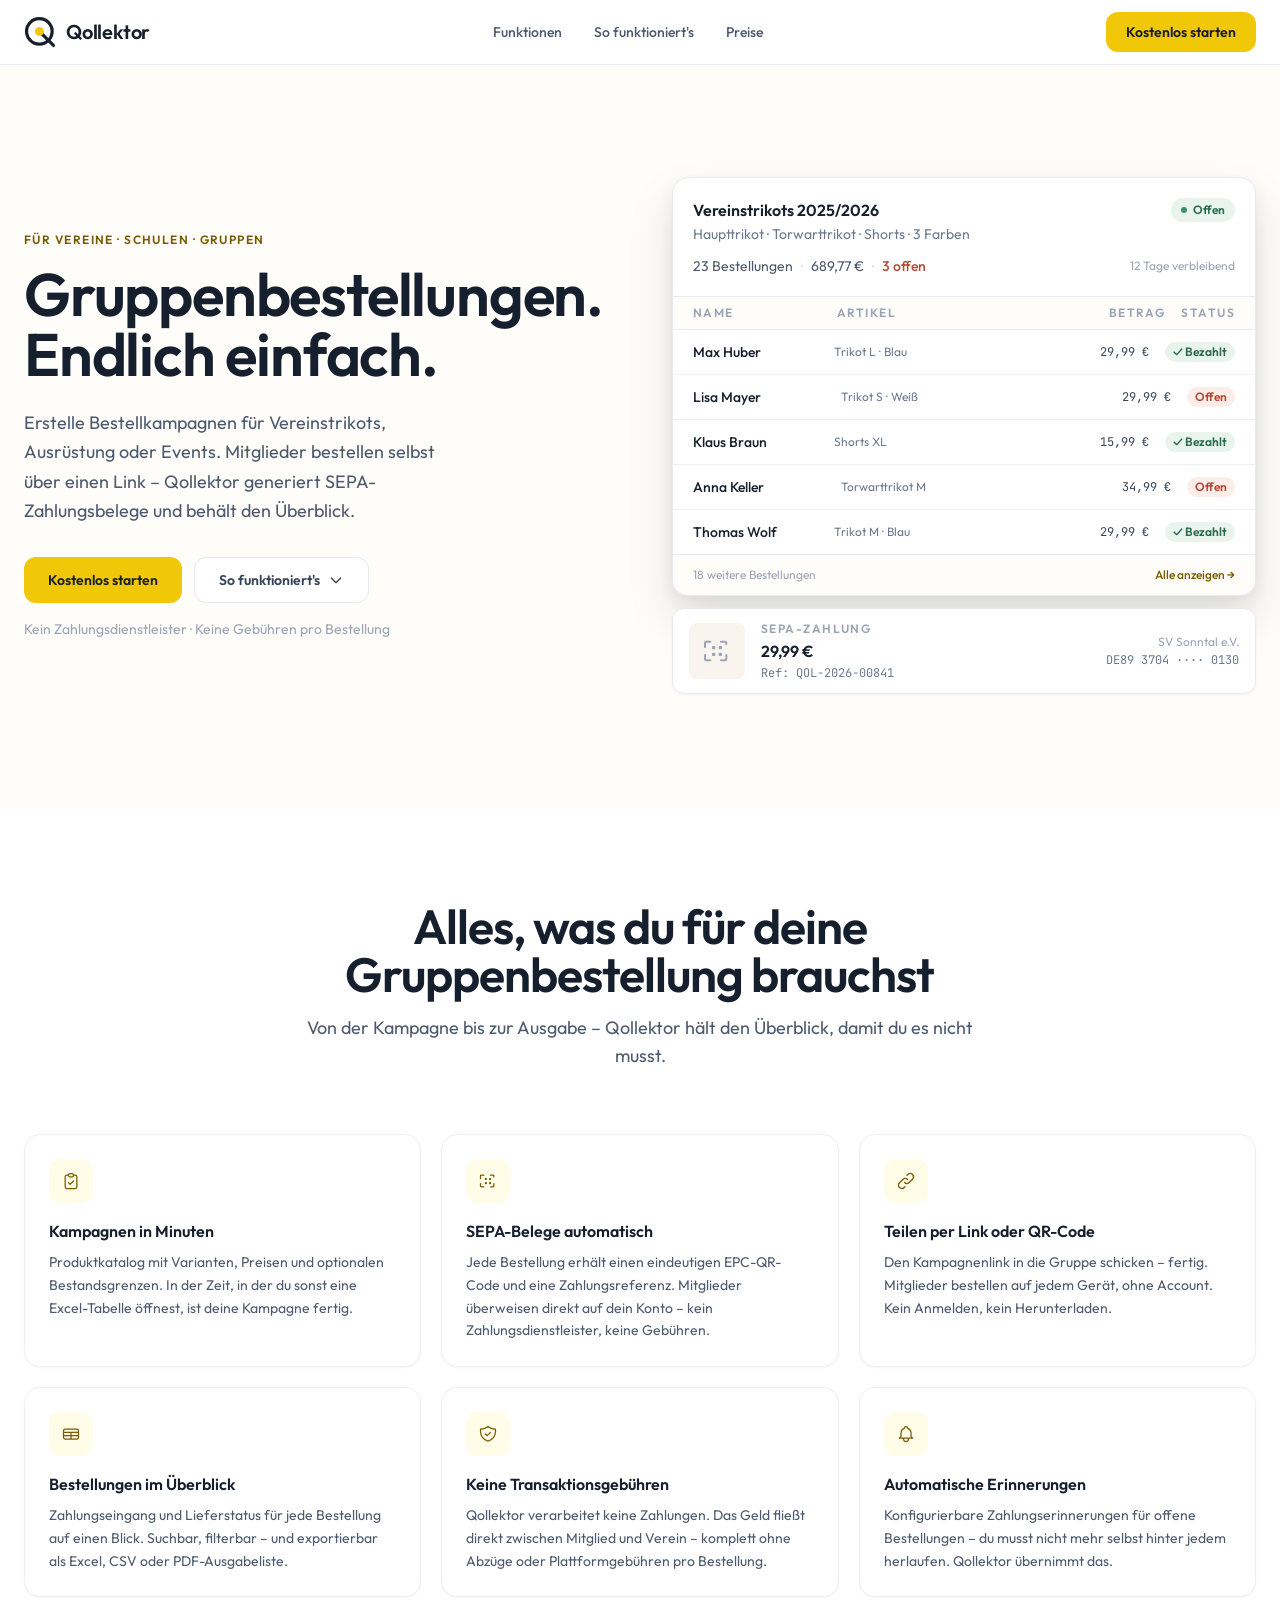
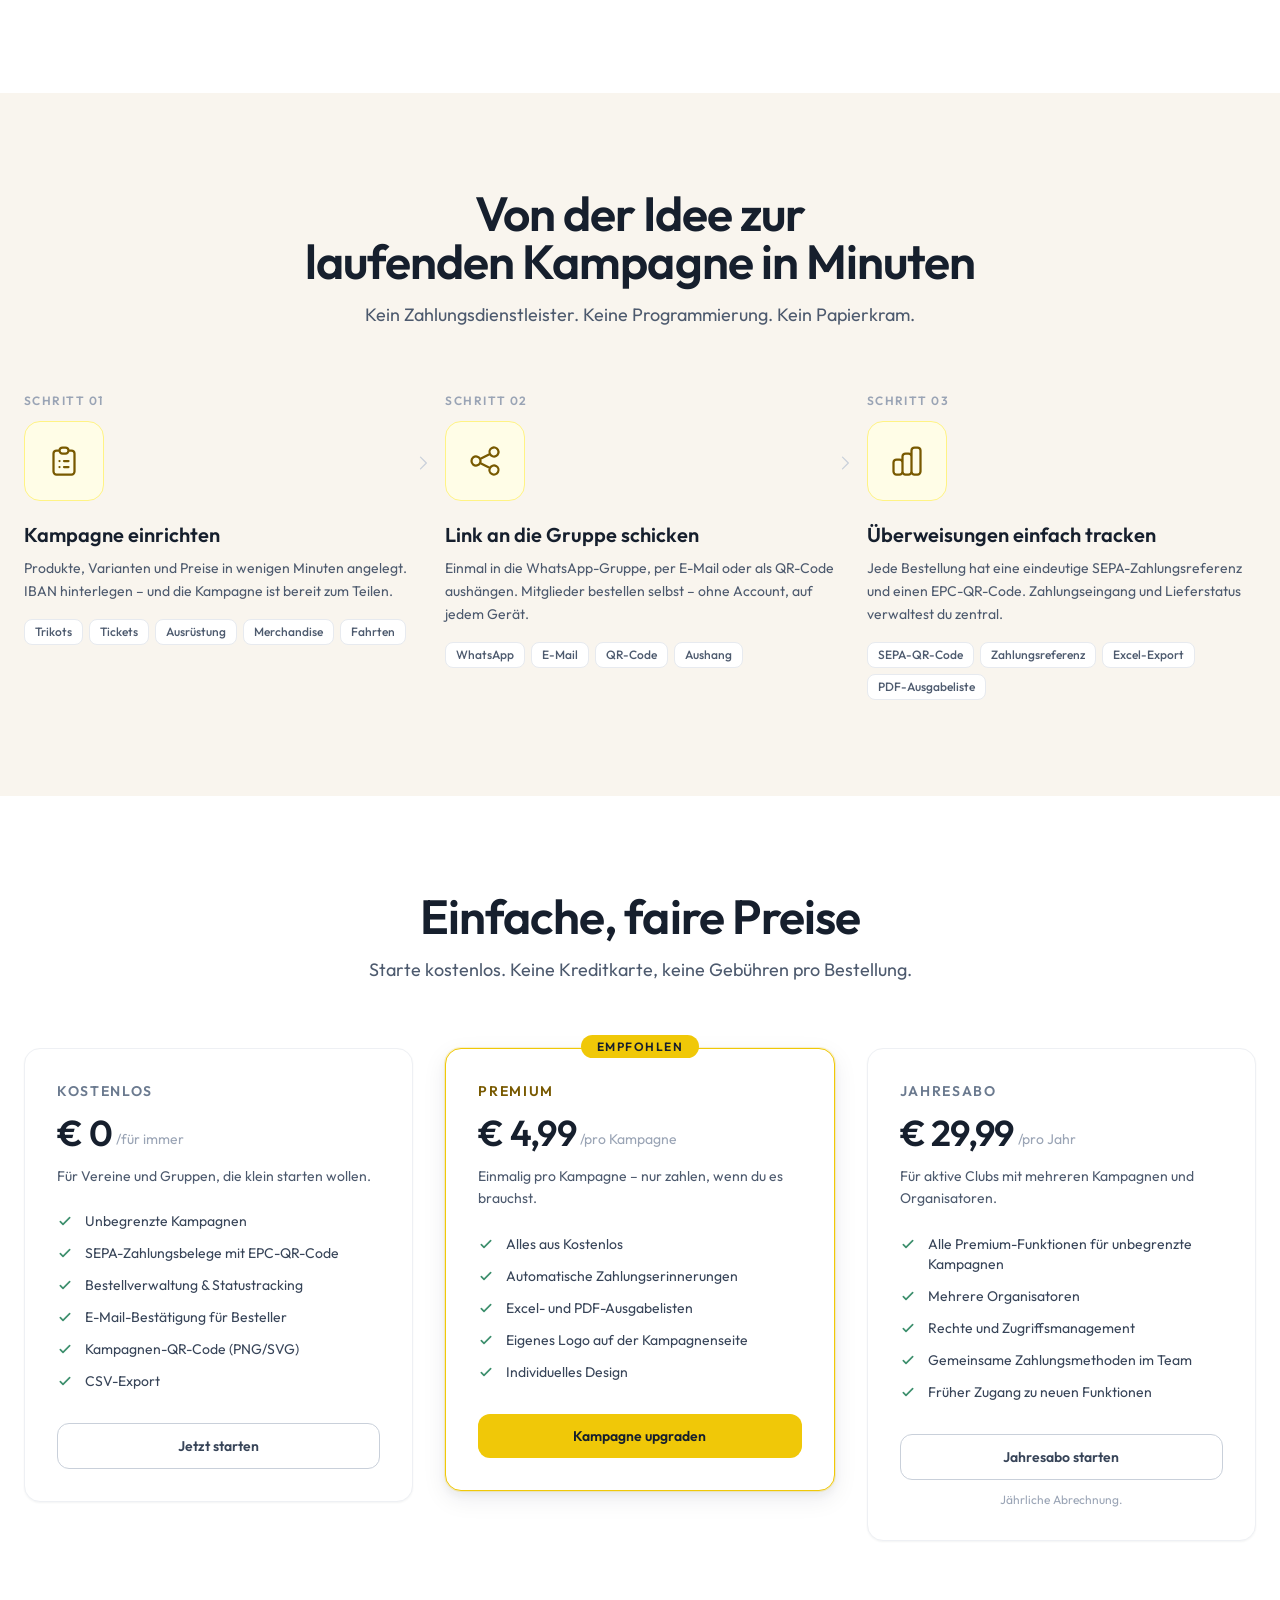
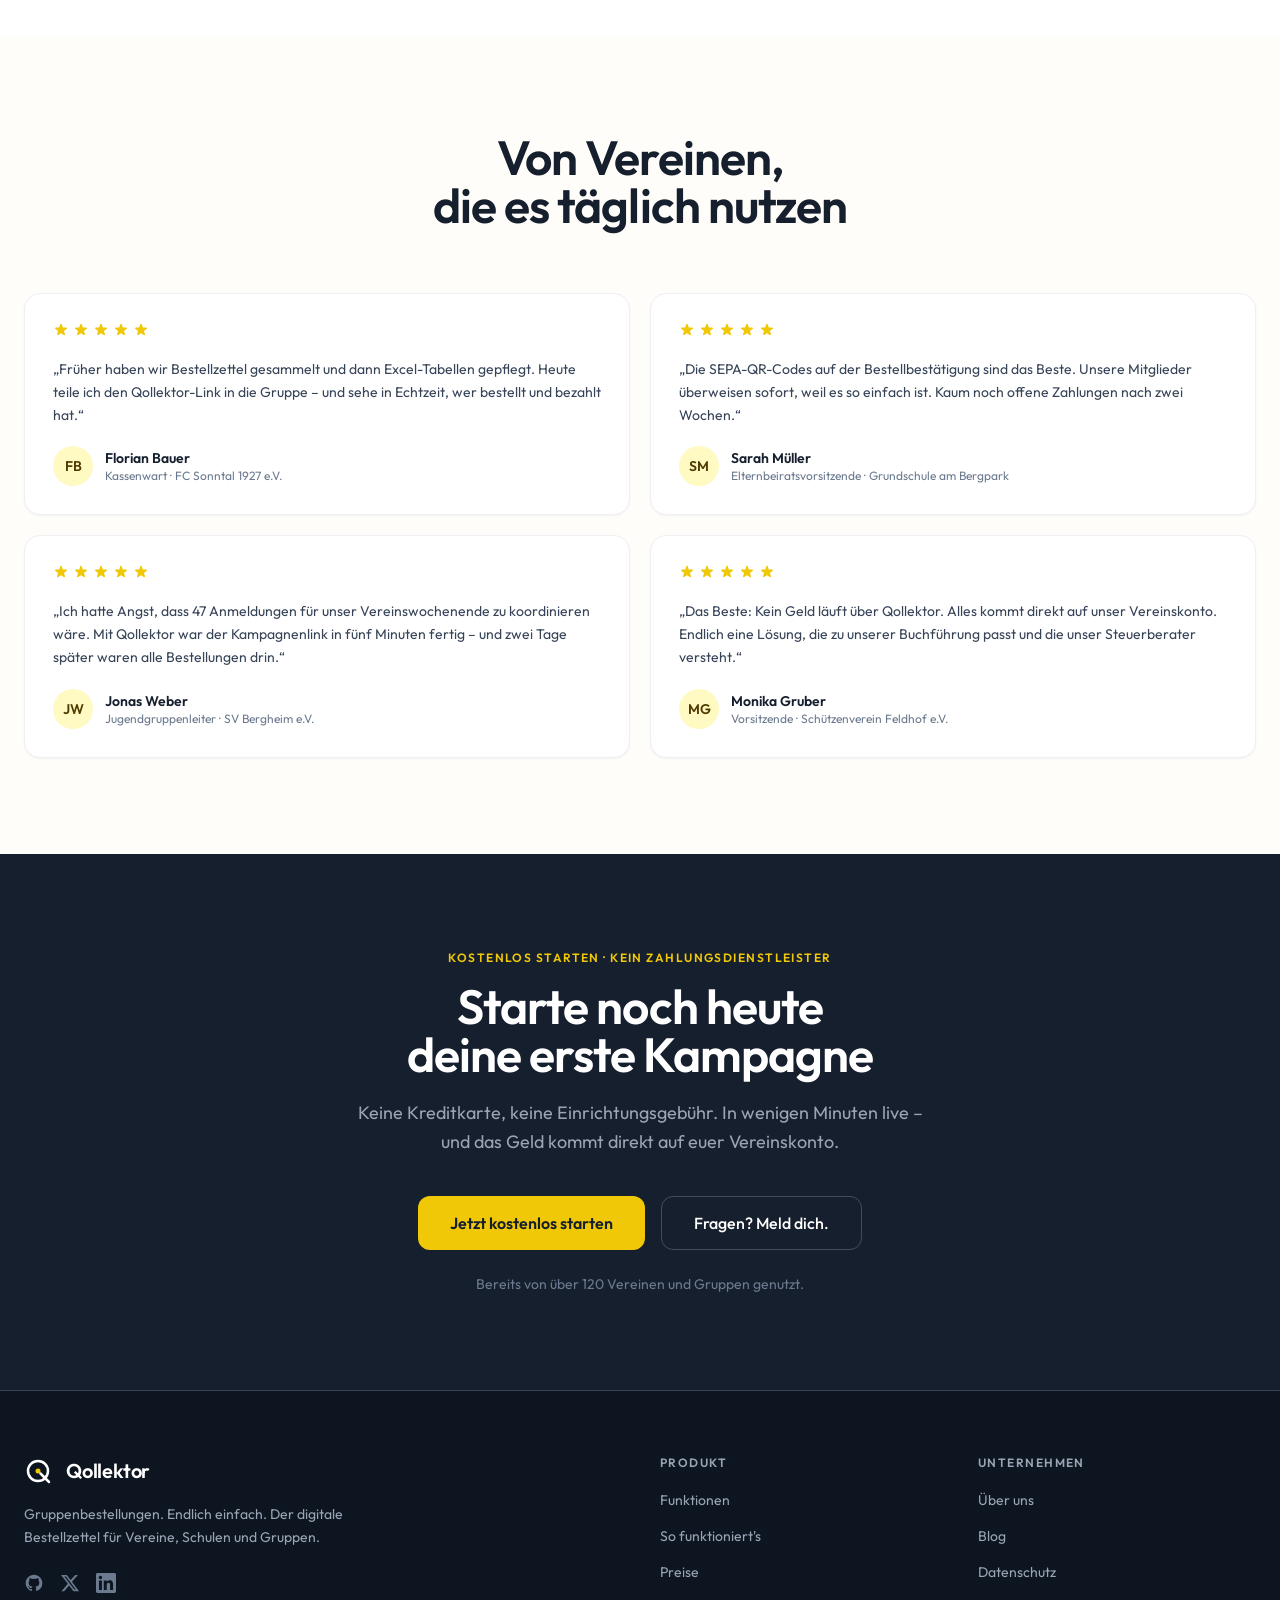
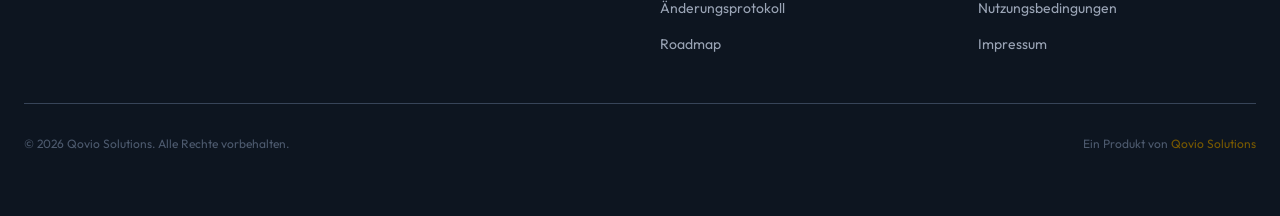
<file: index.html>
<!DOCTYPE html><html lang="de"> <head><meta charset="UTF-8"><meta name="viewport" content="width=device-width, initial-scale=1.0"><meta name="description" content="Erstelle Bestellkampagnen für Vereinstrikots, Ausrüstung oder Events. Mitglieder bestellen selbst über einen Link – Qollektor generiert SEPA-Zahlungsbelege und behält den Überblick."><link rel="icon" type="image/svg+xml" href="/favicon.svg"><link rel="preconnect" href="https://fonts.googleapis.com"><link rel="preconnect" href="https://fonts.gstatic.com" crossorigin><link href="https://fonts.googleapis.com/css2?family=Outfit:wght@400;500;600;700&family=JetBrains+Mono:wght@500&display=swap" rel="stylesheet"><title>Qollektor – Gruppenbestellungen. Endlich einfach.</title><link rel="stylesheet" href="/_astro/datenschutz.DM3uwe9v.css"></head> <body>  <header class="sticky top-0 z-50 border-b border-ink-200 bg-white"> <div class="mx-auto max-w-screen-xl px-6"> <nav class="flex h-16 items-center justify-between"> <a href="/" class="flex items-center gap-2.5"> <img src="/logo-mark.svg" alt="" class="h-8 w-8" aria-hidden="true"> <span class="font-semibold text-xl text-ink-800 tracking-[-0.01em]">Qollektor</span> </a> <ul class="hidden md:flex items-center gap-8 text-sm font-medium text-ink-600"> <li><a href="/#funktionen" class="hover:text-ink-800 transition-colors duration-200">Funktionen</a></li> <li><a href="/#so-funktionierts" class="hover:text-ink-800 transition-colors duration-200">So funktioniert's</a></li> <li><a href="/#preise" class="hover:text-ink-800 transition-colors duration-200">Preise</a></li> </ul> <a href="#" class="hidden md:inline-flex items-center rounded-xl bg-marigold-400 px-5 py-2.5 text-sm font-semibold text-ink-800 transition-colors hover:bg-marigold-500">
Kostenlos starten
</a> <button id="menu-btn" class="md:hidden flex flex-col justify-center gap-1.5 p-2" aria-label="Menü öffnen" aria-expanded="false"> <span class="block h-0.5 w-6 rounded bg-ink-800 transition-all"></span> <span class="block h-0.5 w-6 rounded bg-ink-800 transition-all"></span> <span class="block h-0.5 w-6 rounded bg-ink-800 transition-all"></span> </button> </nav> <div id="mobile-menu" class="hidden md:hidden border-t border-ink-100 pb-4 pt-3 space-y-1"> <a href="/#funktionen" class="block py-2 text-sm text-ink-600 hover:text-ink-800 transition-colors">Funktionen</a> <a href="/#so-funktionierts" class="block py-2 text-sm text-ink-600 hover:text-ink-800 transition-colors">So funktioniert's</a> <a href="/#preise" class="block py-2 text-sm text-ink-600 hover:text-ink-800 transition-colors">Preise</a> <a href="#" class="mt-3 block rounded-xl bg-marigold-400 py-2.5 text-center text-sm font-semibold text-ink-800 hover:bg-marigold-500 transition-colors">
Kostenlos starten
</a> </div> </div> </header> <script type="module">const t=document.getElementById("menu-btn"),n=document.getElementById("mobile-menu");t?.addEventListener("click",()=>{const e=n?.classList.toggle("hidden");t.setAttribute("aria-expanded",String(!e))});n?.querySelectorAll("a").forEach(e=>e.addEventListener("click",()=>{n.classList.add("hidden"),t?.setAttribute("aria-expanded","false")}));</script> <main> <section class="bg-cream-50 py-20 lg:py-28"> <div class="mx-auto max-w-screen-xl px-6"> <div class="grid lg:grid-cols-2 lg:gap-16 lg:items-center"> <!-- Text column --> <div> <p class="text-xs font-semibold uppercase tracking-eyebrow text-marigold-700">
Für Vereine · Schulen · Gruppen
</p> <h1 class="mt-4 text-5xl font-semibold leading-[1.1] tracking-[-0.02em] text-ink-800 sm:text-6xl"> <span class="block">Gruppenbestellungen.</span> <span class="block">Endlich einfach.</span> </h1> <p class="mt-6 max-w-md text-lg leading-relaxed text-ink-600">
Erstelle Bestellkampagnen für Vereinstrikots, Ausrüstung oder Events.
          Mitglieder bestellen selbst über einen Link – Qollektor generiert
          SEPA-Zahlungsbelege und behält den Überblick.
</p> <div class="mt-8 flex flex-wrap gap-3"> <a href="#" class="inline-flex items-center rounded-xl bg-marigold-400 px-6 py-3 text-sm font-semibold text-ink-800 transition-colors hover:bg-marigold-500">
Kostenlos starten
</a> <a href="#so-funktionierts" class="inline-flex items-center rounded-xl border border-ink-200 bg-white px-6 py-3 text-sm font-semibold text-ink-700 transition-colors hover:border-ink-300 hover:bg-cream-50">
So funktioniert's
<svg class="ml-2 h-4 w-4" fill="none" stroke="currentColor" viewBox="0 0 24 24"> <path stroke-linecap="round" stroke-linejoin="round" stroke-width="2" d="M19 9l-7 7-7-7"></path> </svg> </a> </div> <p class="mt-4 text-sm text-ink-400">
Kein Zahlungsdienstleister · Keine Gebühren pro Bestellung
</p> </div> <!-- Mock: Organizer campaign order view --> <div class="mt-12 lg:mt-0"> <div class="rounded-2xl border border-ink-200 bg-white shadow-lg overflow-hidden"> <!-- Campaign header --> <div class="border-b border-ink-200 p-5"> <div class="flex items-start justify-between gap-3"> <div class="min-w-0"> <p class="font-semibold text-ink-800">Vereinstrikots 2025/2026</p> <p class="mt-0.5 truncate text-sm text-ink-500">Haupttrikot · Torwarttrikot · Shorts · 3 Farben</p> </div> <span class="inline-flex flex-shrink-0 items-center gap-1.5 rounded-full bg-clover-50 px-2.5 py-1 text-xs font-semibold text-clover-700"> <span class="h-1.5 w-1.5 rounded-full bg-clover-500"></span>
Offen
</span> </div> <div class="mt-3 flex flex-wrap items-center gap-x-2 gap-y-1 text-sm"> <span class="text-ink-600">23 Bestellungen</span> <span class="text-ink-300">·</span> <span class="text-ink-600">689,77 €</span> <span class="text-ink-300">·</span> <span class="font-medium text-coral-700">3 offen</span> <span class="ml-auto text-xs text-ink-400">12 Tage verbleibend</span> </div> </div> <!-- Table head --> <div class="grid grid-cols-[1fr_2fr_auto_auto] gap-x-4 border-b border-ink-200 bg-cream-50 px-5 py-2 text-xs font-semibold uppercase tracking-eyebrow text-ink-400"> <span>Name</span> <span>Artikel</span> <span>Betrag</span> <span>Status</span> </div> <!-- Order rows --> <div class="divide-y divide-ink-100"> <div class="grid grid-cols-[1fr_2fr_auto_auto] items-center gap-x-4 px-5 py-3 text-sm"> <span class="font-medium text-ink-800">Max Huber</span> <span class="truncate text-xs text-ink-500">Trikot L · Blau</span> <span class="font-mono text-xs text-ink-700">29,99 €</span> <span class="inline-flex items-center gap-1 rounded-full bg-clover-50 px-2 py-0.5 text-xs font-semibold text-clover-700">✓ Bezahlt</span> </div> <div class="grid grid-cols-[1fr_2fr_auto_auto] items-center gap-x-4 px-5 py-3 text-sm"> <span class="font-medium text-ink-800">Lisa Mayer</span> <span class="truncate text-xs text-ink-500">Trikot S · Weiß</span> <span class="font-mono text-xs text-ink-700">29,99 €</span> <span class="inline-flex items-center gap-1 rounded-full bg-coral-50 px-2 py-0.5 text-xs font-semibold text-coral-700">Offen</span> </div> <div class="grid grid-cols-[1fr_2fr_auto_auto] items-center gap-x-4 px-5 py-3 text-sm"> <span class="font-medium text-ink-800">Klaus Braun</span> <span class="truncate text-xs text-ink-500">Shorts XL</span> <span class="font-mono text-xs text-ink-700">15,99 €</span> <span class="inline-flex items-center gap-1 rounded-full bg-clover-50 px-2 py-0.5 text-xs font-semibold text-clover-700">✓ Bezahlt</span> </div> <div class="grid grid-cols-[1fr_2fr_auto_auto] items-center gap-x-4 px-5 py-3 text-sm"> <span class="font-medium text-ink-800">Anna Keller</span> <span class="truncate text-xs text-ink-500">Torwarttrikot M</span> <span class="font-mono text-xs text-ink-700">34,99 €</span> <span class="inline-flex items-center gap-1 rounded-full bg-coral-50 px-2 py-0.5 text-xs font-semibold text-coral-700">Offen</span> </div> <div class="grid grid-cols-[1fr_2fr_auto_auto] items-center gap-x-4 px-5 py-3 text-sm"> <span class="font-medium text-ink-800">Thomas Wolf</span> <span class="truncate text-xs text-ink-500">Trikot M · Blau</span> <span class="font-mono text-xs text-ink-700">29,99 €</span> <span class="inline-flex items-center gap-1 rounded-full bg-clover-50 px-2 py-0.5 text-xs font-semibold text-clover-700">✓ Bezahlt</span> </div> </div> <!-- Card footer --> <div class="flex items-center justify-between border-t border-ink-200 bg-cream-50 px-5 py-3"> <span class="text-xs text-ink-400">18 weitere Bestellungen</span> <span class="text-xs font-medium text-marigold-700">Alle anzeigen →</span> </div> </div> <!-- SEPA teaser card below --> <div class="mt-3 flex items-center gap-4 rounded-xl border border-ink-200 bg-white px-4 py-3 shadow-xs"> <!-- QR placeholder --> <div class="flex h-14 w-14 flex-shrink-0 items-center justify-center rounded-lg bg-cream-100"> <svg class="h-8 w-8 text-ink-400" fill="none" stroke="currentColor" viewBox="0 0 24 24"> <path stroke-linecap="round" stroke-linejoin="round" stroke-width="1.5" d="M3 9V6a1 1 0 011-1h3M3 15v3a1 1 0 001 1h3m12-4v3a1 1 0 01-1 1h-3m4-12V6a1 1 0 00-1-1h-3M9 9h1v1H9V9zm5 0h1v1h-1V9zm-5 5h1v1H9v-1zm5 0h1v1h-1v-1z"></path> </svg> </div> <div class="min-w-0"> <p class="text-xs font-semibold uppercase tracking-eyebrow text-ink-400">SEPA-Zahlung</p> <p class="mt-0.5 font-semibold text-ink-800">29,99 €</p> <p class="mt-0.5 font-mono text-xs text-ink-500">Ref: QOL-2026-00841</p> </div> <div class="ml-auto text-right"> <p class="text-xs text-ink-400">SV Sonntal e.V.</p> <p class="mt-0.5 font-mono text-xs text-ink-500">DE89 3704 ···· 0130</p> </div> </div> </div> </div> </div> </section> <section id="funktionen" class="bg-white py-24"> <div class="mx-auto max-w-screen-xl px-6"> <div class="mx-auto max-w-2xl text-center"> <h2 class="text-4xl font-semibold tracking-[-0.02em] text-ink-800 sm:text-5xl"> <span class="block">Alles, was du für deine</span> <span class="block">Gruppenbestellung brauchst</span> </h2> <p class="mt-4 text-lg text-ink-600">
Von der Kampagne bis zur Ausgabe – Qollektor hält den Überblick, damit du es nicht musst.
</p> </div> <div class="mt-16 grid gap-5 sm:grid-cols-2 lg:grid-cols-3"> <div class="group rounded-2xl border border-ink-100 bg-white p-6 shadow-xs transition-all duration-200 hover:-translate-y-px hover:shadow-md"> <div class="inline-flex h-11 w-11 items-center justify-center rounded-xl bg-marigold-50 text-marigold-700"> <svg class="h-5 w-5" fill="none" stroke="currentColor" viewBox="0 0 24 24"><path stroke-linecap="round" stroke-linejoin="round" stroke-width="1.5" d="M9 5H7a2 2 0 00-2 2v12a2 2 0 002 2h10a2 2 0 002-2V7a2 2 0 00-2-2h-2M9 5a2 2 0 002 2h2a2 2 0 002-2M9 5a2 2 0 012-2h2a2 2 0 012 2m-6 9l2 2 4-4"/></svg> </div> <h3 class="mt-4 text-base font-semibold text-ink-800">Kampagnen in Minuten</h3> <p class="mt-2 text-sm leading-relaxed text-ink-600">Produktkatalog mit Varianten, Preisen und optionalen Bestandsgrenzen. In der Zeit, in der du sonst eine Excel-Tabelle öffnest, ist deine Kampagne fertig.</p> </div><div class="group rounded-2xl border border-ink-100 bg-white p-6 shadow-xs transition-all duration-200 hover:-translate-y-px hover:shadow-md"> <div class="inline-flex h-11 w-11 items-center justify-center rounded-xl bg-marigold-50 text-marigold-700"> <svg class="h-5 w-5" fill="none" stroke="currentColor" viewBox="0 0 24 24"><path stroke-linecap="round" stroke-linejoin="round" stroke-width="1.5" d="M3 9V6a1 1 0 011-1h3M3 15v3a1 1 0 001 1h3m12-4v3a1 1 0 01-1 1h-3m4-12V6a1 1 0 00-1-1h-3M9 9h1v1H9V9zm5 0h1v1h-1V9zm-5 5h1v1H9v-1zm5 0h1v1h-1v-1z"/></svg> </div> <h3 class="mt-4 text-base font-semibold text-ink-800">SEPA-Belege automatisch</h3> <p class="mt-2 text-sm leading-relaxed text-ink-600">Jede Bestellung erhält einen eindeutigen EPC-QR-Code und eine Zahlungsreferenz. Mitglieder überweisen direkt auf dein Konto – kein Zahlungsdienstleister, keine Gebühren.</p> </div><div class="group rounded-2xl border border-ink-100 bg-white p-6 shadow-xs transition-all duration-200 hover:-translate-y-px hover:shadow-md"> <div class="inline-flex h-11 w-11 items-center justify-center rounded-xl bg-marigold-50 text-marigold-700"> <svg class="h-5 w-5" fill="none" stroke="currentColor" viewBox="0 0 24 24"><path stroke-linecap="round" stroke-linejoin="round" stroke-width="1.5" d="M13.828 10.172a4 4 0 00-5.656 0l-4 4a4 4 0 105.656 5.656l1.102-1.101m-.758-4.899a4 4 0 005.656 0l4-4a4 4 0 00-5.656-5.656l-1.1 1.1"/></svg> </div> <h3 class="mt-4 text-base font-semibold text-ink-800">Teilen per Link oder QR-Code</h3> <p class="mt-2 text-sm leading-relaxed text-ink-600">Den Kampagnenlink in die Gruppe schicken – fertig. Mitglieder bestellen auf jedem Gerät, ohne Account. Kein Anmelden, kein Herunterladen.</p> </div><div class="group rounded-2xl border border-ink-100 bg-white p-6 shadow-xs transition-all duration-200 hover:-translate-y-px hover:shadow-md"> <div class="inline-flex h-11 w-11 items-center justify-center rounded-xl bg-marigold-50 text-marigold-700"> <svg class="h-5 w-5" fill="none" stroke="currentColor" viewBox="0 0 24 24"><path stroke-linecap="round" stroke-linejoin="round" stroke-width="1.5" d="M3 10h18M3 14h18m-9-4v8m-7 0h14a2 2 0 002-2V8a2 2 0 00-2-2H5a2 2 0 00-2 2v8a2 2 0 002 2z"/></svg> </div> <h3 class="mt-4 text-base font-semibold text-ink-800">Bestellungen im Überblick</h3> <p class="mt-2 text-sm leading-relaxed text-ink-600">Zahlungseingang und Lieferstatus für jede Bestellung auf einen Blick. Suchbar, filterbar – und exportierbar als Excel, CSV oder PDF-Ausgabeliste.</p> </div><div class="group rounded-2xl border border-ink-100 bg-white p-6 shadow-xs transition-all duration-200 hover:-translate-y-px hover:shadow-md"> <div class="inline-flex h-11 w-11 items-center justify-center rounded-xl bg-marigold-50 text-marigold-700"> <svg class="h-5 w-5" fill="none" stroke="currentColor" viewBox="0 0 24 24"><path stroke-linecap="round" stroke-linejoin="round" stroke-width="1.5" d="M9 12l2 2 4-4m5.618-4.016A11.955 11.955 0 0112 2.944a11.955 11.955 0 01-8.618 3.04A12.02 12.02 0 003 9c0 5.591 3.824 10.29 9 11.622 5.176-1.332 9-6.03 9-11.622 0-1.042-.133-2.052-.382-3.016z"/></svg> </div> <h3 class="mt-4 text-base font-semibold text-ink-800">Keine Transaktionsgebühren</h3> <p class="mt-2 text-sm leading-relaxed text-ink-600">Qollektor verarbeitet keine Zahlungen. Das Geld fließt direkt zwischen Mitglied und Verein – komplett ohne Abzüge oder Plattformgebühren pro Bestellung.</p> </div><div class="group rounded-2xl border border-ink-100 bg-white p-6 shadow-xs transition-all duration-200 hover:-translate-y-px hover:shadow-md"> <div class="inline-flex h-11 w-11 items-center justify-center rounded-xl bg-marigold-50 text-marigold-700"> <svg class="h-5 w-5" fill="none" stroke="currentColor" viewBox="0 0 24 24"><path stroke-linecap="round" stroke-linejoin="round" stroke-width="1.5" d="M15 17h5l-1.405-1.405A2.032 2.032 0 0118 14.158V11a6.002 6.002 0 00-4-5.659V5a2 2 0 10-4 0v.341C7.67 6.165 6 8.388 6 11v3.159c0 .538-.214 1.055-.595 1.436L4 17h5m6 0v1a3 3 0 11-6 0v-1m6 0H9"/></svg> </div> <h3 class="mt-4 text-base font-semibold text-ink-800">Automatische Erinnerungen</h3> <p class="mt-2 text-sm leading-relaxed text-ink-600">Konfigurierbare Zahlungserinnerungen für offene Bestellungen – du musst nicht mehr selbst hinter jedem herlaufen. Qollektor übernimmt das.</p> </div> </div> </div> </section> <section id="so-funktionierts" class="bg-cream-100 py-24"> <div class="mx-auto max-w-screen-xl px-6"> <div class="mx-auto max-w-2xl text-center"> <h2 class="text-4xl font-semibold tracking-[-0.02em] text-ink-800 sm:text-5xl"> <span class="block">Von der Idee zur</span> <span class="block">laufenden Kampagne in Minuten</span> </h2> <p class="mt-4 text-lg text-ink-600">
Kein Zahlungsdienstleister. Keine Programmierung. Kein Papierkram.
</p> </div> <div class="mt-16 grid gap-12 lg:grid-cols-3 lg:gap-8"> <div class="relative"> <p class="text-xs font-semibold uppercase tracking-eyebrow text-ink-400">
Schritt 01 </p> <div class="mt-3 flex h-20 w-20 items-center justify-center rounded-2xl border border-marigold-200 bg-marigold-50 text-marigold-700"> <svg class="h-9 w-9" fill="none" stroke="currentColor" viewBox="0 0 24 24">
      <path stroke-linecap="round" stroke-linejoin="round" stroke-width="1.5" d="M9 5H7a2 2 0 00-2 2v12a2 2 0 002 2h10a2 2 0 002-2V7a2 2 0 00-2-2h-2M9 5a2 2 0 002 2h2a2 2 0 002-2M9 5a2 2 0 012-2h2a2 2 0 012 2m-3 7h3m-3 4h3m-6-4h.01M9 16h.01"/>
    </svg> </div> <h3 class="mt-5 text-xl font-semibold text-ink-800">Kampagne einrichten</h3> <p class="mt-2 text-sm leading-relaxed text-ink-600">Produkte, Varianten und Preise in wenigen Minuten angelegt. IBAN hinterlegen – und die Kampagne ist bereit zum Teilen.</p> <div class="mt-4 flex flex-wrap gap-1.5"> <span class="rounded-lg border border-ink-200 bg-white px-2.5 py-1 text-xs font-medium text-ink-600"> Trikots </span><span class="rounded-lg border border-ink-200 bg-white px-2.5 py-1 text-xs font-medium text-ink-600"> Tickets </span><span class="rounded-lg border border-ink-200 bg-white px-2.5 py-1 text-xs font-medium text-ink-600"> Ausrüstung </span><span class="rounded-lg border border-ink-200 bg-white px-2.5 py-1 text-xs font-medium text-ink-600"> Merchandise </span><span class="rounded-lg border border-ink-200 bg-white px-2.5 py-1 text-xs font-medium text-ink-600"> Fahrten </span> </div> <div class="hidden lg:flex absolute top-[3.75rem] -right-5 items-center justify-center text-ink-300"> <svg class="h-5 w-5" fill="none" stroke="currentColor" viewBox="0 0 24 24"> <path stroke-linecap="round" stroke-linejoin="round" stroke-width="1.5" d="M9 5l7 7-7 7"></path> </svg> </div> </div><div class="relative"> <p class="text-xs font-semibold uppercase tracking-eyebrow text-ink-400">
Schritt 02 </p> <div class="mt-3 flex h-20 w-20 items-center justify-center rounded-2xl border border-marigold-200 bg-marigold-50 text-marigold-700"> <svg class="h-9 w-9" fill="none" stroke="currentColor" viewBox="0 0 24 24">
      <path stroke-linecap="round" stroke-linejoin="round" stroke-width="1.5" d="M8.684 13.342C8.886 12.938 9 12.482 9 12c0-.482-.114-.938-.316-1.342m0 2.684a3 3 0 110-2.684m0 2.684l6.632 3.316m-6.632-6l6.632-3.316m0 0a3 3 0 105.367-2.684 3 3 0 00-5.367 2.684zm0 9.316a3 3 0 105.368 2.684 3 3 0 00-5.368-2.684z"/>
    </svg> </div> <h3 class="mt-5 text-xl font-semibold text-ink-800">Link an die Gruppe schicken</h3> <p class="mt-2 text-sm leading-relaxed text-ink-600">Einmal in die WhatsApp-Gruppe, per E-Mail oder als QR-Code aushängen. Mitglieder bestellen selbst – ohne Account, auf jedem Gerät.</p> <div class="mt-4 flex flex-wrap gap-1.5"> <span class="rounded-lg border border-ink-200 bg-white px-2.5 py-1 text-xs font-medium text-ink-600"> WhatsApp </span><span class="rounded-lg border border-ink-200 bg-white px-2.5 py-1 text-xs font-medium text-ink-600"> E-Mail </span><span class="rounded-lg border border-ink-200 bg-white px-2.5 py-1 text-xs font-medium text-ink-600"> QR-Code </span><span class="rounded-lg border border-ink-200 bg-white px-2.5 py-1 text-xs font-medium text-ink-600"> Aushang </span> </div> <div class="hidden lg:flex absolute top-[3.75rem] -right-5 items-center justify-center text-ink-300"> <svg class="h-5 w-5" fill="none" stroke="currentColor" viewBox="0 0 24 24"> <path stroke-linecap="round" stroke-linejoin="round" stroke-width="1.5" d="M9 5l7 7-7 7"></path> </svg> </div> </div><div class="relative"> <p class="text-xs font-semibold uppercase tracking-eyebrow text-ink-400">
Schritt 03 </p> <div class="mt-3 flex h-20 w-20 items-center justify-center rounded-2xl border border-marigold-200 bg-marigold-50 text-marigold-700"> <svg class="h-9 w-9" fill="none" stroke="currentColor" viewBox="0 0 24 24">
      <path stroke-linecap="round" stroke-linejoin="round" stroke-width="1.5" d="M9 19v-6a2 2 0 00-2-2H5a2 2 0 00-2 2v6a2 2 0 002 2h2a2 2 0 002-2zm0 0V9a2 2 0 012-2h2a2 2 0 012 2v10m-6 0a2 2 0 002 2h2a2 2 0 002-2m0 0V5a2 2 0 012-2h2a2 2 0 012 2v14a2 2 0 01-2 2h-2a2 2 0 01-2-2z"/>
    </svg> </div> <h3 class="mt-5 text-xl font-semibold text-ink-800">Überweisungen einfach tracken</h3> <p class="mt-2 text-sm leading-relaxed text-ink-600">Jede Bestellung hat eine eindeutige SEPA-Zahlungsreferenz und einen EPC-QR-Code. Zahlungseingang und Lieferstatus verwaltest du zentral.</p> <div class="mt-4 flex flex-wrap gap-1.5"> <span class="rounded-lg border border-ink-200 bg-white px-2.5 py-1 text-xs font-medium text-ink-600"> SEPA-QR-Code </span><span class="rounded-lg border border-ink-200 bg-white px-2.5 py-1 text-xs font-medium text-ink-600"> Zahlungsreferenz </span><span class="rounded-lg border border-ink-200 bg-white px-2.5 py-1 text-xs font-medium text-ink-600"> Excel-Export </span><span class="rounded-lg border border-ink-200 bg-white px-2.5 py-1 text-xs font-medium text-ink-600"> PDF-Ausgabeliste </span> </div>  </div> </div> </div> </section> <section id="preise" class="bg-white py-24"> <div class="mx-auto max-w-screen-xl px-6"> <div class="mx-auto max-w-2xl text-center"> <h2 class="text-4xl font-semibold tracking-[-0.02em] text-ink-800 sm:text-5xl">
Einfache, faire Preise
</h2> <p class="mt-4 text-lg text-ink-600">
Starte kostenlos. Keine Kreditkarte, keine Gebühren pro Bestellung.
</p> </div> <div class="mt-16 grid gap-8 lg:grid-cols-3 lg:items-start"> <div class="relative flex flex-col rounded-2xl border p-8 border-ink-100 bg-white shadow-xs">  <div> <p class="text-sm font-semibold uppercase tracking-eyebrow text-ink-500"> Kostenlos </p> <div class="mt-3 flex items-end gap-1"> <span class="text-4xl font-semibold tracking-[-0.02em] text-ink-800">€ 0</span> <span class="mb-1 text-sm text-ink-400">/für immer</span> </div> <p class="mt-3 text-sm leading-relaxed text-ink-600">Für Vereine und Gruppen, die klein starten wollen.</p> </div> <ul class="mt-6 flex-1 space-y-3"> <li class="flex items-start gap-3 text-sm text-ink-700"> <svg class="mt-0.5 h-4 w-4 flex-shrink-0 text-clover-500" fill="none" stroke="currentColor" viewBox="0 0 24 24"> <path stroke-linecap="round" stroke-linejoin="round" stroke-width="2.5" d="M5 13l4 4L19 7"></path> </svg> Unbegrenzte Kampagnen </li><li class="flex items-start gap-3 text-sm text-ink-700"> <svg class="mt-0.5 h-4 w-4 flex-shrink-0 text-clover-500" fill="none" stroke="currentColor" viewBox="0 0 24 24"> <path stroke-linecap="round" stroke-linejoin="round" stroke-width="2.5" d="M5 13l4 4L19 7"></path> </svg> SEPA-Zahlungsbelege mit EPC-QR-Code </li><li class="flex items-start gap-3 text-sm text-ink-700"> <svg class="mt-0.5 h-4 w-4 flex-shrink-0 text-clover-500" fill="none" stroke="currentColor" viewBox="0 0 24 24"> <path stroke-linecap="round" stroke-linejoin="round" stroke-width="2.5" d="M5 13l4 4L19 7"></path> </svg> Bestellverwaltung &amp; Statustracking </li><li class="flex items-start gap-3 text-sm text-ink-700"> <svg class="mt-0.5 h-4 w-4 flex-shrink-0 text-clover-500" fill="none" stroke="currentColor" viewBox="0 0 24 24"> <path stroke-linecap="round" stroke-linejoin="round" stroke-width="2.5" d="M5 13l4 4L19 7"></path> </svg> E-Mail-Bestätigung für Besteller </li><li class="flex items-start gap-3 text-sm text-ink-700"> <svg class="mt-0.5 h-4 w-4 flex-shrink-0 text-clover-500" fill="none" stroke="currentColor" viewBox="0 0 24 24"> <path stroke-linecap="round" stroke-linejoin="round" stroke-width="2.5" d="M5 13l4 4L19 7"></path> </svg> Kampagnen-QR-Code (PNG/SVG) </li><li class="flex items-start gap-3 text-sm text-ink-700"> <svg class="mt-0.5 h-4 w-4 flex-shrink-0 text-clover-500" fill="none" stroke="currentColor" viewBox="0 0 24 24"> <path stroke-linecap="round" stroke-linejoin="round" stroke-width="2.5" d="M5 13l4 4L19 7"></path> </svg> CSV-Export </li> </ul> <a href="#" class="mt-8 block rounded-xl py-3 text-center text-sm font-semibold transition-colors border border-ink-300 bg-white text-ink-700 hover:border-ink-400 hover:bg-cream-50"> Jetzt starten </a>  </div><div class="relative flex flex-col rounded-2xl border p-8 border-marigold-400 bg-white shadow-md ring-1 ring-marigold-400/20"> <div class="absolute -top-4 left-1/2 -translate-x-1/2"> <span class="rounded-full bg-marigold-400 px-4 py-1 text-xs font-semibold uppercase tracking-eyebrow text-ink-800">
Empfohlen
</span> </div> <div> <p class="text-sm font-semibold uppercase tracking-eyebrow text-marigold-700"> Premium </p> <div class="mt-3 flex items-end gap-1"> <span class="text-4xl font-semibold tracking-[-0.02em] text-ink-800">€ 4,99</span> <span class="mb-1 text-sm text-ink-400">/pro Kampagne</span> </div> <p class="mt-3 text-sm leading-relaxed text-ink-600">Einmalig pro Kampagne – nur zahlen, wenn du es brauchst.</p> </div> <ul class="mt-6 flex-1 space-y-3"> <li class="flex items-start gap-3 text-sm text-ink-700"> <svg class="mt-0.5 h-4 w-4 flex-shrink-0 text-clover-500" fill="none" stroke="currentColor" viewBox="0 0 24 24"> <path stroke-linecap="round" stroke-linejoin="round" stroke-width="2.5" d="M5 13l4 4L19 7"></path> </svg> Alles aus Kostenlos </li><li class="flex items-start gap-3 text-sm text-ink-700"> <svg class="mt-0.5 h-4 w-4 flex-shrink-0 text-clover-500" fill="none" stroke="currentColor" viewBox="0 0 24 24"> <path stroke-linecap="round" stroke-linejoin="round" stroke-width="2.5" d="M5 13l4 4L19 7"></path> </svg> Automatische Zahlungserinnerungen </li><li class="flex items-start gap-3 text-sm text-ink-700"> <svg class="mt-0.5 h-4 w-4 flex-shrink-0 text-clover-500" fill="none" stroke="currentColor" viewBox="0 0 24 24"> <path stroke-linecap="round" stroke-linejoin="round" stroke-width="2.5" d="M5 13l4 4L19 7"></path> </svg> Excel- und PDF-Ausgabelisten </li><li class="flex items-start gap-3 text-sm text-ink-700"> <svg class="mt-0.5 h-4 w-4 flex-shrink-0 text-clover-500" fill="none" stroke="currentColor" viewBox="0 0 24 24"> <path stroke-linecap="round" stroke-linejoin="round" stroke-width="2.5" d="M5 13l4 4L19 7"></path> </svg> Eigenes Logo auf der Kampagnenseite </li><li class="flex items-start gap-3 text-sm text-ink-700"> <svg class="mt-0.5 h-4 w-4 flex-shrink-0 text-clover-500" fill="none" stroke="currentColor" viewBox="0 0 24 24"> <path stroke-linecap="round" stroke-linejoin="round" stroke-width="2.5" d="M5 13l4 4L19 7"></path> </svg> Individuelles Design </li> </ul> <a href="#" class="mt-8 block rounded-xl py-3 text-center text-sm font-semibold transition-colors bg-marigold-400 text-ink-800 hover:bg-marigold-500"> Kampagne upgraden </a>  </div><div class="relative flex flex-col rounded-2xl border p-8 border-ink-100 bg-white shadow-xs">  <div> <p class="text-sm font-semibold uppercase tracking-eyebrow text-ink-500"> Jahresabo </p> <div class="mt-3 flex items-end gap-1"> <span class="text-4xl font-semibold tracking-[-0.02em] text-ink-800">€ 29,99</span> <span class="mb-1 text-sm text-ink-400">/pro Jahr</span> </div> <p class="mt-3 text-sm leading-relaxed text-ink-600">Für aktive Clubs mit mehreren Kampagnen und Organisatoren.</p> </div> <ul class="mt-6 flex-1 space-y-3"> <li class="flex items-start gap-3 text-sm text-ink-700"> <svg class="mt-0.5 h-4 w-4 flex-shrink-0 text-clover-500" fill="none" stroke="currentColor" viewBox="0 0 24 24"> <path stroke-linecap="round" stroke-linejoin="round" stroke-width="2.5" d="M5 13l4 4L19 7"></path> </svg> Alle Premium-Funktionen für unbegrenzte Kampagnen </li><li class="flex items-start gap-3 text-sm text-ink-700"> <svg class="mt-0.5 h-4 w-4 flex-shrink-0 text-clover-500" fill="none" stroke="currentColor" viewBox="0 0 24 24"> <path stroke-linecap="round" stroke-linejoin="round" stroke-width="2.5" d="M5 13l4 4L19 7"></path> </svg> Mehrere Organisatoren </li><li class="flex items-start gap-3 text-sm text-ink-700"> <svg class="mt-0.5 h-4 w-4 flex-shrink-0 text-clover-500" fill="none" stroke="currentColor" viewBox="0 0 24 24"> <path stroke-linecap="round" stroke-linejoin="round" stroke-width="2.5" d="M5 13l4 4L19 7"></path> </svg> Rechte und Zugriffsmanagement </li><li class="flex items-start gap-3 text-sm text-ink-700"> <svg class="mt-0.5 h-4 w-4 flex-shrink-0 text-clover-500" fill="none" stroke="currentColor" viewBox="0 0 24 24"> <path stroke-linecap="round" stroke-linejoin="round" stroke-width="2.5" d="M5 13l4 4L19 7"></path> </svg> Gemeinsame Zahlungsmethoden im Team </li><li class="flex items-start gap-3 text-sm text-ink-700"> <svg class="mt-0.5 h-4 w-4 flex-shrink-0 text-clover-500" fill="none" stroke="currentColor" viewBox="0 0 24 24"> <path stroke-linecap="round" stroke-linejoin="round" stroke-width="2.5" d="M5 13l4 4L19 7"></path> </svg> Früher Zugang zu neuen Funktionen </li> </ul> <a href="#" class="mt-8 block rounded-xl py-3 text-center text-sm font-semibold transition-colors border border-ink-300 bg-white text-ink-700 hover:border-ink-400 hover:bg-cream-50"> Jahresabo starten </a> <p class="mt-3 text-center text-xs text-ink-400">Jährliche Abrechnung.</p> </div> </div> </div> </section> <section class="bg-cream-50 py-24"> <div class="mx-auto max-w-screen-xl px-6"> <div class="mx-auto max-w-2xl text-center"> <h2 class="text-4xl font-semibold tracking-[-0.02em] text-ink-800 sm:text-5xl"> <span class="block">Von Vereinen,</span> <span class="block">die es täglich nutzen</span> </h2> </div> <div class="mt-16 grid gap-5 sm:grid-cols-2"> <figure class="flex flex-col gap-5 rounded-2xl border border-ink-100 bg-white p-7 shadow-xs"> <!-- Stars --> <div class="flex gap-1"> <svg class="h-4 w-4 text-marigold-400" fill="currentColor" viewBox="0 0 20 20"> <path d="M9.049 2.927c.3-.921 1.603-.921 1.902 0l1.07 3.292a1 1 0 00.95.69h3.462c.969 0 1.371 1.24.588 1.81l-2.8 2.034a1 1 0 00-.364 1.118l1.07 3.292c.3.921-.755 1.688-1.54 1.118l-2.8-2.034a1 1 0 00-1.175 0l-2.8 2.034c-.784.57-1.838-.197-1.539-1.118l1.07-3.292a1 1 0 00-.364-1.118L2.98 8.72c-.783-.57-.38-1.81.588-1.81h3.461a1 1 0 00.951-.69l1.07-3.292z"></path> </svg><svg class="h-4 w-4 text-marigold-400" fill="currentColor" viewBox="0 0 20 20"> <path d="M9.049 2.927c.3-.921 1.603-.921 1.902 0l1.07 3.292a1 1 0 00.95.69h3.462c.969 0 1.371 1.24.588 1.81l-2.8 2.034a1 1 0 00-.364 1.118l1.07 3.292c.3.921-.755 1.688-1.54 1.118l-2.8-2.034a1 1 0 00-1.175 0l-2.8 2.034c-.784.57-1.838-.197-1.539-1.118l1.07-3.292a1 1 0 00-.364-1.118L2.98 8.72c-.783-.57-.38-1.81.588-1.81h3.461a1 1 0 00.951-.69l1.07-3.292z"></path> </svg><svg class="h-4 w-4 text-marigold-400" fill="currentColor" viewBox="0 0 20 20"> <path d="M9.049 2.927c.3-.921 1.603-.921 1.902 0l1.07 3.292a1 1 0 00.95.69h3.462c.969 0 1.371 1.24.588 1.81l-2.8 2.034a1 1 0 00-.364 1.118l1.07 3.292c.3.921-.755 1.688-1.54 1.118l-2.8-2.034a1 1 0 00-1.175 0l-2.8 2.034c-.784.57-1.838-.197-1.539-1.118l1.07-3.292a1 1 0 00-.364-1.118L2.98 8.72c-.783-.57-.38-1.81.588-1.81h3.461a1 1 0 00.951-.69l1.07-3.292z"></path> </svg><svg class="h-4 w-4 text-marigold-400" fill="currentColor" viewBox="0 0 20 20"> <path d="M9.049 2.927c.3-.921 1.603-.921 1.902 0l1.07 3.292a1 1 0 00.95.69h3.462c.969 0 1.371 1.24.588 1.81l-2.8 2.034a1 1 0 00-.364 1.118l1.07 3.292c.3.921-.755 1.688-1.54 1.118l-2.8-2.034a1 1 0 00-1.175 0l-2.8 2.034c-.784.57-1.838-.197-1.539-1.118l1.07-3.292a1 1 0 00-.364-1.118L2.98 8.72c-.783-.57-.38-1.81.588-1.81h3.461a1 1 0 00.951-.69l1.07-3.292z"></path> </svg><svg class="h-4 w-4 text-marigold-400" fill="currentColor" viewBox="0 0 20 20"> <path d="M9.049 2.927c.3-.921 1.603-.921 1.902 0l1.07 3.292a1 1 0 00.95.69h3.462c.969 0 1.371 1.24.588 1.81l-2.8 2.034a1 1 0 00-.364 1.118l1.07 3.292c.3.921-.755 1.688-1.54 1.118l-2.8-2.034a1 1 0 00-1.175 0l-2.8 2.034c-.784.57-1.838-.197-1.539-1.118l1.07-3.292a1 1 0 00-.364-1.118L2.98 8.72c-.783-.57-.38-1.81.588-1.81h3.461a1 1 0 00.951-.69l1.07-3.292z"></path> </svg> </div> <blockquote class="flex-1 text-sm leading-relaxed text-ink-700">
&bdquo;Früher haben wir Bestellzettel gesammelt und dann Excel-Tabellen gepflegt. Heute teile ich den Qollektor-Link in die Gruppe – und sehe in Echtzeit, wer bestellt und bezahlt hat.&ldquo;
</blockquote> <figcaption class="flex items-center gap-3"> <div class="flex h-10 w-10 flex-shrink-0 items-center justify-center rounded-full bg-marigold-100 text-sm font-semibold text-marigold-800"> FB </div> <div> <p class="text-sm font-semibold text-ink-800">Florian Bauer</p> <p class="text-xs text-ink-500">Kassenwart · FC Sonntal 1927 e.V.</p> </div> </figcaption> </figure><figure class="flex flex-col gap-5 rounded-2xl border border-ink-100 bg-white p-7 shadow-xs"> <!-- Stars --> <div class="flex gap-1"> <svg class="h-4 w-4 text-marigold-400" fill="currentColor" viewBox="0 0 20 20"> <path d="M9.049 2.927c.3-.921 1.603-.921 1.902 0l1.07 3.292a1 1 0 00.95.69h3.462c.969 0 1.371 1.24.588 1.81l-2.8 2.034a1 1 0 00-.364 1.118l1.07 3.292c.3.921-.755 1.688-1.54 1.118l-2.8-2.034a1 1 0 00-1.175 0l-2.8 2.034c-.784.57-1.838-.197-1.539-1.118l1.07-3.292a1 1 0 00-.364-1.118L2.98 8.72c-.783-.57-.38-1.81.588-1.81h3.461a1 1 0 00.951-.69l1.07-3.292z"></path> </svg><svg class="h-4 w-4 text-marigold-400" fill="currentColor" viewBox="0 0 20 20"> <path d="M9.049 2.927c.3-.921 1.603-.921 1.902 0l1.07 3.292a1 1 0 00.95.69h3.462c.969 0 1.371 1.24.588 1.81l-2.8 2.034a1 1 0 00-.364 1.118l1.07 3.292c.3.921-.755 1.688-1.54 1.118l-2.8-2.034a1 1 0 00-1.175 0l-2.8 2.034c-.784.57-1.838-.197-1.539-1.118l1.07-3.292a1 1 0 00-.364-1.118L2.98 8.72c-.783-.57-.38-1.81.588-1.81h3.461a1 1 0 00.951-.69l1.07-3.292z"></path> </svg><svg class="h-4 w-4 text-marigold-400" fill="currentColor" viewBox="0 0 20 20"> <path d="M9.049 2.927c.3-.921 1.603-.921 1.902 0l1.07 3.292a1 1 0 00.95.69h3.462c.969 0 1.371 1.24.588 1.81l-2.8 2.034a1 1 0 00-.364 1.118l1.07 3.292c.3.921-.755 1.688-1.54 1.118l-2.8-2.034a1 1 0 00-1.175 0l-2.8 2.034c-.784.57-1.838-.197-1.539-1.118l1.07-3.292a1 1 0 00-.364-1.118L2.98 8.72c-.783-.57-.38-1.81.588-1.81h3.461a1 1 0 00.951-.69l1.07-3.292z"></path> </svg><svg class="h-4 w-4 text-marigold-400" fill="currentColor" viewBox="0 0 20 20"> <path d="M9.049 2.927c.3-.921 1.603-.921 1.902 0l1.07 3.292a1 1 0 00.95.69h3.462c.969 0 1.371 1.24.588 1.81l-2.8 2.034a1 1 0 00-.364 1.118l1.07 3.292c.3.921-.755 1.688-1.54 1.118l-2.8-2.034a1 1 0 00-1.175 0l-2.8 2.034c-.784.57-1.838-.197-1.539-1.118l1.07-3.292a1 1 0 00-.364-1.118L2.98 8.72c-.783-.57-.38-1.81.588-1.81h3.461a1 1 0 00.951-.69l1.07-3.292z"></path> </svg><svg class="h-4 w-4 text-marigold-400" fill="currentColor" viewBox="0 0 20 20"> <path d="M9.049 2.927c.3-.921 1.603-.921 1.902 0l1.07 3.292a1 1 0 00.95.69h3.462c.969 0 1.371 1.24.588 1.81l-2.8 2.034a1 1 0 00-.364 1.118l1.07 3.292c.3.921-.755 1.688-1.54 1.118l-2.8-2.034a1 1 0 00-1.175 0l-2.8 2.034c-.784.57-1.838-.197-1.539-1.118l1.07-3.292a1 1 0 00-.364-1.118L2.98 8.72c-.783-.57-.38-1.81.588-1.81h3.461a1 1 0 00.951-.69l1.07-3.292z"></path> </svg> </div> <blockquote class="flex-1 text-sm leading-relaxed text-ink-700">
&bdquo;Die SEPA-QR-Codes auf der Bestellbestätigung sind das Beste. Unsere Mitglieder überweisen sofort, weil es so einfach ist. Kaum noch offene Zahlungen nach zwei Wochen.&ldquo;
</blockquote> <figcaption class="flex items-center gap-3"> <div class="flex h-10 w-10 flex-shrink-0 items-center justify-center rounded-full bg-marigold-100 text-sm font-semibold text-marigold-800"> SM </div> <div> <p class="text-sm font-semibold text-ink-800">Sarah Müller</p> <p class="text-xs text-ink-500">Elternbeiratsvorsitzende · Grundschule am Bergpark</p> </div> </figcaption> </figure><figure class="flex flex-col gap-5 rounded-2xl border border-ink-100 bg-white p-7 shadow-xs"> <!-- Stars --> <div class="flex gap-1"> <svg class="h-4 w-4 text-marigold-400" fill="currentColor" viewBox="0 0 20 20"> <path d="M9.049 2.927c.3-.921 1.603-.921 1.902 0l1.07 3.292a1 1 0 00.95.69h3.462c.969 0 1.371 1.24.588 1.81l-2.8 2.034a1 1 0 00-.364 1.118l1.07 3.292c.3.921-.755 1.688-1.54 1.118l-2.8-2.034a1 1 0 00-1.175 0l-2.8 2.034c-.784.57-1.838-.197-1.539-1.118l1.07-3.292a1 1 0 00-.364-1.118L2.98 8.72c-.783-.57-.38-1.81.588-1.81h3.461a1 1 0 00.951-.69l1.07-3.292z"></path> </svg><svg class="h-4 w-4 text-marigold-400" fill="currentColor" viewBox="0 0 20 20"> <path d="M9.049 2.927c.3-.921 1.603-.921 1.902 0l1.07 3.292a1 1 0 00.95.69h3.462c.969 0 1.371 1.24.588 1.81l-2.8 2.034a1 1 0 00-.364 1.118l1.07 3.292c.3.921-.755 1.688-1.54 1.118l-2.8-2.034a1 1 0 00-1.175 0l-2.8 2.034c-.784.57-1.838-.197-1.539-1.118l1.07-3.292a1 1 0 00-.364-1.118L2.98 8.72c-.783-.57-.38-1.81.588-1.81h3.461a1 1 0 00.951-.69l1.07-3.292z"></path> </svg><svg class="h-4 w-4 text-marigold-400" fill="currentColor" viewBox="0 0 20 20"> <path d="M9.049 2.927c.3-.921 1.603-.921 1.902 0l1.07 3.292a1 1 0 00.95.69h3.462c.969 0 1.371 1.24.588 1.81l-2.8 2.034a1 1 0 00-.364 1.118l1.07 3.292c.3.921-.755 1.688-1.54 1.118l-2.8-2.034a1 1 0 00-1.175 0l-2.8 2.034c-.784.57-1.838-.197-1.539-1.118l1.07-3.292a1 1 0 00-.364-1.118L2.98 8.72c-.783-.57-.38-1.81.588-1.81h3.461a1 1 0 00.951-.69l1.07-3.292z"></path> </svg><svg class="h-4 w-4 text-marigold-400" fill="currentColor" viewBox="0 0 20 20"> <path d="M9.049 2.927c.3-.921 1.603-.921 1.902 0l1.07 3.292a1 1 0 00.95.69h3.462c.969 0 1.371 1.24.588 1.81l-2.8 2.034a1 1 0 00-.364 1.118l1.07 3.292c.3.921-.755 1.688-1.54 1.118l-2.8-2.034a1 1 0 00-1.175 0l-2.8 2.034c-.784.57-1.838-.197-1.539-1.118l1.07-3.292a1 1 0 00-.364-1.118L2.98 8.72c-.783-.57-.38-1.81.588-1.81h3.461a1 1 0 00.951-.69l1.07-3.292z"></path> </svg><svg class="h-4 w-4 text-marigold-400" fill="currentColor" viewBox="0 0 20 20"> <path d="M9.049 2.927c.3-.921 1.603-.921 1.902 0l1.07 3.292a1 1 0 00.95.69h3.462c.969 0 1.371 1.24.588 1.81l-2.8 2.034a1 1 0 00-.364 1.118l1.07 3.292c.3.921-.755 1.688-1.54 1.118l-2.8-2.034a1 1 0 00-1.175 0l-2.8 2.034c-.784.57-1.838-.197-1.539-1.118l1.07-3.292a1 1 0 00-.364-1.118L2.98 8.72c-.783-.57-.38-1.81.588-1.81h3.461a1 1 0 00.951-.69l1.07-3.292z"></path> </svg> </div> <blockquote class="flex-1 text-sm leading-relaxed text-ink-700">
&bdquo;Ich hatte Angst, dass 47 Anmeldungen für unser Vereinswochenende zu koordinieren wäre. Mit Qollektor war der Kampagnenlink in fünf Minuten fertig – und zwei Tage später waren alle Bestellungen drin.&ldquo;
</blockquote> <figcaption class="flex items-center gap-3"> <div class="flex h-10 w-10 flex-shrink-0 items-center justify-center rounded-full bg-marigold-100 text-sm font-semibold text-marigold-800"> JW </div> <div> <p class="text-sm font-semibold text-ink-800">Jonas Weber</p> <p class="text-xs text-ink-500">Jugendgruppenleiter · SV Bergheim e.V.</p> </div> </figcaption> </figure><figure class="flex flex-col gap-5 rounded-2xl border border-ink-100 bg-white p-7 shadow-xs"> <!-- Stars --> <div class="flex gap-1"> <svg class="h-4 w-4 text-marigold-400" fill="currentColor" viewBox="0 0 20 20"> <path d="M9.049 2.927c.3-.921 1.603-.921 1.902 0l1.07 3.292a1 1 0 00.95.69h3.462c.969 0 1.371 1.24.588 1.81l-2.8 2.034a1 1 0 00-.364 1.118l1.07 3.292c.3.921-.755 1.688-1.54 1.118l-2.8-2.034a1 1 0 00-1.175 0l-2.8 2.034c-.784.57-1.838-.197-1.539-1.118l1.07-3.292a1 1 0 00-.364-1.118L2.98 8.72c-.783-.57-.38-1.81.588-1.81h3.461a1 1 0 00.951-.69l1.07-3.292z"></path> </svg><svg class="h-4 w-4 text-marigold-400" fill="currentColor" viewBox="0 0 20 20"> <path d="M9.049 2.927c.3-.921 1.603-.921 1.902 0l1.07 3.292a1 1 0 00.95.69h3.462c.969 0 1.371 1.24.588 1.81l-2.8 2.034a1 1 0 00-.364 1.118l1.07 3.292c.3.921-.755 1.688-1.54 1.118l-2.8-2.034a1 1 0 00-1.175 0l-2.8 2.034c-.784.57-1.838-.197-1.539-1.118l1.07-3.292a1 1 0 00-.364-1.118L2.98 8.72c-.783-.57-.38-1.81.588-1.81h3.461a1 1 0 00.951-.69l1.07-3.292z"></path> </svg><svg class="h-4 w-4 text-marigold-400" fill="currentColor" viewBox="0 0 20 20"> <path d="M9.049 2.927c.3-.921 1.603-.921 1.902 0l1.07 3.292a1 1 0 00.95.69h3.462c.969 0 1.371 1.24.588 1.81l-2.8 2.034a1 1 0 00-.364 1.118l1.07 3.292c.3.921-.755 1.688-1.54 1.118l-2.8-2.034a1 1 0 00-1.175 0l-2.8 2.034c-.784.57-1.838-.197-1.539-1.118l1.07-3.292a1 1 0 00-.364-1.118L2.98 8.72c-.783-.57-.38-1.81.588-1.81h3.461a1 1 0 00.951-.69l1.07-3.292z"></path> </svg><svg class="h-4 w-4 text-marigold-400" fill="currentColor" viewBox="0 0 20 20"> <path d="M9.049 2.927c.3-.921 1.603-.921 1.902 0l1.07 3.292a1 1 0 00.95.69h3.462c.969 0 1.371 1.24.588 1.81l-2.8 2.034a1 1 0 00-.364 1.118l1.07 3.292c.3.921-.755 1.688-1.54 1.118l-2.8-2.034a1 1 0 00-1.175 0l-2.8 2.034c-.784.57-1.838-.197-1.539-1.118l1.07-3.292a1 1 0 00-.364-1.118L2.98 8.72c-.783-.57-.38-1.81.588-1.81h3.461a1 1 0 00.951-.69l1.07-3.292z"></path> </svg><svg class="h-4 w-4 text-marigold-400" fill="currentColor" viewBox="0 0 20 20"> <path d="M9.049 2.927c.3-.921 1.603-.921 1.902 0l1.07 3.292a1 1 0 00.95.69h3.462c.969 0 1.371 1.24.588 1.81l-2.8 2.034a1 1 0 00-.364 1.118l1.07 3.292c.3.921-.755 1.688-1.54 1.118l-2.8-2.034a1 1 0 00-1.175 0l-2.8 2.034c-.784.57-1.838-.197-1.539-1.118l1.07-3.292a1 1 0 00-.364-1.118L2.98 8.72c-.783-.57-.38-1.81.588-1.81h3.461a1 1 0 00.951-.69l1.07-3.292z"></path> </svg> </div> <blockquote class="flex-1 text-sm leading-relaxed text-ink-700">
&bdquo;Das Beste: Kein Geld läuft über Qollektor. Alles kommt direkt auf unser Vereinskonto. Endlich eine Lösung, die zu unserer Buchführung passt und die unser Steuerberater versteht.&ldquo;
</blockquote> <figcaption class="flex items-center gap-3"> <div class="flex h-10 w-10 flex-shrink-0 items-center justify-center rounded-full bg-marigold-100 text-sm font-semibold text-marigold-800"> MG </div> <div> <p class="text-sm font-semibold text-ink-800">Monika Gruber</p> <p class="text-xs text-ink-500">Vorsitzende · Schützenverein Feldhof e.V.</p> </div> </figcaption> </figure> </div> </div> </section> <section class="bg-ink-800 py-24"> <div class="mx-auto max-w-3xl px-6 text-center"> <p class="text-xs font-semibold uppercase tracking-eyebrow text-marigold-400">
Kostenlos starten · Kein Zahlungsdienstleister
</p> <h2 class="mt-4 text-4xl font-semibold leading-tight tracking-[-0.02em] text-white sm:text-5xl"> <span class="block">Starte noch heute</span> <span class="block">deine erste Kampagne</span> </h2> <p class="mt-5 mx-auto max-w-xl text-lg leading-relaxed text-ink-400">
Keine Kreditkarte, keine Einrichtungsgebühr. In wenigen Minuten live –
      und das Geld kommt direkt auf euer Vereinskonto.
</p> <div class="mt-10 flex flex-col sm:flex-row gap-4 justify-center"> <a href="#" class="inline-flex items-center justify-center rounded-xl bg-marigold-400 px-8 py-3.5 text-base font-semibold text-ink-800 transition-colors hover:bg-marigold-500">
Jetzt kostenlos starten
</a> <a href="#" class="inline-flex items-center justify-center rounded-xl border border-white/20 px-8 py-3.5 text-base font-medium text-white transition-colors hover:border-white/40 hover:bg-white/5">
Fragen? Meld dich.
</a> </div> <p class="mt-6 text-sm text-ink-500">
Bereits von über 120 Vereinen und Gruppen genutzt.
</p> </div> </section> </main> <footer class="border-t border-ink-700 bg-ink-900 py-16"> <div class="mx-auto max-w-screen-xl px-6"> <div class="grid gap-10 sm:grid-cols-2 lg:grid-cols-4"> <!-- Brand --> <div class="sm:col-span-2 lg:col-span-2"> <a href="/" class="flex items-center gap-2.5"> <!-- Inline SVG with white strokes for dark bg --> <svg class="h-8 w-8 flex-shrink-0" viewBox="0 0 64 64" xmlns="http://www.w3.org/2000/svg" aria-hidden="true"> <g fill="none" stroke="#ffffff" stroke-width="5" stroke-linecap="round" stroke-linejoin="round"> <circle cx="28" cy="32" r="20"></circle> <line x1="33" y1="37" x2="50" y2="54"></line> </g> <circle cx="28" cy="32" r="5" fill="#F0C808"></circle> </svg> <span class="font-semibold text-xl text-white tracking-[-0.01em]">Qollektor</span> </a> <p class="mt-4 max-w-xs text-sm leading-relaxed text-ink-400">
Gruppenbestellungen. Endlich einfach.
          Der digitale Bestellzettel für Vereine, Schulen und Gruppen.
</p> <div class="mt-6 flex gap-4"> <a href="#" aria-label="GitHub" class="text-ink-500 hover:text-white transition-colors"> <svg class="h-5 w-5" fill="currentColor" viewBox="0 0 24 24"> <path fill-rule="evenodd" clip-rule="evenodd" d="M12 2C6.477 2 2 6.484 2 12.017c0 4.425 2.865 8.18 6.839 9.504.5.092.682-.217.682-.483 0-.237-.008-.868-.013-1.703-2.782.605-3.369-1.343-3.369-1.343-.454-1.158-1.11-1.466-1.11-1.466-.908-.62.069-.608.069-.608 1.003.07 1.531 1.032 1.531 1.032.892 1.53 2.341 1.088 2.91.832.092-.647.35-1.088.636-1.338-2.22-.253-4.555-1.113-4.555-4.951 0-1.093.39-1.988 1.029-2.688-.103-.253-.446-1.272.098-2.65 0 0 .84-.27 2.75 1.026A9.564 9.564 0 0112 6.844c.85.004 1.705.115 2.504.337 1.909-1.296 2.747-1.027 2.747-1.027.546 1.379.202 2.398.1 2.651.64.7 1.028 1.595 1.028 2.688 0 3.848-2.339 4.695-4.566 4.943.359.309.678.92.678 1.855 0 1.338-.012 2.419-.012 2.747 0 .268.18.58.688.482A10.019 10.019 0 0022 12.017C22 6.484 17.522 2 12 2z"></path> </svg> </a> <a href="#" aria-label="X / Twitter" class="text-ink-500 hover:text-white transition-colors"> <svg class="h-5 w-5" fill="currentColor" viewBox="0 0 24 24"> <path d="M18.244 2.25h3.308l-7.227 8.26 8.502 11.24H16.17l-5.214-6.817L4.99 21.75H1.68l7.73-8.835L1.254 2.25H8.08l4.713 6.231zm-1.161 17.52h1.833L7.084 4.126H5.117z"></path> </svg> </a> <a href="#" aria-label="LinkedIn" class="text-ink-500 hover:text-white transition-colors"> <svg class="h-5 w-5" fill="currentColor" viewBox="0 0 24 24"> <path d="M20.447 20.452h-3.554v-5.569c0-1.328-.027-3.037-1.852-3.037-1.853 0-2.136 1.445-2.136 2.939v5.667H9.351V9h3.414v1.561h.046c.477-.9 1.637-1.85 3.37-1.85 3.601 0 4.267 2.37 4.267 5.455v6.286zM5.337 7.433a2.062 2.062 0 01-2.063-2.065 2.064 2.064 0 112.063 2.065zm1.782 13.019H3.555V9h3.564v11.452zM22.225 0H1.771C.792 0 0 .774 0 1.729v20.542C0 23.227.792 24 1.771 24h20.451C23.2 24 24 23.227 24 22.271V1.729C24 .774 23.2 0 22.222 0h.003z"></path> </svg> </a> </div> </div> <!-- Product links --> <div> <h4 class="text-xs font-semibold uppercase tracking-eyebrow text-ink-400">Produkt</h4> <ul class="mt-4 space-y-3"> <li> <a href="/#funktionen" class="text-sm text-ink-400 hover:text-white transition-colors"> Funktionen </a> </li><li> <a href="/#so-funktionierts" class="text-sm text-ink-400 hover:text-white transition-colors"> So funktioniert&#39;s </a> </li><li> <a href="/#preise" class="text-sm text-ink-400 hover:text-white transition-colors"> Preise </a> </li><li> <a href="#" class="text-sm text-ink-400 hover:text-white transition-colors"> Änderungsprotokoll </a> </li><li> <a href="#" class="text-sm text-ink-400 hover:text-white transition-colors"> Roadmap </a> </li> </ul> </div> <!-- Company links --> <div> <h4 class="text-xs font-semibold uppercase tracking-eyebrow text-ink-400">Unternehmen</h4> <ul class="mt-4 space-y-3"> <li> <a href="#" class="text-sm text-ink-400 hover:text-white transition-colors"> Über uns </a> </li><li> <a href="#" class="text-sm text-ink-400 hover:text-white transition-colors"> Blog </a> </li><li> <a href="/datenschutz" class="text-sm text-ink-400 hover:text-white transition-colors"> Datenschutz </a> </li><li> <a href="/nutzungsbedingungen" class="text-sm text-ink-400 hover:text-white transition-colors"> Nutzungsbedingungen </a> </li><li> <a href="/impressum" class="text-sm text-ink-400 hover:text-white transition-colors"> Impressum </a> </li> </ul> </div> </div> <div class="mt-12 flex flex-col items-center justify-between gap-4 border-t border-ink-700 pt-8 sm:flex-row"> <p class="text-xs text-ink-600">
&copy; 2026 Qovio Solutions. Alle Rechte vorbehalten.
</p> <p class="text-xs text-ink-600">
Ein Produkt von <span class="text-marigold-700">Qovio Solutions</span> </p> </div> </div> </footer>  </body></html>
</file>
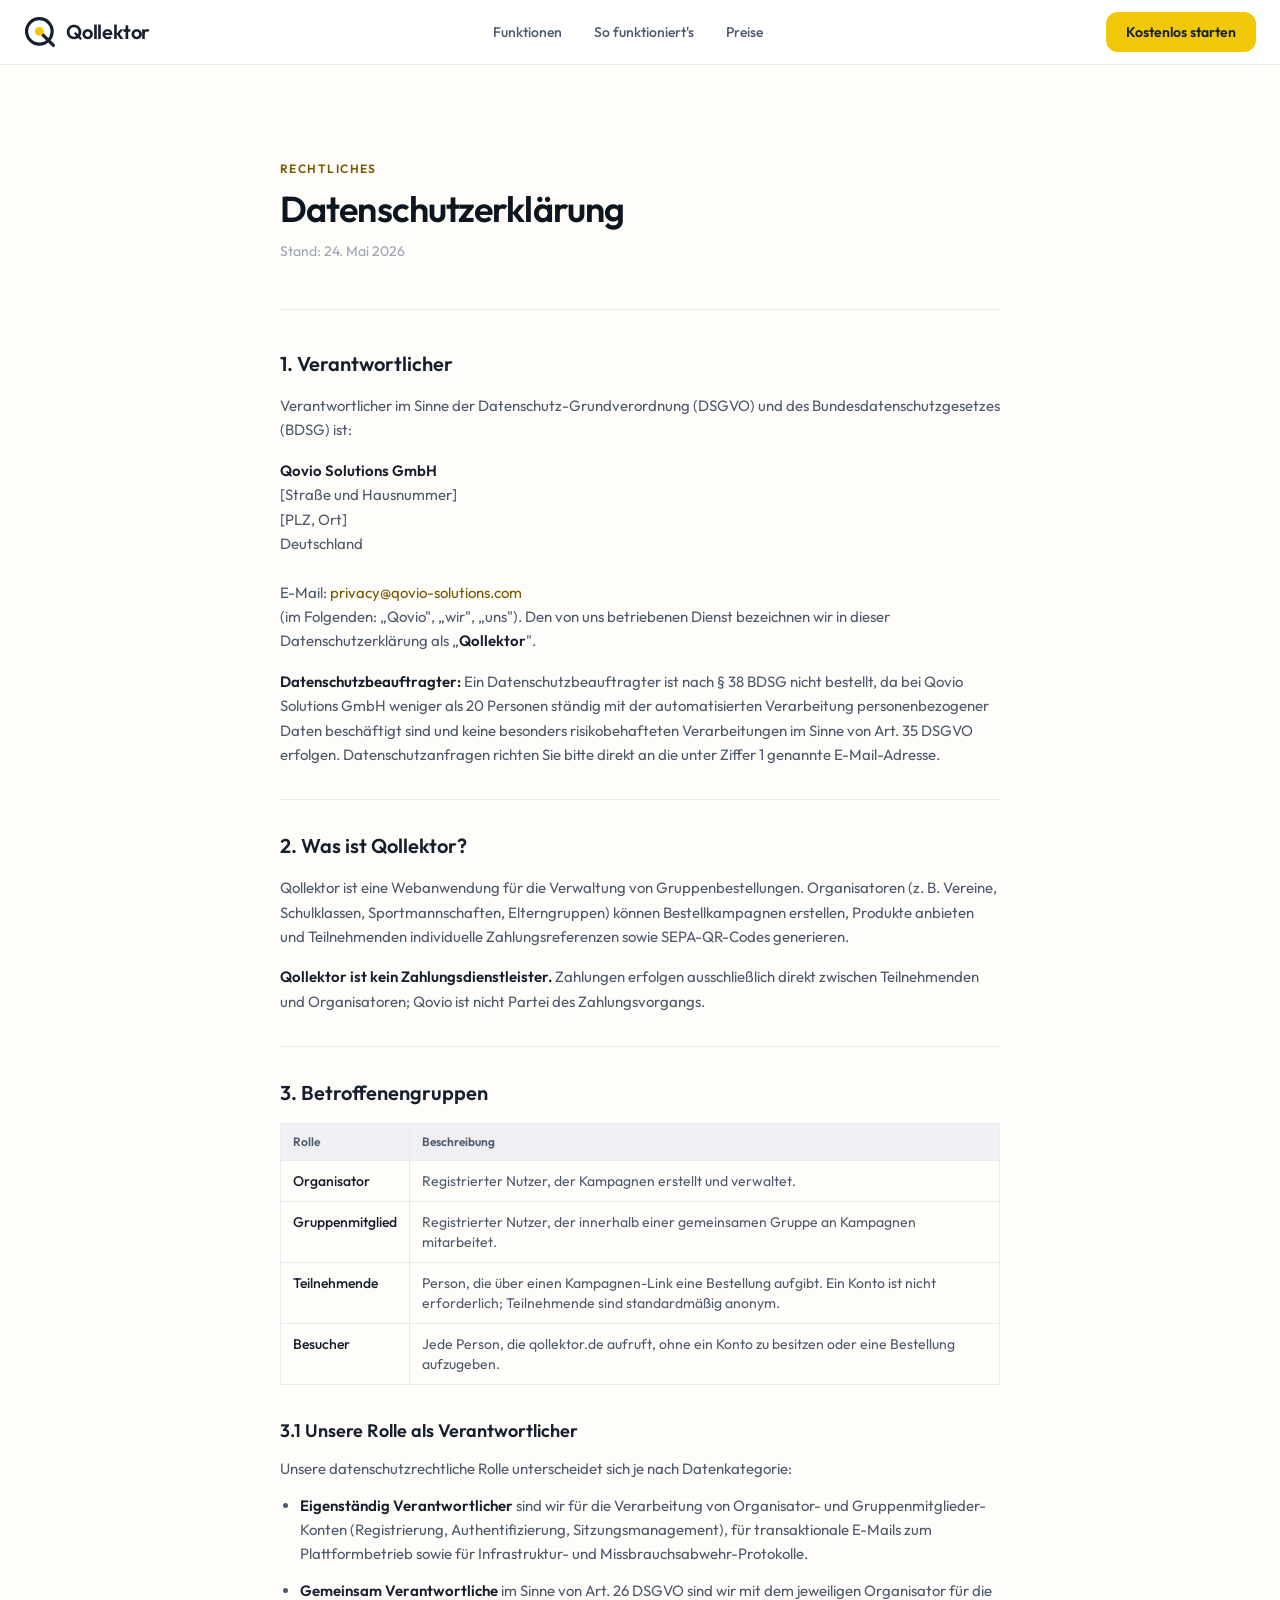
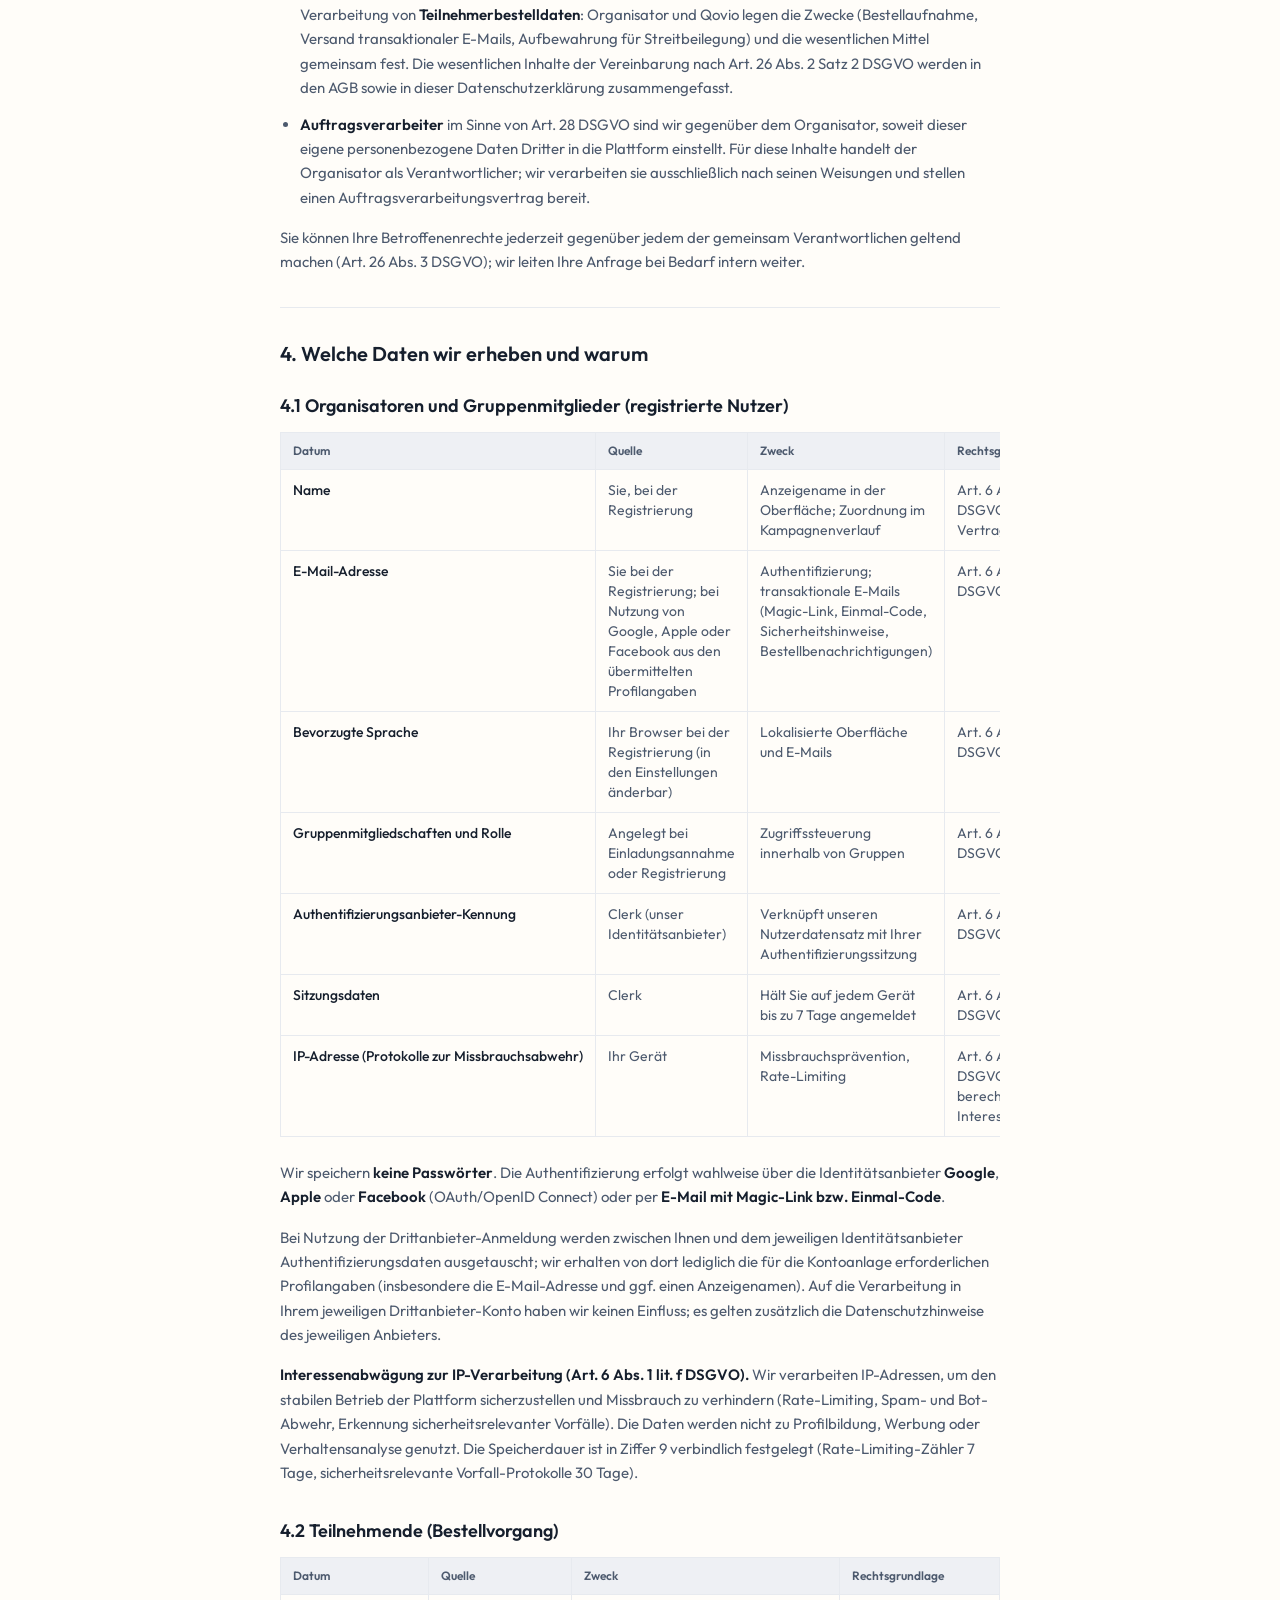
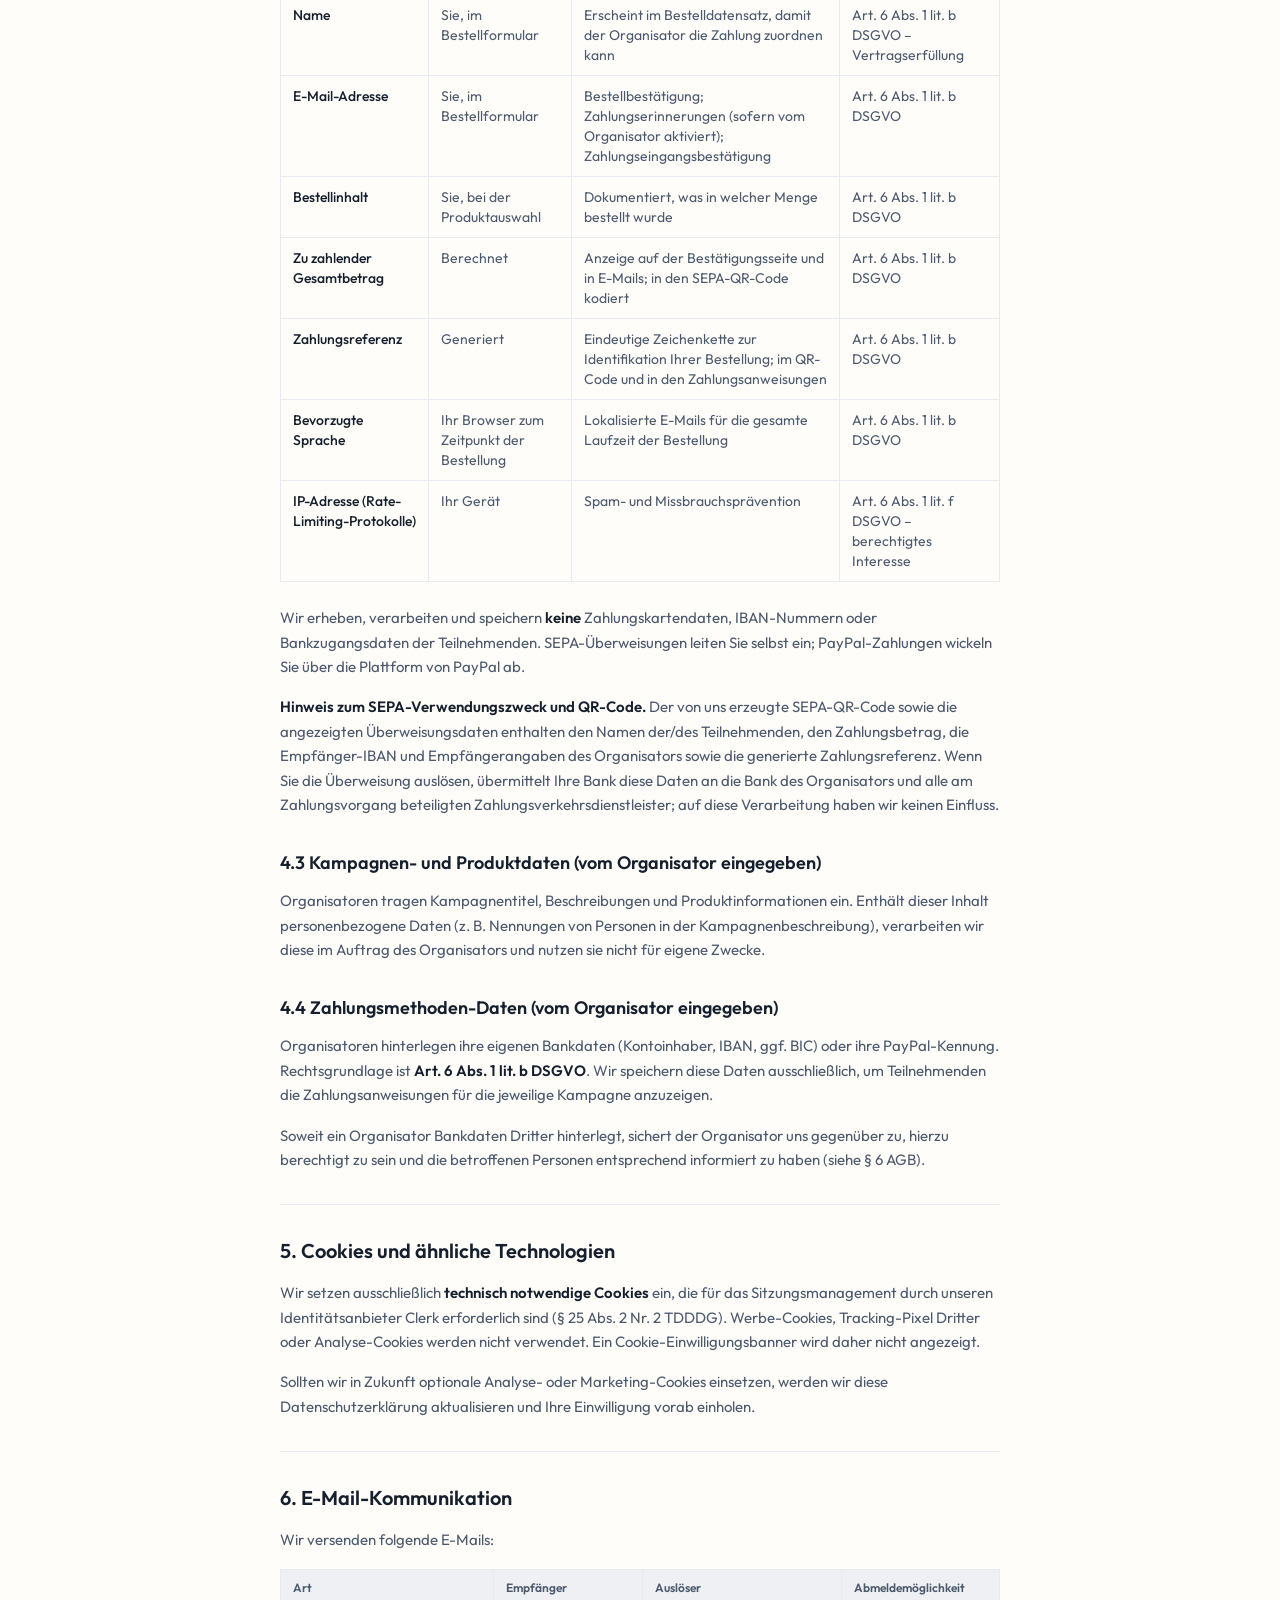
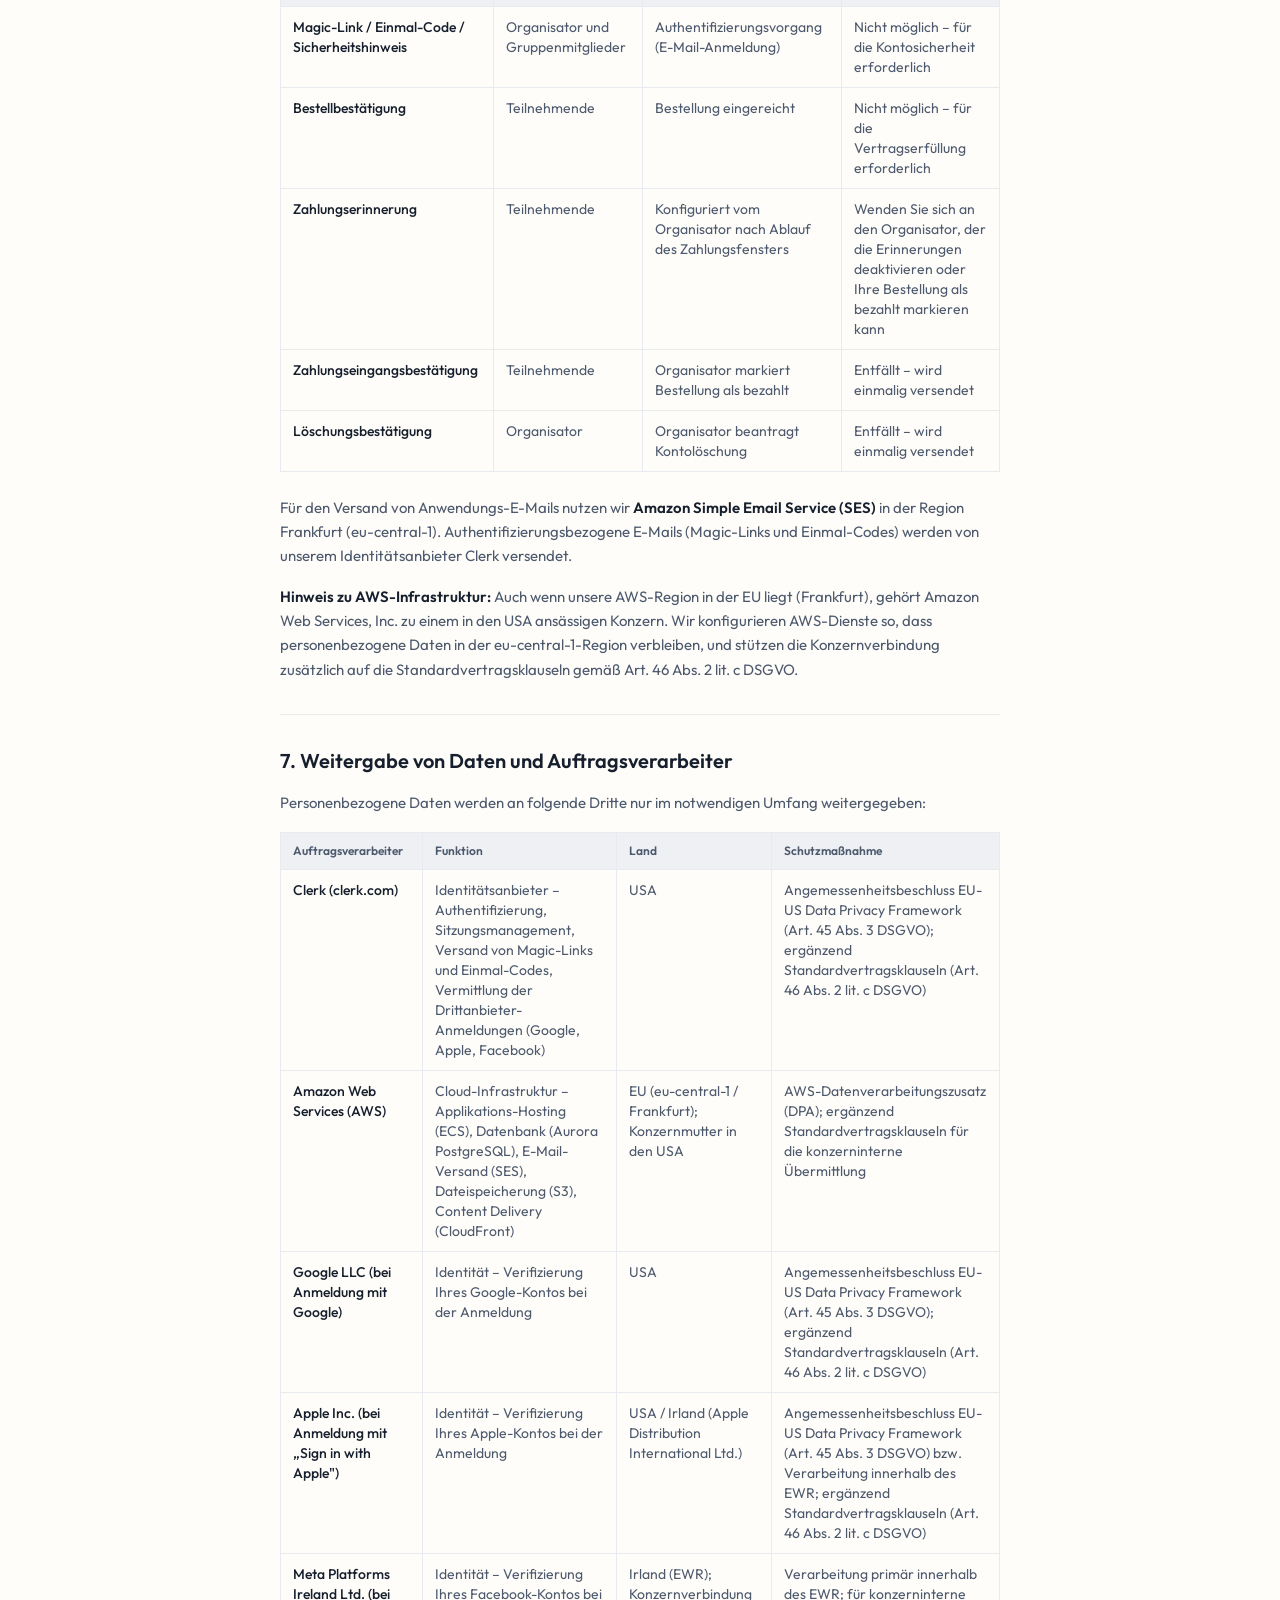
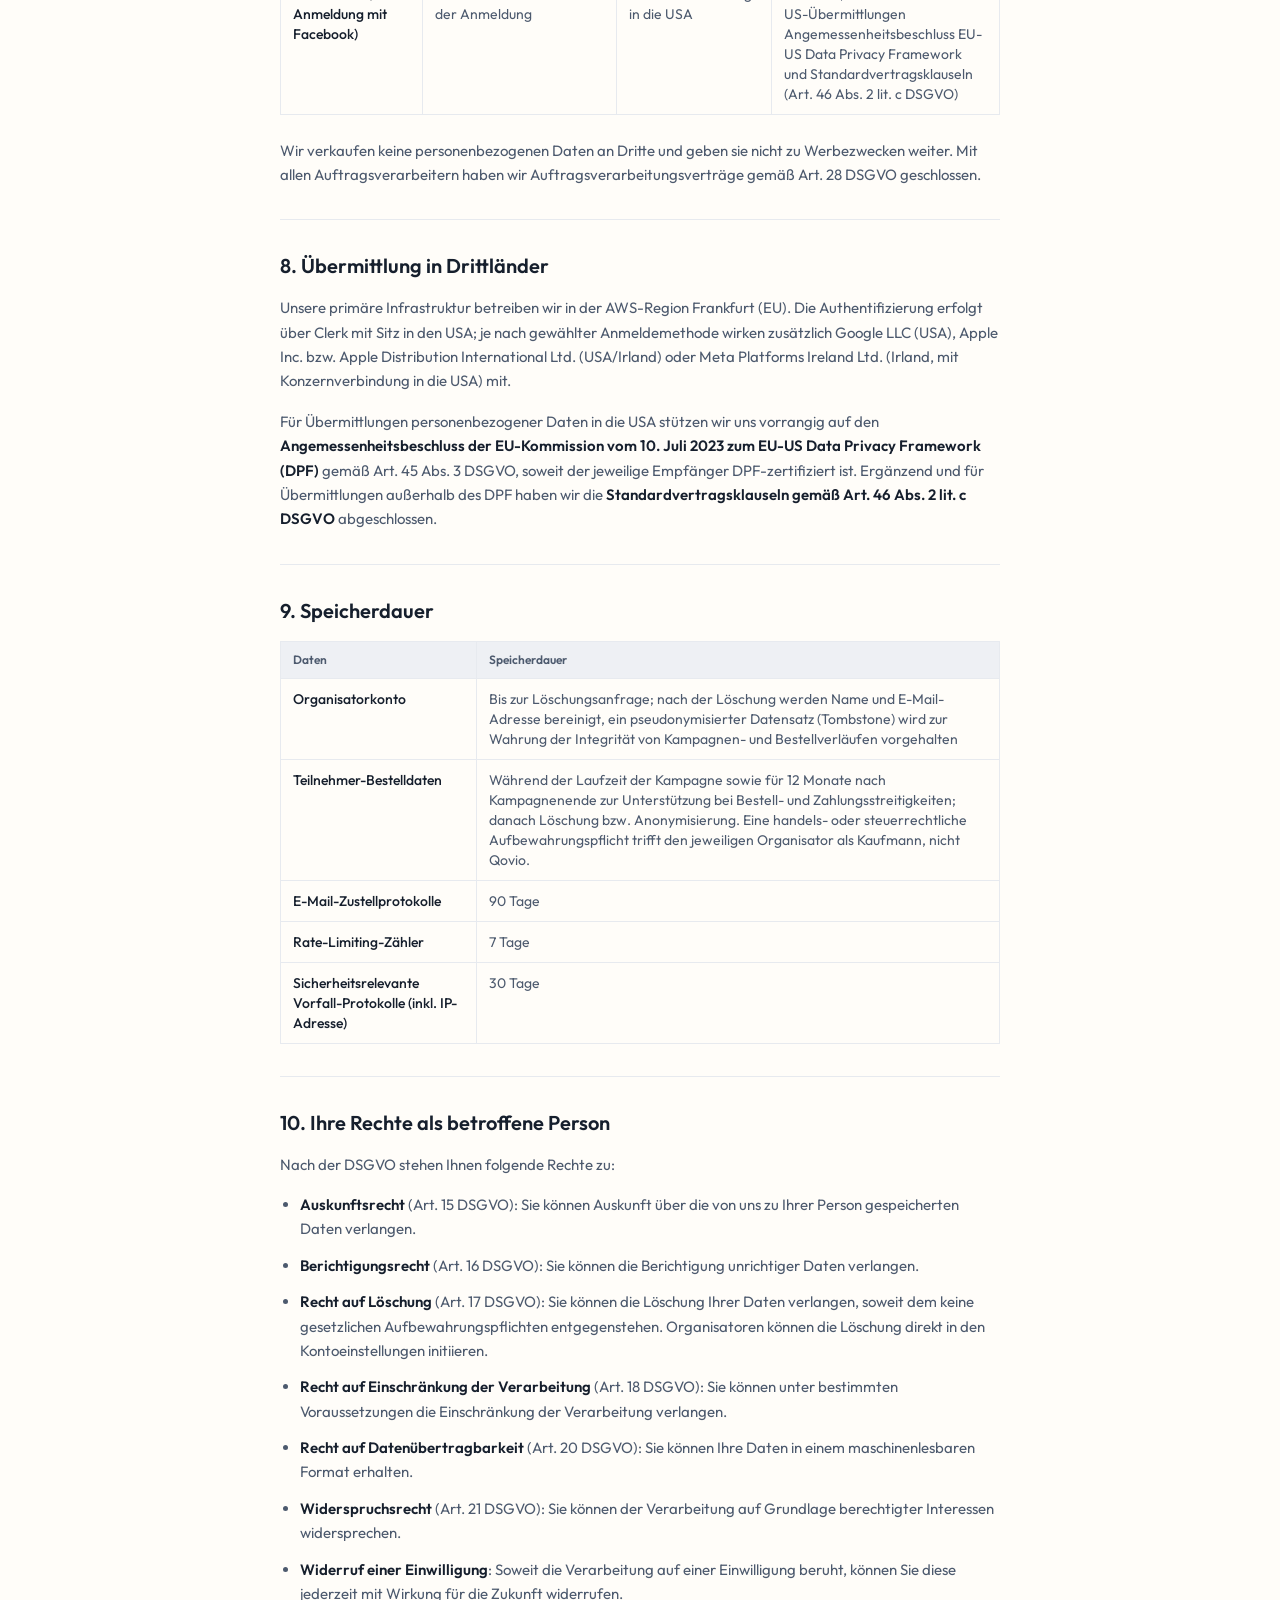
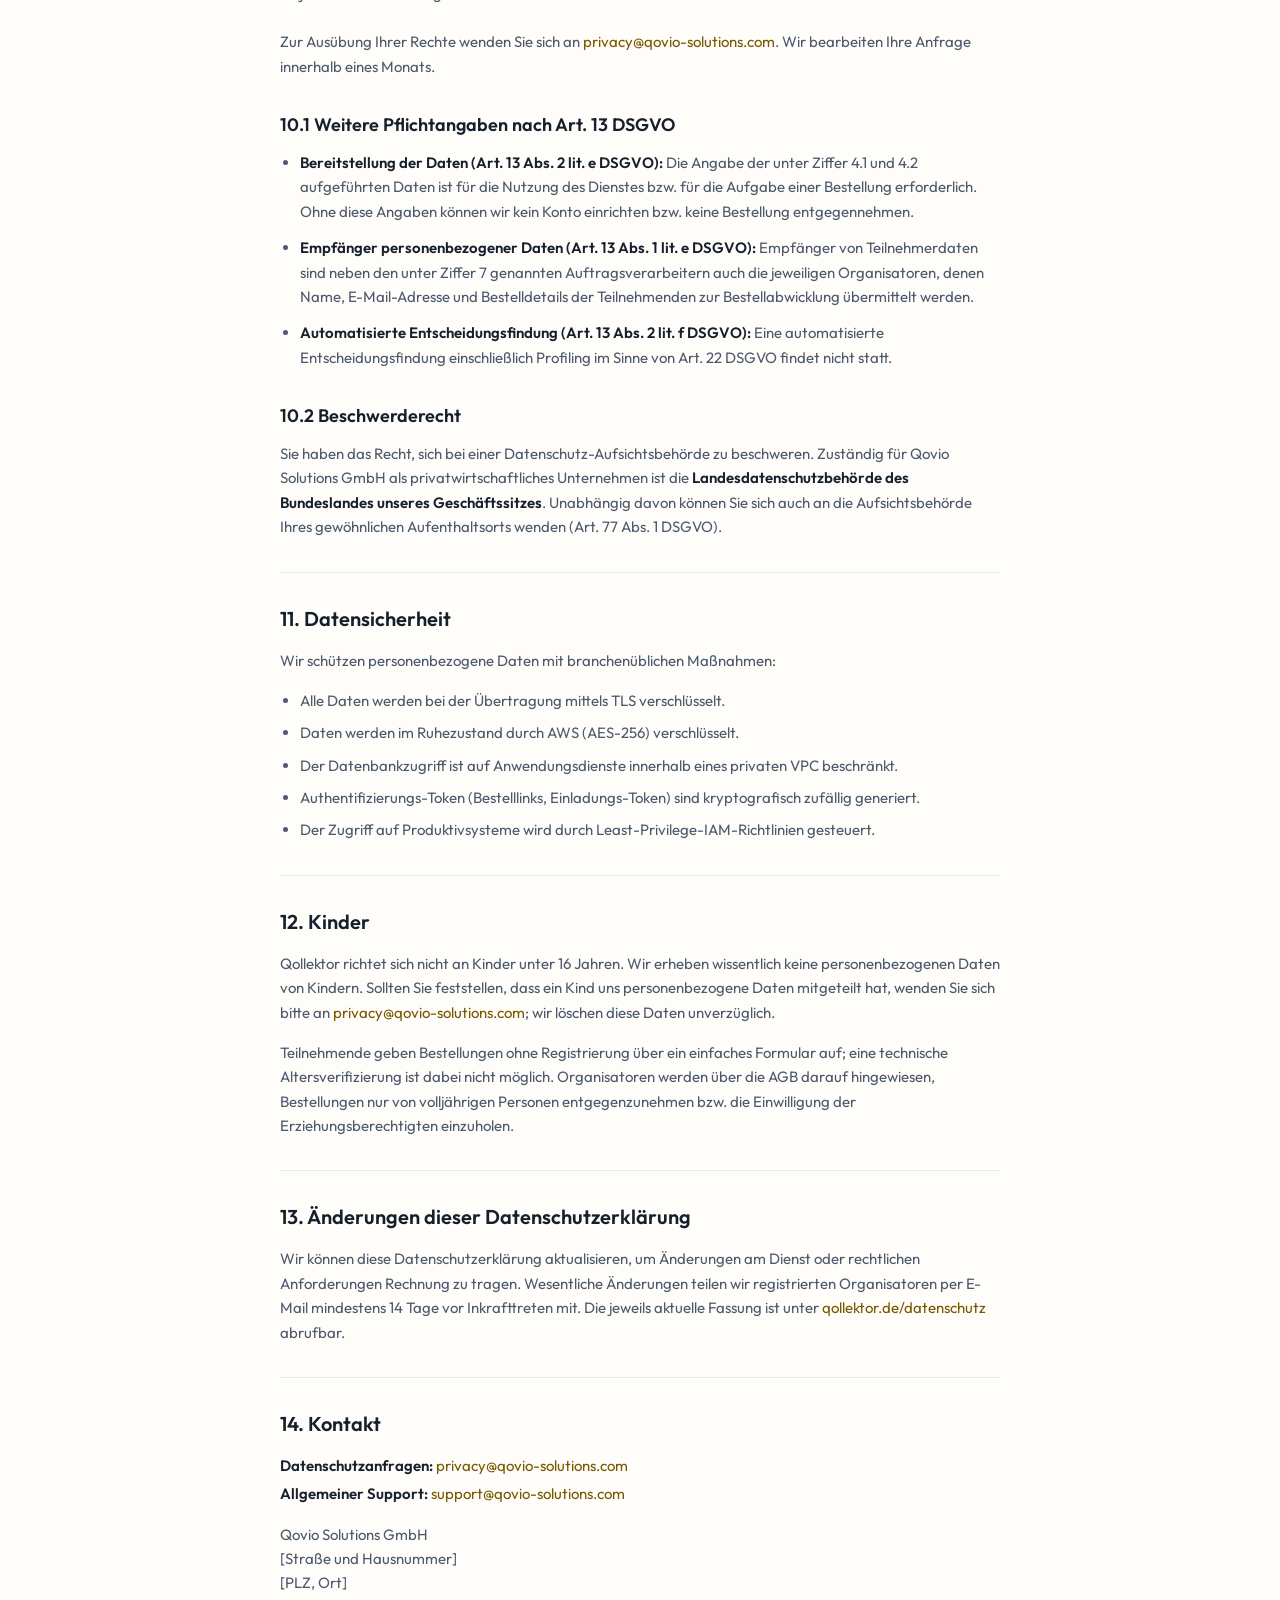
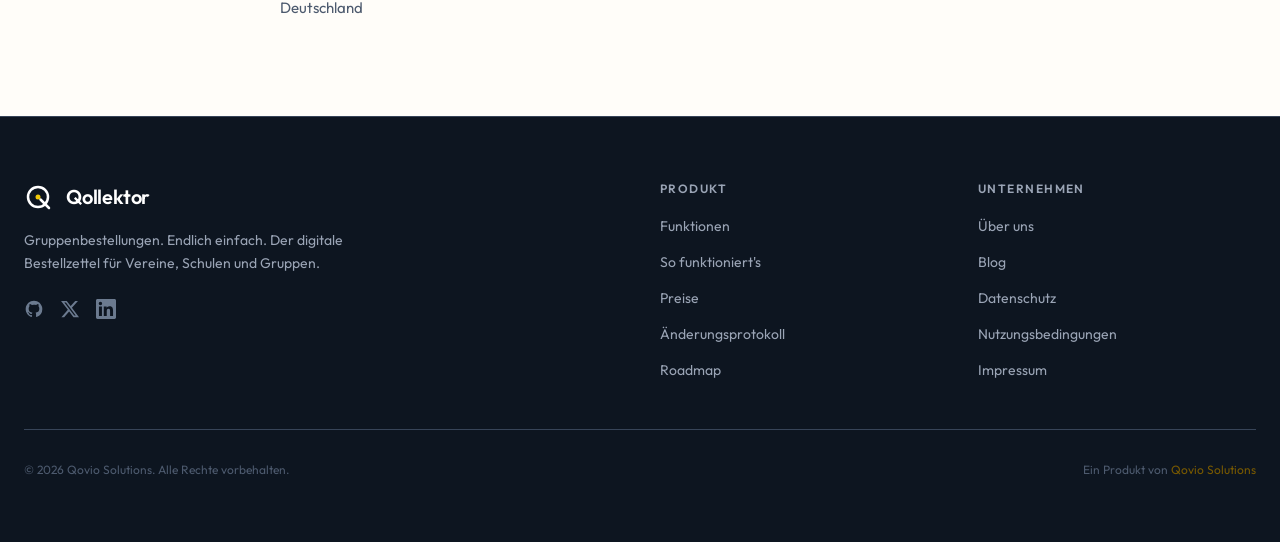
<file: datenschutz/index.html>
<!DOCTYPE html><html lang="de"> <head><meta charset="UTF-8"><meta name="viewport" content="width=device-width, initial-scale=1.0"><meta name="description" content="Datenschutzerklärung der Qovio Solutions GmbH für den Dienst Qollektor."><link rel="icon" type="image/svg+xml" href="/favicon.svg"><link rel="preconnect" href="https://fonts.googleapis.com"><link rel="preconnect" href="https://fonts.gstatic.com" crossorigin><link href="https://fonts.googleapis.com/css2?family=Outfit:wght@400;500;600;700&family=JetBrains+Mono:wght@500&display=swap" rel="stylesheet"><title>Datenschutzerklärung – Qollektor</title><link rel="stylesheet" href="/_astro/datenschutz.DM3uwe9v.css"></head> <body>  <header class="sticky top-0 z-50 border-b border-ink-200 bg-white"> <div class="mx-auto max-w-screen-xl px-6"> <nav class="flex h-16 items-center justify-between"> <a href="/" class="flex items-center gap-2.5"> <img src="/logo-mark.svg" alt="" class="h-8 w-8" aria-hidden="true"> <span class="font-semibold text-xl text-ink-800 tracking-[-0.01em]">Qollektor</span> </a> <ul class="hidden md:flex items-center gap-8 text-sm font-medium text-ink-600"> <li><a href="/#funktionen" class="hover:text-ink-800 transition-colors duration-200">Funktionen</a></li> <li><a href="/#so-funktionierts" class="hover:text-ink-800 transition-colors duration-200">So funktioniert's</a></li> <li><a href="/#preise" class="hover:text-ink-800 transition-colors duration-200">Preise</a></li> </ul> <a href="#" class="hidden md:inline-flex items-center rounded-xl bg-marigold-400 px-5 py-2.5 text-sm font-semibold text-ink-800 transition-colors hover:bg-marigold-500">
Kostenlos starten
</a> <button id="menu-btn" class="md:hidden flex flex-col justify-center gap-1.5 p-2" aria-label="Menü öffnen" aria-expanded="false"> <span class="block h-0.5 w-6 rounded bg-ink-800 transition-all"></span> <span class="block h-0.5 w-6 rounded bg-ink-800 transition-all"></span> <span class="block h-0.5 w-6 rounded bg-ink-800 transition-all"></span> </button> </nav> <div id="mobile-menu" class="hidden md:hidden border-t border-ink-100 pb-4 pt-3 space-y-1"> <a href="/#funktionen" class="block py-2 text-sm text-ink-600 hover:text-ink-800 transition-colors">Funktionen</a> <a href="/#so-funktionierts" class="block py-2 text-sm text-ink-600 hover:text-ink-800 transition-colors">So funktioniert's</a> <a href="/#preise" class="block py-2 text-sm text-ink-600 hover:text-ink-800 transition-colors">Preise</a> <a href="#" class="mt-3 block rounded-xl bg-marigold-400 py-2.5 text-center text-sm font-semibold text-ink-800 hover:bg-marigold-500 transition-colors">
Kostenlos starten
</a> </div> </div> </header> <script type="module">const t=document.getElementById("menu-btn"),n=document.getElementById("mobile-menu");t?.addEventListener("click",()=>{const e=n?.classList.toggle("hidden");t.setAttribute("aria-expanded",String(!e))});n?.querySelectorAll("a").forEach(e=>e.addEventListener("click",()=>{n.classList.add("hidden"),t?.setAttribute("aria-expanded","false")}));</script> <main class="bg-cream-50"> <div class="mx-auto max-w-3xl px-6 py-16 sm:py-24"> <header class="mb-12"> <p class="text-xs font-semibold uppercase tracking-eyebrow text-marigold-700 mb-3">Rechtliches</p> <h1 class="text-3xl sm:text-4xl font-semibold text-ink-900 tracking-tight">Datenschutzerklärung</h1> <p class="mt-3 text-sm text-ink-400">Stand: 24. Mai 2026</p> </header> <hr class="border-ink-200 mb-10"> <!-- 1 --> <section> <h2 class="text-xl font-semibold text-ink-800 mt-2 mb-4">1. Verantwortlicher</h2> <p class="text-[15px] leading-relaxed text-ink-600 mb-4">
Verantwortlicher im Sinne der Datenschutz-Grundverordnung (DSGVO) und des Bundesdatenschutzgesetzes (BDSG) ist:
</p> <p class="text-[15px] leading-relaxed text-ink-600 mb-4"> <strong class="font-semibold text-ink-800">Qovio Solutions GmbH</strong><br>
[Straße und Hausnummer]<br>
[PLZ, Ort]<br>
Deutschland<br><br>
E-Mail: <a href="mailto:privacy@qovio-solutions.com" class="text-marigold-700 hover:underline">privacy@qovio-solutions.com</a><br>
(im Folgenden: „Qovio", „wir", „uns"). Den von uns betriebenen Dienst bezeichnen wir in dieser Datenschutzerklärung als „<strong class="font-semibold text-ink-800">Qollektor</strong>".
</p> <p class="text-[15px] leading-relaxed text-ink-600 mb-4"> <strong class="font-semibold text-ink-800">Datenschutzbeauftragter:</strong> Ein Datenschutzbeauftragter ist nach § 38 BDSG nicht bestellt, da bei Qovio Solutions GmbH weniger als 20 Personen ständig mit der automatisierten Verarbeitung personenbezogener Daten beschäftigt sind und keine besonders risikobehafteten Verarbeitungen im Sinne von Art. 35 DSGVO erfolgen. Datenschutzanfragen richten Sie bitte direkt an die unter Ziffer 1 genannte E-Mail-Adresse.
</p> </section> <hr class="border-ink-200 my-8"> <!-- 2 --> <section> <h2 class="text-xl font-semibold text-ink-800 mb-4">2. Was ist Qollektor?</h2> <p class="text-[15px] leading-relaxed text-ink-600 mb-4">
Qollektor ist eine Webanwendung für die Verwaltung von Gruppenbestellungen. Organisatoren (z. B. Vereine, Schulklassen, Sportmannschaften, Elterngruppen) können Bestellkampagnen erstellen, Produkte anbieten und Teilnehmenden individuelle Zahlungsreferenzen sowie SEPA-QR-Codes generieren.
</p> <p class="text-[15px] leading-relaxed text-ink-600 mb-4"> <strong class="font-semibold text-ink-800">Qollektor ist kein Zahlungsdienstleister.</strong> Zahlungen erfolgen ausschließlich direkt zwischen Teilnehmenden und Organisatoren; Qovio ist nicht Partei des Zahlungsvorgangs.
</p> </section> <hr class="border-ink-200 my-8"> <!-- 3 --> <section> <h2 class="text-xl font-semibold text-ink-800 mb-4">3. Betroffenengruppen</h2> <div class="overflow-x-auto mb-6"> <table class="w-full text-sm border-collapse"> <thead> <tr> <th class="bg-ink-100 px-3 py-2.5 text-left text-xs font-semibold text-ink-600 border border-ink-200">Rolle</th> <th class="bg-ink-100 px-3 py-2.5 text-left text-xs font-semibold text-ink-600 border border-ink-200">Beschreibung</th> </tr> </thead> <tbody> <tr> <td class="px-3 py-2.5 border border-ink-200 text-ink-800 font-medium align-top">Organisator</td> <td class="px-3 py-2.5 border border-ink-200 text-ink-600 align-top">Registrierter Nutzer, der Kampagnen erstellt und verwaltet.</td> </tr> <tr class="bg-cream-50"> <td class="px-3 py-2.5 border border-ink-200 text-ink-800 font-medium align-top">Gruppenmitglied</td> <td class="px-3 py-2.5 border border-ink-200 text-ink-600 align-top">Registrierter Nutzer, der innerhalb einer gemeinsamen Gruppe an Kampagnen mitarbeitet.</td> </tr> <tr> <td class="px-3 py-2.5 border border-ink-200 text-ink-800 font-medium align-top">Teilnehmende</td> <td class="px-3 py-2.5 border border-ink-200 text-ink-600 align-top">Person, die über einen Kampagnen-Link eine Bestellung aufgibt. Ein Konto ist nicht erforderlich; Teilnehmende sind standardmäßig anonym.</td> </tr> <tr class="bg-cream-50"> <td class="px-3 py-2.5 border border-ink-200 text-ink-800 font-medium align-top">Besucher</td> <td class="px-3 py-2.5 border border-ink-200 text-ink-600 align-top">Jede Person, die qollektor.de aufruft, ohne ein Konto zu besitzen oder eine Bestellung aufzugeben.</td> </tr> </tbody> </table> </div> <h3 class="text-lg font-semibold text-ink-800 mt-8 mb-3">3.1 Unsere Rolle als Verantwortlicher</h3> <p class="text-[15px] leading-relaxed text-ink-600 mb-3">Unsere datenschutzrechtliche Rolle unterscheidet sich je nach Datenkategorie:</p> <ul class="list-disc pl-5 space-y-3 text-[15px] text-ink-600 mb-4"> <li class="leading-relaxed"><strong class="font-semibold text-ink-800">Eigenständig Verantwortlicher</strong> sind wir für die Verarbeitung von Organisator- und Gruppenmitglieder-Konten (Registrierung, Authentifizierung, Sitzungsmanagement), für transaktionale E-Mails zum Plattformbetrieb sowie für Infrastruktur- und Missbrauchsabwehr-Protokolle.</li> <li class="leading-relaxed"><strong class="font-semibold text-ink-800">Gemeinsam Verantwortliche</strong> im Sinne von Art. 26 DSGVO sind wir mit dem jeweiligen Organisator für die Verarbeitung von <strong class="font-semibold text-ink-800">Teilnehmerbestelldaten</strong>: Organisator und Qovio legen die Zwecke (Bestellaufnahme, Versand transaktionaler E-Mails, Aufbewahrung für Streitbeilegung) und die wesentlichen Mittel gemeinsam fest. Die wesentlichen Inhalte der Vereinbarung nach Art. 26 Abs. 2 Satz 2 DSGVO werden in den AGB sowie in dieser Datenschutzerklärung zusammengefasst.</li> <li class="leading-relaxed"><strong class="font-semibold text-ink-800">Auftragsverarbeiter</strong> im Sinne von Art. 28 DSGVO sind wir gegenüber dem Organisator, soweit dieser eigene personenbezogene Daten Dritter in die Plattform einstellt. Für diese Inhalte handelt der Organisator als Verantwortlicher; wir verarbeiten sie ausschließlich nach seinen Weisungen und stellen einen Auftragsverarbeitungsvertrag bereit.</li> </ul> <p class="text-[15px] leading-relaxed text-ink-600 mb-4">
Sie können Ihre Betroffenenrechte jederzeit gegenüber jedem der gemeinsam Verantwortlichen geltend machen (Art. 26 Abs. 3 DSGVO); wir leiten Ihre Anfrage bei Bedarf intern weiter.
</p> </section> <hr class="border-ink-200 my-8"> <!-- 4 --> <section> <h2 class="text-xl font-semibold text-ink-800 mb-4">4. Welche Daten wir erheben und warum</h2> <h3 class="text-lg font-semibold text-ink-800 mt-6 mb-3">4.1 Organisatoren und Gruppenmitglieder (registrierte Nutzer)</h3> <div class="overflow-x-auto mb-6"> <table class="w-full text-sm border-collapse"> <thead> <tr> <th class="bg-ink-100 px-3 py-2.5 text-left text-xs font-semibold text-ink-600 border border-ink-200">Datum</th> <th class="bg-ink-100 px-3 py-2.5 text-left text-xs font-semibold text-ink-600 border border-ink-200">Quelle</th> <th class="bg-ink-100 px-3 py-2.5 text-left text-xs font-semibold text-ink-600 border border-ink-200">Zweck</th> <th class="bg-ink-100 px-3 py-2.5 text-left text-xs font-semibold text-ink-600 border border-ink-200">Rechtsgrundlage</th> </tr> </thead> <tbody> <tr> <td class="px-3 py-2.5 border border-ink-200 text-ink-800 font-medium align-top whitespace-nowrap">Name</td> <td class="px-3 py-2.5 border border-ink-200 text-ink-600 align-top">Sie, bei der Registrierung</td> <td class="px-3 py-2.5 border border-ink-200 text-ink-600 align-top">Anzeigename in der Oberfläche; Zuordnung im Kampagnenverlauf</td> <td class="px-3 py-2.5 border border-ink-200 text-ink-600 align-top">Art. 6 Abs. 1 lit. b DSGVO – Vertragserfüllung</td> </tr> <tr class="bg-cream-50"> <td class="px-3 py-2.5 border border-ink-200 text-ink-800 font-medium align-top whitespace-nowrap">E-Mail-Adresse</td> <td class="px-3 py-2.5 border border-ink-200 text-ink-600 align-top">Sie bei der Registrierung; bei Nutzung von Google, Apple oder Facebook aus den übermittelten Profilangaben</td> <td class="px-3 py-2.5 border border-ink-200 text-ink-600 align-top">Authentifizierung; transaktionale E-Mails (Magic-Link, Einmal-Code, Sicherheitshinweise, Bestellbenachrichtigungen)</td> <td class="px-3 py-2.5 border border-ink-200 text-ink-600 align-top">Art. 6 Abs. 1 lit. b DSGVO</td> </tr> <tr> <td class="px-3 py-2.5 border border-ink-200 text-ink-800 font-medium align-top whitespace-nowrap">Bevorzugte Sprache</td> <td class="px-3 py-2.5 border border-ink-200 text-ink-600 align-top">Ihr Browser bei der Registrierung (in den Einstellungen änderbar)</td> <td class="px-3 py-2.5 border border-ink-200 text-ink-600 align-top">Lokalisierte Oberfläche und E-Mails</td> <td class="px-3 py-2.5 border border-ink-200 text-ink-600 align-top">Art. 6 Abs. 1 lit. b DSGVO</td> </tr> <tr class="bg-cream-50"> <td class="px-3 py-2.5 border border-ink-200 text-ink-800 font-medium align-top whitespace-nowrap">Gruppenmitgliedschaften und Rolle</td> <td class="px-3 py-2.5 border border-ink-200 text-ink-600 align-top">Angelegt bei Einladungsannahme oder Registrierung</td> <td class="px-3 py-2.5 border border-ink-200 text-ink-600 align-top">Zugriffssteuerung innerhalb von Gruppen</td> <td class="px-3 py-2.5 border border-ink-200 text-ink-600 align-top">Art. 6 Abs. 1 lit. b DSGVO</td> </tr> <tr> <td class="px-3 py-2.5 border border-ink-200 text-ink-800 font-medium align-top whitespace-nowrap">Authentifizierungsanbieter-Kennung</td> <td class="px-3 py-2.5 border border-ink-200 text-ink-600 align-top">Clerk (unser Identitätsanbieter)</td> <td class="px-3 py-2.5 border border-ink-200 text-ink-600 align-top">Verknüpft unseren Nutzerdatensatz mit Ihrer Authentifizierungssitzung</td> <td class="px-3 py-2.5 border border-ink-200 text-ink-600 align-top">Art. 6 Abs. 1 lit. b DSGVO</td> </tr> <tr class="bg-cream-50"> <td class="px-3 py-2.5 border border-ink-200 text-ink-800 font-medium align-top whitespace-nowrap">Sitzungsdaten</td> <td class="px-3 py-2.5 border border-ink-200 text-ink-600 align-top">Clerk</td> <td class="px-3 py-2.5 border border-ink-200 text-ink-600 align-top">Hält Sie auf jedem Gerät bis zu 7 Tage angemeldet</td> <td class="px-3 py-2.5 border border-ink-200 text-ink-600 align-top">Art. 6 Abs. 1 lit. b DSGVO</td> </tr> <tr> <td class="px-3 py-2.5 border border-ink-200 text-ink-800 font-medium align-top whitespace-nowrap">IP-Adresse (Protokolle zur Missbrauchsabwehr)</td> <td class="px-3 py-2.5 border border-ink-200 text-ink-600 align-top">Ihr Gerät</td> <td class="px-3 py-2.5 border border-ink-200 text-ink-600 align-top">Missbrauchsprävention, Rate-Limiting</td> <td class="px-3 py-2.5 border border-ink-200 text-ink-600 align-top">Art. 6 Abs. 1 lit. f DSGVO – berechtigtes Interesse</td> </tr> </tbody> </table> </div> <p class="text-[15px] leading-relaxed text-ink-600 mb-4">
Wir speichern <strong class="font-semibold text-ink-800">keine Passwörter</strong>. Die Authentifizierung erfolgt wahlweise über die Identitätsanbieter <strong class="font-semibold text-ink-800">Google</strong>, <strong class="font-semibold text-ink-800">Apple</strong> oder <strong class="font-semibold text-ink-800">Facebook</strong> (OAuth/OpenID Connect) oder per <strong class="font-semibold text-ink-800">E-Mail mit Magic-Link bzw. Einmal-Code</strong>.
</p> <p class="text-[15px] leading-relaxed text-ink-600 mb-4">
Bei Nutzung der Drittanbieter-Anmeldung werden zwischen Ihnen und dem jeweiligen Identitätsanbieter Authentifizierungsdaten ausgetauscht; wir erhalten von dort lediglich die für die Kontoanlage erforderlichen Profilangaben (insbesondere die E-Mail-Adresse und ggf. einen Anzeigenamen). Auf die Verarbeitung in Ihrem jeweiligen Drittanbieter-Konto haben wir keinen Einfluss; es gelten zusätzlich die Datenschutzhinweise des jeweiligen Anbieters.
</p> <p class="text-[15px] leading-relaxed text-ink-600 mb-4"> <strong class="font-semibold text-ink-800">Interessenabwägung zur IP-Verarbeitung (Art. 6 Abs. 1 lit. f DSGVO).</strong> Wir verarbeiten IP-Adressen, um den stabilen Betrieb der Plattform sicherzustellen und Missbrauch zu verhindern (Rate-Limiting, Spam- und Bot-Abwehr, Erkennung sicherheitsrelevanter Vorfälle). Die Daten werden nicht zu Profilbildung, Werbung oder Verhaltensanalyse genutzt. Die Speicherdauer ist in Ziffer 9 verbindlich festgelegt (Rate-Limiting-Zähler 7 Tage, sicherheitsrelevante Vorfall-Protokolle 30 Tage).
</p> <h3 class="text-lg font-semibold text-ink-800 mt-8 mb-3">4.2 Teilnehmende (Bestellvorgang)</h3> <div class="overflow-x-auto mb-6"> <table class="w-full text-sm border-collapse"> <thead> <tr> <th class="bg-ink-100 px-3 py-2.5 text-left text-xs font-semibold text-ink-600 border border-ink-200">Datum</th> <th class="bg-ink-100 px-3 py-2.5 text-left text-xs font-semibold text-ink-600 border border-ink-200">Quelle</th> <th class="bg-ink-100 px-3 py-2.5 text-left text-xs font-semibold text-ink-600 border border-ink-200">Zweck</th> <th class="bg-ink-100 px-3 py-2.5 text-left text-xs font-semibold text-ink-600 border border-ink-200">Rechtsgrundlage</th> </tr> </thead> <tbody> <tr> <td class="px-3 py-2.5 border border-ink-200 text-ink-800 font-medium align-top">Name</td> <td class="px-3 py-2.5 border border-ink-200 text-ink-600 align-top">Sie, im Bestellformular</td> <td class="px-3 py-2.5 border border-ink-200 text-ink-600 align-top">Erscheint im Bestelldatensatz, damit der Organisator die Zahlung zuordnen kann</td> <td class="px-3 py-2.5 border border-ink-200 text-ink-600 align-top">Art. 6 Abs. 1 lit. b DSGVO – Vertragserfüllung</td> </tr> <tr class="bg-cream-50"> <td class="px-3 py-2.5 border border-ink-200 text-ink-800 font-medium align-top">E-Mail-Adresse</td> <td class="px-3 py-2.5 border border-ink-200 text-ink-600 align-top">Sie, im Bestellformular</td> <td class="px-3 py-2.5 border border-ink-200 text-ink-600 align-top">Bestellbestätigung; Zahlungserinnerungen (sofern vom Organisator aktiviert); Zahlungseingangsbestätigung</td> <td class="px-3 py-2.5 border border-ink-200 text-ink-600 align-top">Art. 6 Abs. 1 lit. b DSGVO</td> </tr> <tr> <td class="px-3 py-2.5 border border-ink-200 text-ink-800 font-medium align-top">Bestellinhalt</td> <td class="px-3 py-2.5 border border-ink-200 text-ink-600 align-top">Sie, bei der Produktauswahl</td> <td class="px-3 py-2.5 border border-ink-200 text-ink-600 align-top">Dokumentiert, was in welcher Menge bestellt wurde</td> <td class="px-3 py-2.5 border border-ink-200 text-ink-600 align-top">Art. 6 Abs. 1 lit. b DSGVO</td> </tr> <tr class="bg-cream-50"> <td class="px-3 py-2.5 border border-ink-200 text-ink-800 font-medium align-top">Zu zahlender Gesamtbetrag</td> <td class="px-3 py-2.5 border border-ink-200 text-ink-600 align-top">Berechnet</td> <td class="px-3 py-2.5 border border-ink-200 text-ink-600 align-top">Anzeige auf der Bestätigungsseite und in E-Mails; in den SEPA-QR-Code kodiert</td> <td class="px-3 py-2.5 border border-ink-200 text-ink-600 align-top">Art. 6 Abs. 1 lit. b DSGVO</td> </tr> <tr> <td class="px-3 py-2.5 border border-ink-200 text-ink-800 font-medium align-top">Zahlungsreferenz</td> <td class="px-3 py-2.5 border border-ink-200 text-ink-600 align-top">Generiert</td> <td class="px-3 py-2.5 border border-ink-200 text-ink-600 align-top">Eindeutige Zeichenkette zur Identifikation Ihrer Bestellung; im QR-Code und in den Zahlungsanweisungen</td> <td class="px-3 py-2.5 border border-ink-200 text-ink-600 align-top">Art. 6 Abs. 1 lit. b DSGVO</td> </tr> <tr class="bg-cream-50"> <td class="px-3 py-2.5 border border-ink-200 text-ink-800 font-medium align-top">Bevorzugte Sprache</td> <td class="px-3 py-2.5 border border-ink-200 text-ink-600 align-top">Ihr Browser zum Zeitpunkt der Bestellung</td> <td class="px-3 py-2.5 border border-ink-200 text-ink-600 align-top">Lokalisierte E-Mails für die gesamte Laufzeit der Bestellung</td> <td class="px-3 py-2.5 border border-ink-200 text-ink-600 align-top">Art. 6 Abs. 1 lit. b DSGVO</td> </tr> <tr> <td class="px-3 py-2.5 border border-ink-200 text-ink-800 font-medium align-top">IP-Adresse (Rate-Limiting-Protokolle)</td> <td class="px-3 py-2.5 border border-ink-200 text-ink-600 align-top">Ihr Gerät</td> <td class="px-3 py-2.5 border border-ink-200 text-ink-600 align-top">Spam- und Missbrauchsprävention</td> <td class="px-3 py-2.5 border border-ink-200 text-ink-600 align-top">Art. 6 Abs. 1 lit. f DSGVO – berechtigtes Interesse</td> </tr> </tbody> </table> </div> <p class="text-[15px] leading-relaxed text-ink-600 mb-4">
Wir erheben, verarbeiten und speichern <strong class="font-semibold text-ink-800">keine</strong> Zahlungskartendaten, IBAN-Nummern oder Bankzugangsdaten der Teilnehmenden. SEPA-Überweisungen leiten Sie selbst ein; PayPal-Zahlungen wickeln Sie über die Plattform von PayPal ab.
</p> <p class="text-[15px] leading-relaxed text-ink-600 mb-4"> <strong class="font-semibold text-ink-800">Hinweis zum SEPA-Verwendungszweck und QR-Code.</strong> Der von uns erzeugte SEPA-QR-Code sowie die angezeigten Überweisungsdaten enthalten den Namen der/des Teilnehmenden, den Zahlungsbetrag, die Empfänger-IBAN und Empfängerangaben des Organisators sowie die generierte Zahlungsreferenz. Wenn Sie die Überweisung auslösen, übermittelt Ihre Bank diese Daten an die Bank des Organisators und alle am Zahlungsvorgang beteiligten Zahlungsverkehrsdienstleister; auf diese Verarbeitung haben wir keinen Einfluss.
</p> <h3 class="text-lg font-semibold text-ink-800 mt-8 mb-3">4.3 Kampagnen- und Produktdaten (vom Organisator eingegeben)</h3> <p class="text-[15px] leading-relaxed text-ink-600 mb-4">
Organisatoren tragen Kampagnentitel, Beschreibungen und Produktinformationen ein. Enthält dieser Inhalt personenbezogene Daten (z. B. Nennungen von Personen in der Kampagnenbeschreibung), verarbeiten wir diese im Auftrag des Organisators und nutzen sie nicht für eigene Zwecke.
</p> <h3 class="text-lg font-semibold text-ink-800 mt-8 mb-3">4.4 Zahlungsmethoden-Daten (vom Organisator eingegeben)</h3> <p class="text-[15px] leading-relaxed text-ink-600 mb-4">
Organisatoren hinterlegen ihre eigenen Bankdaten (Kontoinhaber, IBAN, ggf. BIC) oder ihre PayPal-Kennung. Rechtsgrundlage ist <strong class="font-semibold text-ink-800">Art. 6 Abs. 1 lit. b DSGVO</strong>. Wir speichern diese Daten ausschließlich, um Teilnehmenden die Zahlungsanweisungen für die jeweilige Kampagne anzuzeigen.
</p> <p class="text-[15px] leading-relaxed text-ink-600 mb-4">
Soweit ein Organisator Bankdaten Dritter hinterlegt, sichert der Organisator uns gegenüber zu, hierzu berechtigt zu sein und die betroffenen Personen entsprechend informiert zu haben (siehe § 6 AGB).
</p> </section> <hr class="border-ink-200 my-8"> <!-- 5 --> <section> <h2 class="text-xl font-semibold text-ink-800 mb-4">5. Cookies und ähnliche Technologien</h2> <p class="text-[15px] leading-relaxed text-ink-600 mb-4">
Wir setzen ausschließlich <strong class="font-semibold text-ink-800">technisch notwendige Cookies</strong> ein, die für das Sitzungsmanagement durch unseren Identitätsanbieter Clerk erforderlich sind (§ 25 Abs. 2 Nr. 2 TDDDG). Werbe-Cookies, Tracking-Pixel Dritter oder Analyse-Cookies werden nicht verwendet. Ein Cookie-Einwilligungsbanner wird daher nicht angezeigt.
</p> <p class="text-[15px] leading-relaxed text-ink-600 mb-4">
Sollten wir in Zukunft optionale Analyse- oder Marketing-Cookies einsetzen, werden wir diese Datenschutzerklärung aktualisieren und Ihre Einwilligung vorab einholen.
</p> </section> <hr class="border-ink-200 my-8"> <!-- 6 --> <section> <h2 class="text-xl font-semibold text-ink-800 mb-4">6. E-Mail-Kommunikation</h2> <p class="text-[15px] leading-relaxed text-ink-600 mb-4">Wir versenden folgende E-Mails:</p> <div class="overflow-x-auto mb-6"> <table class="w-full text-sm border-collapse"> <thead> <tr> <th class="bg-ink-100 px-3 py-2.5 text-left text-xs font-semibold text-ink-600 border border-ink-200">Art</th> <th class="bg-ink-100 px-3 py-2.5 text-left text-xs font-semibold text-ink-600 border border-ink-200">Empfänger</th> <th class="bg-ink-100 px-3 py-2.5 text-left text-xs font-semibold text-ink-600 border border-ink-200">Auslöser</th> <th class="bg-ink-100 px-3 py-2.5 text-left text-xs font-semibold text-ink-600 border border-ink-200">Abmeldemöglichkeit</th> </tr> </thead> <tbody> <tr> <td class="px-3 py-2.5 border border-ink-200 text-ink-800 font-medium align-top">Magic-Link / Einmal-Code / Sicherheitshinweis</td> <td class="px-3 py-2.5 border border-ink-200 text-ink-600 align-top">Organisator und Gruppenmitglieder</td> <td class="px-3 py-2.5 border border-ink-200 text-ink-600 align-top">Authentifizierungsvorgang (E-Mail-Anmeldung)</td> <td class="px-3 py-2.5 border border-ink-200 text-ink-600 align-top">Nicht möglich – für die Kontosicherheit erforderlich</td> </tr> <tr class="bg-cream-50"> <td class="px-3 py-2.5 border border-ink-200 text-ink-800 font-medium align-top">Bestellbestätigung</td> <td class="px-3 py-2.5 border border-ink-200 text-ink-600 align-top">Teilnehmende</td> <td class="px-3 py-2.5 border border-ink-200 text-ink-600 align-top">Bestellung eingereicht</td> <td class="px-3 py-2.5 border border-ink-200 text-ink-600 align-top">Nicht möglich – für die Vertragserfüllung erforderlich</td> </tr> <tr> <td class="px-3 py-2.5 border border-ink-200 text-ink-800 font-medium align-top">Zahlungserinnerung</td> <td class="px-3 py-2.5 border border-ink-200 text-ink-600 align-top">Teilnehmende</td> <td class="px-3 py-2.5 border border-ink-200 text-ink-600 align-top">Konfiguriert vom Organisator nach Ablauf des Zahlungsfensters</td> <td class="px-3 py-2.5 border border-ink-200 text-ink-600 align-top">Wenden Sie sich an den Organisator, der die Erinnerungen deaktivieren oder Ihre Bestellung als bezahlt markieren kann</td> </tr> <tr class="bg-cream-50"> <td class="px-3 py-2.5 border border-ink-200 text-ink-800 font-medium align-top">Zahlungseingangsbestätigung</td> <td class="px-3 py-2.5 border border-ink-200 text-ink-600 align-top">Teilnehmende</td> <td class="px-3 py-2.5 border border-ink-200 text-ink-600 align-top">Organisator markiert Bestellung als bezahlt</td> <td class="px-3 py-2.5 border border-ink-200 text-ink-600 align-top">Entfällt – wird einmalig versendet</td> </tr> <tr> <td class="px-3 py-2.5 border border-ink-200 text-ink-800 font-medium align-top">Löschungsbestätigung</td> <td class="px-3 py-2.5 border border-ink-200 text-ink-600 align-top">Organisator</td> <td class="px-3 py-2.5 border border-ink-200 text-ink-600 align-top">Organisator beantragt Kontolöschung</td> <td class="px-3 py-2.5 border border-ink-200 text-ink-600 align-top">Entfällt – wird einmalig versendet</td> </tr> </tbody> </table> </div> <p class="text-[15px] leading-relaxed text-ink-600 mb-4">
Für den Versand von Anwendungs-E-Mails nutzen wir <strong class="font-semibold text-ink-800">Amazon Simple Email Service (SES)</strong> in der Region Frankfurt (eu-central-1). Authentifizierungsbezogene E-Mails (Magic-Links und Einmal-Codes) werden von unserem Identitätsanbieter Clerk versendet.
</p> <p class="text-[15px] leading-relaxed text-ink-600 mb-4"> <strong class="font-semibold text-ink-800">Hinweis zu AWS-Infrastruktur:</strong> Auch wenn unsere AWS-Region in der EU liegt (Frankfurt), gehört Amazon Web Services, Inc. zu einem in den USA ansässigen Konzern. Wir konfigurieren AWS-Dienste so, dass personenbezogene Daten in der eu-central-1-Region verbleiben, und stützen die Konzernverbindung zusätzlich auf die Standardvertragsklauseln gemäß Art. 46 Abs. 2 lit. c DSGVO.
</p> </section> <hr class="border-ink-200 my-8"> <!-- 7 --> <section> <h2 class="text-xl font-semibold text-ink-800 mb-4">7. Weitergabe von Daten und Auftragsverarbeiter</h2> <p class="text-[15px] leading-relaxed text-ink-600 mb-4">
Personenbezogene Daten werden an folgende Dritte nur im notwendigen Umfang weitergegeben:
</p> <div class="overflow-x-auto mb-6"> <table class="w-full text-sm border-collapse"> <thead> <tr> <th class="bg-ink-100 px-3 py-2.5 text-left text-xs font-semibold text-ink-600 border border-ink-200">Auftragsverarbeiter</th> <th class="bg-ink-100 px-3 py-2.5 text-left text-xs font-semibold text-ink-600 border border-ink-200">Funktion</th> <th class="bg-ink-100 px-3 py-2.5 text-left text-xs font-semibold text-ink-600 border border-ink-200">Land</th> <th class="bg-ink-100 px-3 py-2.5 text-left text-xs font-semibold text-ink-600 border border-ink-200">Schutzmaßnahme</th> </tr> </thead> <tbody> <tr> <td class="px-3 py-2.5 border border-ink-200 text-ink-800 font-medium align-top">Clerk (clerk.com)</td> <td class="px-3 py-2.5 border border-ink-200 text-ink-600 align-top">Identitätsanbieter – Authentifizierung, Sitzungsmanagement, Versand von Magic-Links und Einmal-Codes, Vermittlung der Drittanbieter-Anmeldungen (Google, Apple, Facebook)</td> <td class="px-3 py-2.5 border border-ink-200 text-ink-600 align-top">USA</td> <td class="px-3 py-2.5 border border-ink-200 text-ink-600 align-top">Angemessenheitsbeschluss EU-US Data Privacy Framework (Art. 45 Abs. 3 DSGVO); ergänzend Standardvertragsklauseln (Art. 46 Abs. 2 lit. c DSGVO)</td> </tr> <tr class="bg-cream-50"> <td class="px-3 py-2.5 border border-ink-200 text-ink-800 font-medium align-top">Amazon Web Services (AWS)</td> <td class="px-3 py-2.5 border border-ink-200 text-ink-600 align-top">Cloud-Infrastruktur – Applikations-Hosting (ECS), Datenbank (Aurora PostgreSQL), E-Mail-Versand (SES), Dateispeicherung (S3), Content Delivery (CloudFront)</td> <td class="px-3 py-2.5 border border-ink-200 text-ink-600 align-top">EU (eu-central-1 / Frankfurt); Konzernmutter in den USA</td> <td class="px-3 py-2.5 border border-ink-200 text-ink-600 align-top">AWS-Datenverarbeitungszusatz (DPA); ergänzend Standardvertragsklauseln für die konzerninterne Übermittlung</td> </tr> <tr> <td class="px-3 py-2.5 border border-ink-200 text-ink-800 font-medium align-top">Google LLC (bei Anmeldung mit Google)</td> <td class="px-3 py-2.5 border border-ink-200 text-ink-600 align-top">Identität – Verifizierung Ihres Google-Kontos bei der Anmeldung</td> <td class="px-3 py-2.5 border border-ink-200 text-ink-600 align-top">USA</td> <td class="px-3 py-2.5 border border-ink-200 text-ink-600 align-top">Angemessenheitsbeschluss EU-US Data Privacy Framework (Art. 45 Abs. 3 DSGVO); ergänzend Standardvertragsklauseln (Art. 46 Abs. 2 lit. c DSGVO)</td> </tr> <tr class="bg-cream-50"> <td class="px-3 py-2.5 border border-ink-200 text-ink-800 font-medium align-top">Apple Inc. (bei Anmeldung mit „Sign in with Apple")</td> <td class="px-3 py-2.5 border border-ink-200 text-ink-600 align-top">Identität – Verifizierung Ihres Apple-Kontos bei der Anmeldung</td> <td class="px-3 py-2.5 border border-ink-200 text-ink-600 align-top">USA / Irland (Apple Distribution International Ltd.)</td> <td class="px-3 py-2.5 border border-ink-200 text-ink-600 align-top">Angemessenheitsbeschluss EU-US Data Privacy Framework (Art. 45 Abs. 3 DSGVO) bzw. Verarbeitung innerhalb des EWR; ergänzend Standardvertragsklauseln (Art. 46 Abs. 2 lit. c DSGVO)</td> </tr> <tr> <td class="px-3 py-2.5 border border-ink-200 text-ink-800 font-medium align-top">Meta Platforms Ireland Ltd. (bei Anmeldung mit Facebook)</td> <td class="px-3 py-2.5 border border-ink-200 text-ink-600 align-top">Identität – Verifizierung Ihres Facebook-Kontos bei der Anmeldung</td> <td class="px-3 py-2.5 border border-ink-200 text-ink-600 align-top">Irland (EWR); Konzernverbindung in die USA</td> <td class="px-3 py-2.5 border border-ink-200 text-ink-600 align-top">Verarbeitung primär innerhalb des EWR; für konzerninterne US-Übermittlungen Angemessenheitsbeschluss EU-US Data Privacy Framework und Standardvertragsklauseln (Art. 46 Abs. 2 lit. c DSGVO)</td> </tr> </tbody> </table> </div> <p class="text-[15px] leading-relaxed text-ink-600 mb-4">
Wir verkaufen keine personenbezogenen Daten an Dritte und geben sie nicht zu Werbezwecken weiter. Mit allen Auftragsverarbeitern haben wir Auftragsverarbeitungsverträge gemäß Art. 28 DSGVO geschlossen.
</p> </section> <hr class="border-ink-200 my-8"> <!-- 8 --> <section> <h2 class="text-xl font-semibold text-ink-800 mb-4">8. Übermittlung in Drittländer</h2> <p class="text-[15px] leading-relaxed text-ink-600 mb-4">
Unsere primäre Infrastruktur betreiben wir in der AWS-Region Frankfurt (EU). Die Authentifizierung erfolgt über Clerk mit Sitz in den USA; je nach gewählter Anmeldemethode wirken zusätzlich Google LLC (USA), Apple Inc. bzw. Apple Distribution International Ltd. (USA/Irland) oder Meta Platforms Ireland Ltd. (Irland, mit Konzernverbindung in die USA) mit.
</p> <p class="text-[15px] leading-relaxed text-ink-600 mb-4">
Für Übermittlungen personenbezogener Daten in die USA stützen wir uns vorrangig auf den <strong class="font-semibold text-ink-800">Angemessenheitsbeschluss der EU-Kommission vom 10. Juli 2023 zum EU-US Data Privacy Framework (DPF)</strong> gemäß Art. 45 Abs. 3 DSGVO, soweit der jeweilige Empfänger DPF-zertifiziert ist. Ergänzend und für Übermittlungen außerhalb des DPF haben wir die <strong class="font-semibold text-ink-800">Standardvertragsklauseln gemäß Art. 46 Abs. 2 lit. c DSGVO</strong> abgeschlossen.
</p> </section> <hr class="border-ink-200 my-8"> <!-- 9 --> <section> <h2 class="text-xl font-semibold text-ink-800 mb-4">9. Speicherdauer</h2> <div class="overflow-x-auto mb-6"> <table class="w-full text-sm border-collapse"> <thead> <tr> <th class="bg-ink-100 px-3 py-2.5 text-left text-xs font-semibold text-ink-600 border border-ink-200">Daten</th> <th class="bg-ink-100 px-3 py-2.5 text-left text-xs font-semibold text-ink-600 border border-ink-200">Speicherdauer</th> </tr> </thead> <tbody> <tr> <td class="px-3 py-2.5 border border-ink-200 text-ink-800 font-medium align-top">Organisatorkonto</td> <td class="px-3 py-2.5 border border-ink-200 text-ink-600 align-top">Bis zur Löschungsanfrage; nach der Löschung werden Name und E-Mail-Adresse bereinigt, ein pseudonymisierter Datensatz (Tombstone) wird zur Wahrung der Integrität von Kampagnen- und Bestellverläufen vorgehalten</td> </tr> <tr class="bg-cream-50"> <td class="px-3 py-2.5 border border-ink-200 text-ink-800 font-medium align-top">Teilnehmer-Bestelldaten</td> <td class="px-3 py-2.5 border border-ink-200 text-ink-600 align-top">Während der Laufzeit der Kampagne sowie für 12 Monate nach Kampagnenende zur Unterstützung bei Bestell- und Zahlungsstreitigkeiten; danach Löschung bzw. Anonymisierung. Eine handels- oder steuerrechtliche Aufbewahrungspflicht trifft den jeweiligen Organisator als Kaufmann, nicht Qovio.</td> </tr> <tr> <td class="px-3 py-2.5 border border-ink-200 text-ink-800 font-medium align-top">E-Mail-Zustellprotokolle</td> <td class="px-3 py-2.5 border border-ink-200 text-ink-600 align-top">90 Tage</td> </tr> <tr class="bg-cream-50"> <td class="px-3 py-2.5 border border-ink-200 text-ink-800 font-medium align-top">Rate-Limiting-Zähler</td> <td class="px-3 py-2.5 border border-ink-200 text-ink-600 align-top">7 Tage</td> </tr> <tr> <td class="px-3 py-2.5 border border-ink-200 text-ink-800 font-medium align-top">Sicherheitsrelevante Vorfall-Protokolle (inkl. IP-Adresse)</td> <td class="px-3 py-2.5 border border-ink-200 text-ink-600 align-top">30 Tage</td> </tr> </tbody> </table> </div> </section> <hr class="border-ink-200 my-8"> <!-- 10 --> <section> <h2 class="text-xl font-semibold text-ink-800 mb-4">10. Ihre Rechte als betroffene Person</h2> <p class="text-[15px] leading-relaxed text-ink-600 mb-4">Nach der DSGVO stehen Ihnen folgende Rechte zu:</p> <ul class="list-disc pl-5 space-y-3 text-[15px] text-ink-600 mb-6"> <li class="leading-relaxed"><strong class="font-semibold text-ink-800">Auskunftsrecht</strong> (Art. 15 DSGVO): Sie können Auskunft über die von uns zu Ihrer Person gespeicherten Daten verlangen.</li> <li class="leading-relaxed"><strong class="font-semibold text-ink-800">Berichtigungsrecht</strong> (Art. 16 DSGVO): Sie können die Berichtigung unrichtiger Daten verlangen.</li> <li class="leading-relaxed"><strong class="font-semibold text-ink-800">Recht auf Löschung</strong> (Art. 17 DSGVO): Sie können die Löschung Ihrer Daten verlangen, soweit dem keine gesetzlichen Aufbewahrungspflichten entgegenstehen. Organisatoren können die Löschung direkt in den Kontoeinstellungen initiieren.</li> <li class="leading-relaxed"><strong class="font-semibold text-ink-800">Recht auf Einschränkung der Verarbeitung</strong> (Art. 18 DSGVO): Sie können unter bestimmten Voraussetzungen die Einschränkung der Verarbeitung verlangen.</li> <li class="leading-relaxed"><strong class="font-semibold text-ink-800">Recht auf Datenübertragbarkeit</strong> (Art. 20 DSGVO): Sie können Ihre Daten in einem maschinenlesbaren Format erhalten.</li> <li class="leading-relaxed"><strong class="font-semibold text-ink-800">Widerspruchsrecht</strong> (Art. 21 DSGVO): Sie können der Verarbeitung auf Grundlage berechtigter Interessen widersprechen.</li> <li class="leading-relaxed"><strong class="font-semibold text-ink-800">Widerruf einer Einwilligung</strong>: Soweit die Verarbeitung auf einer Einwilligung beruht, können Sie diese jederzeit mit Wirkung für die Zukunft widerrufen.</li> </ul> <p class="text-[15px] leading-relaxed text-ink-600 mb-4">
Zur Ausübung Ihrer Rechte wenden Sie sich an <a href="mailto:privacy@qovio-solutions.com" class="text-marigold-700 hover:underline">privacy@qovio-solutions.com</a>. Wir bearbeiten Ihre Anfrage innerhalb eines Monats.
</p> <h3 class="text-lg font-semibold text-ink-800 mt-8 mb-3">10.1 Weitere Pflichtangaben nach Art. 13 DSGVO</h3> <ul class="list-disc pl-5 space-y-3 text-[15px] text-ink-600 mb-4"> <li class="leading-relaxed"><strong class="font-semibold text-ink-800">Bereitstellung der Daten (Art. 13 Abs. 2 lit. e DSGVO):</strong> Die Angabe der unter Ziffer 4.1 und 4.2 aufgeführten Daten ist für die Nutzung des Dienstes bzw. für die Aufgabe einer Bestellung erforderlich. Ohne diese Angaben können wir kein Konto einrichten bzw. keine Bestellung entgegennehmen.</li> <li class="leading-relaxed"><strong class="font-semibold text-ink-800">Empfänger personenbezogener Daten (Art. 13 Abs. 1 lit. e DSGVO):</strong> Empfänger von Teilnehmerdaten sind neben den unter Ziffer 7 genannten Auftragsverarbeitern auch die jeweiligen Organisatoren, denen Name, E-Mail-Adresse und Bestelldetails der Teilnehmenden zur Bestellabwicklung übermittelt werden.</li> <li class="leading-relaxed"><strong class="font-semibold text-ink-800">Automatisierte Entscheidungsfindung (Art. 13 Abs. 2 lit. f DSGVO):</strong> Eine automatisierte Entscheidungsfindung einschließlich Profiling im Sinne von Art. 22 DSGVO findet nicht statt.</li> </ul> <h3 class="text-lg font-semibold text-ink-800 mt-8 mb-3">10.2 Beschwerderecht</h3> <p class="text-[15px] leading-relaxed text-ink-600 mb-4">
Sie haben das Recht, sich bei einer Datenschutz-Aufsichtsbehörde zu beschweren. Zuständig für Qovio Solutions GmbH als privatwirtschaftliches Unternehmen ist die <strong class="font-semibold text-ink-800">Landesdatenschutzbehörde des Bundeslandes unseres Geschäftssitzes</strong>. Unabhängig davon können Sie sich auch an die Aufsichtsbehörde Ihres gewöhnlichen Aufenthaltsorts wenden (Art. 77 Abs. 1 DSGVO).
</p> </section> <hr class="border-ink-200 my-8"> <!-- 11 --> <section> <h2 class="text-xl font-semibold text-ink-800 mb-4">11. Datensicherheit</h2> <p class="text-[15px] leading-relaxed text-ink-600 mb-4">Wir schützen personenbezogene Daten mit branchenüblichen Maßnahmen:</p> <ul class="list-disc pl-5 space-y-2 text-[15px] text-ink-600 mb-4"> <li class="leading-relaxed">Alle Daten werden bei der Übertragung mittels TLS verschlüsselt.</li> <li class="leading-relaxed">Daten werden im Ruhezustand durch AWS (AES-256) verschlüsselt.</li> <li class="leading-relaxed">Der Datenbankzugriff ist auf Anwendungsdienste innerhalb eines privaten VPC beschränkt.</li> <li class="leading-relaxed">Authentifizierungs-Token (Bestelllinks, Einladungs-Token) sind kryptografisch zufällig generiert.</li> <li class="leading-relaxed">Der Zugriff auf Produktivsysteme wird durch Least-Privilege-IAM-Richtlinien gesteuert.</li> </ul> </section> <hr class="border-ink-200 my-8"> <!-- 12 --> <section> <h2 class="text-xl font-semibold text-ink-800 mb-4">12. Kinder</h2> <p class="text-[15px] leading-relaxed text-ink-600 mb-4">
Qollektor richtet sich nicht an Kinder unter 16 Jahren. Wir erheben wissentlich keine personenbezogenen Daten von Kindern. Sollten Sie feststellen, dass ein Kind uns personenbezogene Daten mitgeteilt hat, wenden Sie sich bitte an <a href="mailto:privacy@qovio-solutions.com" class="text-marigold-700 hover:underline">privacy@qovio-solutions.com</a>; wir löschen diese Daten unverzüglich.
</p> <p class="text-[15px] leading-relaxed text-ink-600 mb-4">
Teilnehmende geben Bestellungen ohne Registrierung über ein einfaches Formular auf; eine technische Altersverifizierung ist dabei nicht möglich. Organisatoren werden über die AGB darauf hingewiesen, Bestellungen nur von volljährigen Personen entgegenzunehmen bzw. die Einwilligung der Erziehungsberechtigten einzuholen.
</p> </section> <hr class="border-ink-200 my-8"> <!-- 13 --> <section> <h2 class="text-xl font-semibold text-ink-800 mb-4">13. Änderungen dieser Datenschutzerklärung</h2> <p class="text-[15px] leading-relaxed text-ink-600 mb-4">
Wir können diese Datenschutzerklärung aktualisieren, um Änderungen am Dienst oder rechtlichen Anforderungen Rechnung zu tragen. Wesentliche Änderungen teilen wir registrierten Organisatoren per E-Mail mindestens 14 Tage vor Inkrafttreten mit. Die jeweils aktuelle Fassung ist unter <a href="/datenschutz" class="text-marigold-700 hover:underline">qollektor.de/datenschutz</a> abrufbar.
</p> </section> <hr class="border-ink-200 my-8"> <!-- 14 --> <section> <h2 class="text-xl font-semibold text-ink-800 mb-4">14. Kontakt</h2> <p class="text-[15px] leading-relaxed text-ink-600 mb-1"> <strong class="font-semibold text-ink-800">Datenschutzanfragen:</strong> <a href="mailto:privacy@qovio-solutions.com" class="text-marigold-700 hover:underline">privacy@qovio-solutions.com</a> </p> <p class="text-[15px] leading-relaxed text-ink-600 mb-4"> <strong class="font-semibold text-ink-800">Allgemeiner Support:</strong> <a href="mailto:support@qovio-solutions.com" class="text-marigold-700 hover:underline">support@qovio-solutions.com</a> </p> <p class="text-[15px] leading-relaxed text-ink-600">
Qovio Solutions GmbH<br>
[Straße und Hausnummer]<br>
[PLZ, Ort]<br>
Deutschland
</p> </section> </div> </main> <footer class="border-t border-ink-700 bg-ink-900 py-16"> <div class="mx-auto max-w-screen-xl px-6"> <div class="grid gap-10 sm:grid-cols-2 lg:grid-cols-4"> <!-- Brand --> <div class="sm:col-span-2 lg:col-span-2"> <a href="/" class="flex items-center gap-2.5"> <!-- Inline SVG with white strokes for dark bg --> <svg class="h-8 w-8 flex-shrink-0" viewBox="0 0 64 64" xmlns="http://www.w3.org/2000/svg" aria-hidden="true"> <g fill="none" stroke="#ffffff" stroke-width="5" stroke-linecap="round" stroke-linejoin="round"> <circle cx="28" cy="32" r="20"></circle> <line x1="33" y1="37" x2="50" y2="54"></line> </g> <circle cx="28" cy="32" r="5" fill="#F0C808"></circle> </svg> <span class="font-semibold text-xl text-white tracking-[-0.01em]">Qollektor</span> </a> <p class="mt-4 max-w-xs text-sm leading-relaxed text-ink-400">
Gruppenbestellungen. Endlich einfach.
          Der digitale Bestellzettel für Vereine, Schulen und Gruppen.
</p> <div class="mt-6 flex gap-4"> <a href="#" aria-label="GitHub" class="text-ink-500 hover:text-white transition-colors"> <svg class="h-5 w-5" fill="currentColor" viewBox="0 0 24 24"> <path fill-rule="evenodd" clip-rule="evenodd" d="M12 2C6.477 2 2 6.484 2 12.017c0 4.425 2.865 8.18 6.839 9.504.5.092.682-.217.682-.483 0-.237-.008-.868-.013-1.703-2.782.605-3.369-1.343-3.369-1.343-.454-1.158-1.11-1.466-1.11-1.466-.908-.62.069-.608.069-.608 1.003.07 1.531 1.032 1.531 1.032.892 1.53 2.341 1.088 2.91.832.092-.647.35-1.088.636-1.338-2.22-.253-4.555-1.113-4.555-4.951 0-1.093.39-1.988 1.029-2.688-.103-.253-.446-1.272.098-2.65 0 0 .84-.27 2.75 1.026A9.564 9.564 0 0112 6.844c.85.004 1.705.115 2.504.337 1.909-1.296 2.747-1.027 2.747-1.027.546 1.379.202 2.398.1 2.651.64.7 1.028 1.595 1.028 2.688 0 3.848-2.339 4.695-4.566 4.943.359.309.678.92.678 1.855 0 1.338-.012 2.419-.012 2.747 0 .268.18.58.688.482A10.019 10.019 0 0022 12.017C22 6.484 17.522 2 12 2z"></path> </svg> </a> <a href="#" aria-label="X / Twitter" class="text-ink-500 hover:text-white transition-colors"> <svg class="h-5 w-5" fill="currentColor" viewBox="0 0 24 24"> <path d="M18.244 2.25h3.308l-7.227 8.26 8.502 11.24H16.17l-5.214-6.817L4.99 21.75H1.68l7.73-8.835L1.254 2.25H8.08l4.713 6.231zm-1.161 17.52h1.833L7.084 4.126H5.117z"></path> </svg> </a> <a href="#" aria-label="LinkedIn" class="text-ink-500 hover:text-white transition-colors"> <svg class="h-5 w-5" fill="currentColor" viewBox="0 0 24 24"> <path d="M20.447 20.452h-3.554v-5.569c0-1.328-.027-3.037-1.852-3.037-1.853 0-2.136 1.445-2.136 2.939v5.667H9.351V9h3.414v1.561h.046c.477-.9 1.637-1.85 3.37-1.85 3.601 0 4.267 2.37 4.267 5.455v6.286zM5.337 7.433a2.062 2.062 0 01-2.063-2.065 2.064 2.064 0 112.063 2.065zm1.782 13.019H3.555V9h3.564v11.452zM22.225 0H1.771C.792 0 0 .774 0 1.729v20.542C0 23.227.792 24 1.771 24h20.451C23.2 24 24 23.227 24 22.271V1.729C24 .774 23.2 0 22.222 0h.003z"></path> </svg> </a> </div> </div> <!-- Product links --> <div> <h4 class="text-xs font-semibold uppercase tracking-eyebrow text-ink-400">Produkt</h4> <ul class="mt-4 space-y-3"> <li> <a href="/#funktionen" class="text-sm text-ink-400 hover:text-white transition-colors"> Funktionen </a> </li><li> <a href="/#so-funktionierts" class="text-sm text-ink-400 hover:text-white transition-colors"> So funktioniert&#39;s </a> </li><li> <a href="/#preise" class="text-sm text-ink-400 hover:text-white transition-colors"> Preise </a> </li><li> <a href="#" class="text-sm text-ink-400 hover:text-white transition-colors"> Änderungsprotokoll </a> </li><li> <a href="#" class="text-sm text-ink-400 hover:text-white transition-colors"> Roadmap </a> </li> </ul> </div> <!-- Company links --> <div> <h4 class="text-xs font-semibold uppercase tracking-eyebrow text-ink-400">Unternehmen</h4> <ul class="mt-4 space-y-3"> <li> <a href="#" class="text-sm text-ink-400 hover:text-white transition-colors"> Über uns </a> </li><li> <a href="#" class="text-sm text-ink-400 hover:text-white transition-colors"> Blog </a> </li><li> <a href="/datenschutz" class="text-sm text-ink-400 hover:text-white transition-colors"> Datenschutz </a> </li><li> <a href="/nutzungsbedingungen" class="text-sm text-ink-400 hover:text-white transition-colors"> Nutzungsbedingungen </a> </li><li> <a href="/impressum" class="text-sm text-ink-400 hover:text-white transition-colors"> Impressum </a> </li> </ul> </div> </div> <div class="mt-12 flex flex-col items-center justify-between gap-4 border-t border-ink-700 pt-8 sm:flex-row"> <p class="text-xs text-ink-600">
&copy; 2026 Qovio Solutions. Alle Rechte vorbehalten.
</p> <p class="text-xs text-ink-600">
Ein Produkt von <span class="text-marigold-700">Qovio Solutions</span> </p> </div> </div> </footer>  </body></html>
</file>
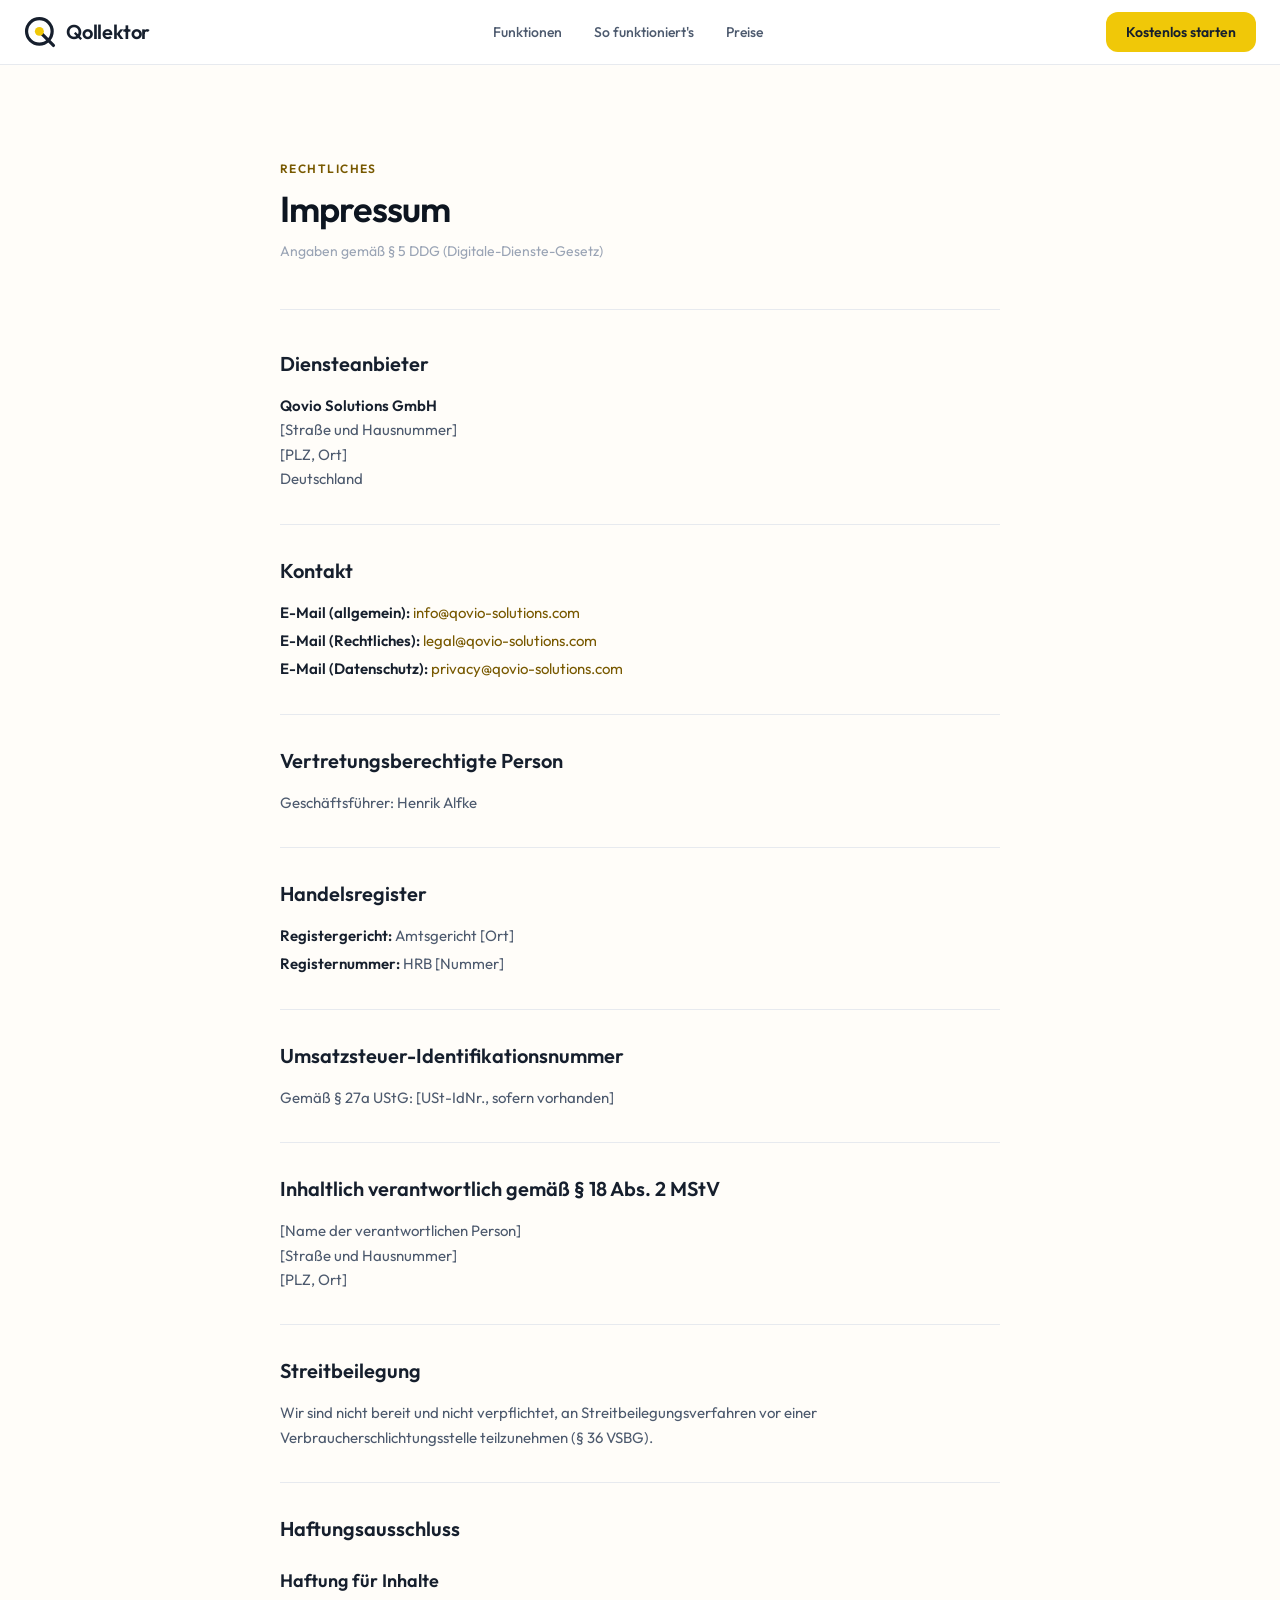
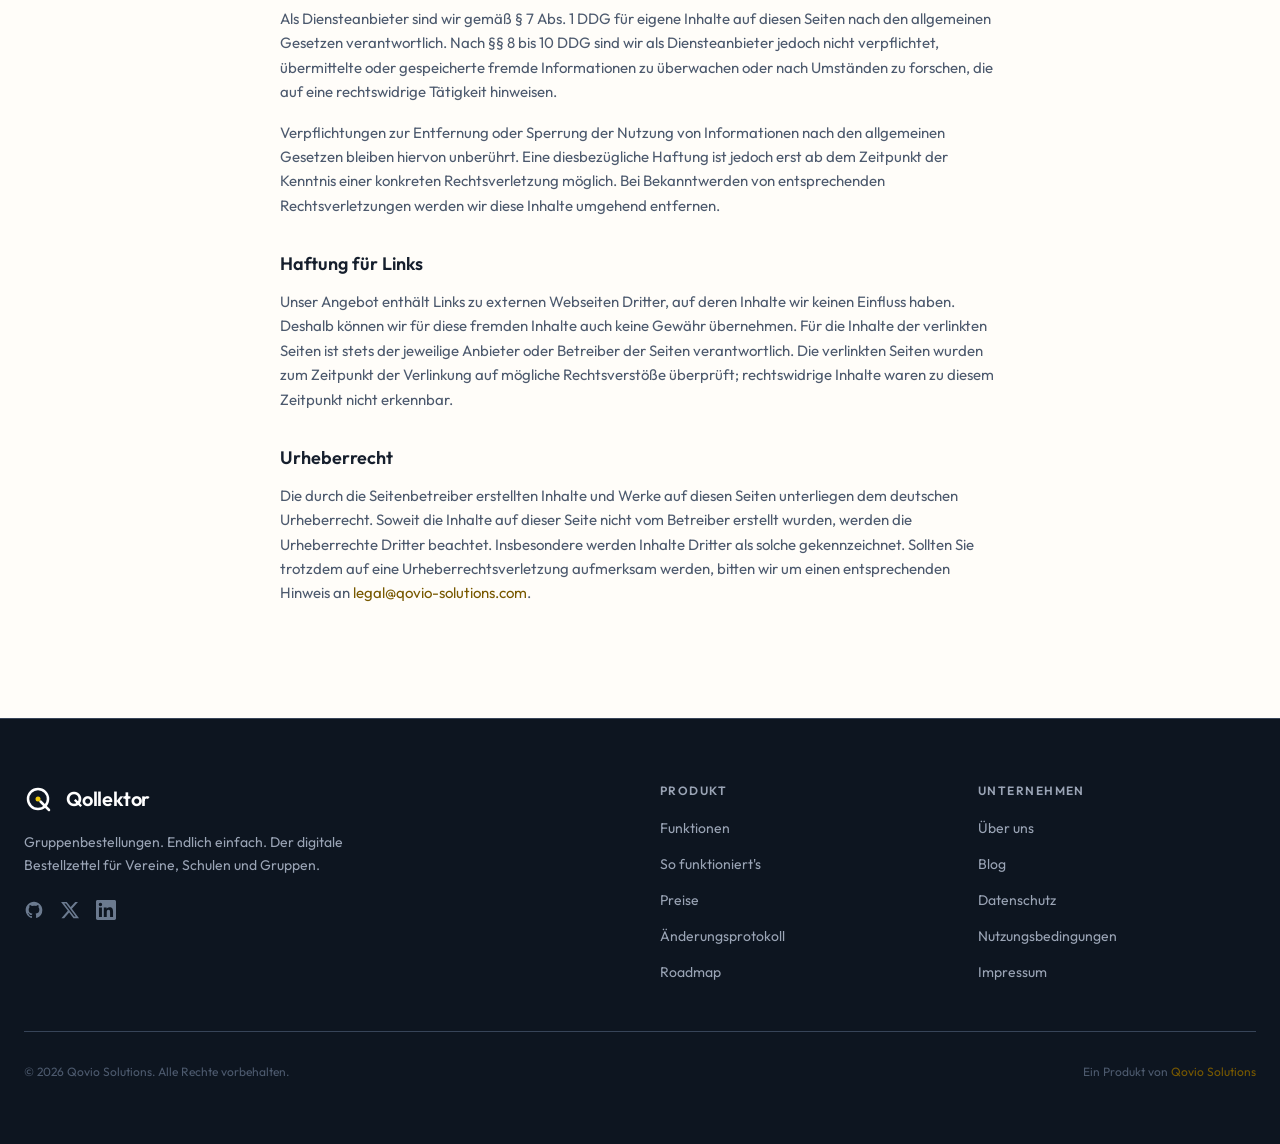
<file: impressum/index.html>
<!DOCTYPE html><html lang="de"> <head><meta charset="UTF-8"><meta name="viewport" content="width=device-width, initial-scale=1.0"><meta name="description" content="Impressum der Qovio Solutions GmbH gemäß § 5 DDG."><link rel="icon" type="image/svg+xml" href="/favicon.svg"><link rel="preconnect" href="https://fonts.googleapis.com"><link rel="preconnect" href="https://fonts.gstatic.com" crossorigin><link href="https://fonts.googleapis.com/css2?family=Outfit:wght@400;500;600;700&family=JetBrains+Mono:wght@500&display=swap" rel="stylesheet"><title>Impressum – Qollektor</title><link rel="stylesheet" href="/_astro/datenschutz.DM3uwe9v.css"></head> <body>  <header class="sticky top-0 z-50 border-b border-ink-200 bg-white"> <div class="mx-auto max-w-screen-xl px-6"> <nav class="flex h-16 items-center justify-between"> <a href="/" class="flex items-center gap-2.5"> <img src="/logo-mark.svg" alt="" class="h-8 w-8" aria-hidden="true"> <span class="font-semibold text-xl text-ink-800 tracking-[-0.01em]">Qollektor</span> </a> <ul class="hidden md:flex items-center gap-8 text-sm font-medium text-ink-600"> <li><a href="/#funktionen" class="hover:text-ink-800 transition-colors duration-200">Funktionen</a></li> <li><a href="/#so-funktionierts" class="hover:text-ink-800 transition-colors duration-200">So funktioniert's</a></li> <li><a href="/#preise" class="hover:text-ink-800 transition-colors duration-200">Preise</a></li> </ul> <a href="#" class="hidden md:inline-flex items-center rounded-xl bg-marigold-400 px-5 py-2.5 text-sm font-semibold text-ink-800 transition-colors hover:bg-marigold-500">
Kostenlos starten
</a> <button id="menu-btn" class="md:hidden flex flex-col justify-center gap-1.5 p-2" aria-label="Menü öffnen" aria-expanded="false"> <span class="block h-0.5 w-6 rounded bg-ink-800 transition-all"></span> <span class="block h-0.5 w-6 rounded bg-ink-800 transition-all"></span> <span class="block h-0.5 w-6 rounded bg-ink-800 transition-all"></span> </button> </nav> <div id="mobile-menu" class="hidden md:hidden border-t border-ink-100 pb-4 pt-3 space-y-1"> <a href="/#funktionen" class="block py-2 text-sm text-ink-600 hover:text-ink-800 transition-colors">Funktionen</a> <a href="/#so-funktionierts" class="block py-2 text-sm text-ink-600 hover:text-ink-800 transition-colors">So funktioniert's</a> <a href="/#preise" class="block py-2 text-sm text-ink-600 hover:text-ink-800 transition-colors">Preise</a> <a href="#" class="mt-3 block rounded-xl bg-marigold-400 py-2.5 text-center text-sm font-semibold text-ink-800 hover:bg-marigold-500 transition-colors">
Kostenlos starten
</a> </div> </div> </header> <script type="module">const t=document.getElementById("menu-btn"),n=document.getElementById("mobile-menu");t?.addEventListener("click",()=>{const e=n?.classList.toggle("hidden");t.setAttribute("aria-expanded",String(!e))});n?.querySelectorAll("a").forEach(e=>e.addEventListener("click",()=>{n.classList.add("hidden"),t?.setAttribute("aria-expanded","false")}));</script> <main class="bg-cream-50"> <div class="mx-auto max-w-3xl px-6 py-16 sm:py-24"> <header class="mb-12"> <p class="text-xs font-semibold uppercase tracking-eyebrow text-marigold-700 mb-3">Rechtliches</p> <h1 class="text-3xl sm:text-4xl font-semibold text-ink-900 tracking-tight">Impressum</h1> <p class="mt-3 text-sm text-ink-400">Angaben gemäß § 5 DDG (Digitale-Dienste-Gesetz)</p> </header> <hr class="border-ink-200 mb-10"> <!-- Diensteanbieter --> <section> <h2 class="text-xl font-semibold text-ink-800 mt-2 mb-4">Diensteanbieter</h2> <p class="text-[15px] leading-relaxed text-ink-600 mb-4"> <strong class="font-semibold text-ink-800">Qovio Solutions GmbH</strong><br>
[Straße und Hausnummer]<br>
[PLZ, Ort]<br>
Deutschland
</p> </section> <hr class="border-ink-200 my-8"> <!-- Kontakt --> <section> <h2 class="text-xl font-semibold text-ink-800 mb-4">Kontakt</h2> <p class="text-[15px] leading-relaxed text-ink-600 mb-1"> <strong class="font-semibold text-ink-800">E-Mail (allgemein):</strong>  <a href="mailto:info@qovio-solutions.com" class="text-marigold-700 hover:underline">info@qovio-solutions.com</a> </p> <p class="text-[15px] leading-relaxed text-ink-600 mb-1"> <strong class="font-semibold text-ink-800">E-Mail (Rechtliches):</strong>  <a href="mailto:legal@qovio-solutions.com" class="text-marigold-700 hover:underline">legal@qovio-solutions.com</a> </p> <p class="text-[15px] leading-relaxed text-ink-600 mb-4"> <strong class="font-semibold text-ink-800">E-Mail (Datenschutz):</strong>  <a href="mailto:privacy@qovio-solutions.com" class="text-marigold-700 hover:underline">privacy@qovio-solutions.com</a> </p> </section> <hr class="border-ink-200 my-8"> <!-- Vertretung --> <section> <h2 class="text-xl font-semibold text-ink-800 mb-4">Vertretungsberechtigte Person</h2> <p class="text-[15px] leading-relaxed text-ink-600 mb-4">
Geschäftsführer: Henrik Alfke
</p> </section> <hr class="border-ink-200 my-8"> <!-- Handelsregister --> <section> <h2 class="text-xl font-semibold text-ink-800 mb-4">Handelsregister</h2> <p class="text-[15px] leading-relaxed text-ink-600 mb-1"> <strong class="font-semibold text-ink-800">Registergericht:</strong> Amtsgericht [Ort]
</p> <p class="text-[15px] leading-relaxed text-ink-600 mb-4"> <strong class="font-semibold text-ink-800">Registernummer:</strong> HRB [Nummer]
</p> </section> <hr class="border-ink-200 my-8"> <!-- USt-IdNr --> <section> <h2 class="text-xl font-semibold text-ink-800 mb-4">Umsatzsteuer-Identifikationsnummer</h2> <p class="text-[15px] leading-relaxed text-ink-600 mb-4">
Gemäß § 27a UStG: [USt-IdNr., sofern vorhanden]
</p> </section> <hr class="border-ink-200 my-8"> <!-- Inhaltlich verantwortlich --> <section> <h2 class="text-xl font-semibold text-ink-800 mb-4">Inhaltlich verantwortlich gemäß § 18 Abs. 2 MStV</h2> <p class="text-[15px] leading-relaxed text-ink-600 mb-4">
[Name der verantwortlichen Person]<br>
[Straße und Hausnummer]<br>
[PLZ, Ort]
</p> </section> <hr class="border-ink-200 my-8"> <!-- Streitbeilegung --> <section> <h2 class="text-xl font-semibold text-ink-800 mb-4">Streitbeilegung</h2> <p class="text-[15px] leading-relaxed text-ink-600 mb-4">
Wir sind nicht bereit und nicht verpflichtet, an Streitbeilegungsverfahren vor einer Verbraucherschlichtungsstelle teilzunehmen (§ 36 VSBG).
</p> </section> <hr class="border-ink-200 my-8"> <!-- Haftungsausschluss --> <section> <h2 class="text-xl font-semibold text-ink-800 mb-4">Haftungsausschluss</h2> <h3 class="text-lg font-semibold text-ink-800 mt-6 mb-3">Haftung für Inhalte</h3> <p class="text-[15px] leading-relaxed text-ink-600 mb-4">
Als Diensteanbieter sind wir gemäß § 7 Abs. 1 DDG für eigene Inhalte auf diesen Seiten nach den allgemeinen Gesetzen verantwortlich. Nach §§ 8 bis 10 DDG sind wir als Diensteanbieter jedoch nicht verpflichtet, übermittelte oder gespeicherte fremde Informationen zu überwachen oder nach Umständen zu forschen, die auf eine rechtswidrige Tätigkeit hinweisen.
</p> <p class="text-[15px] leading-relaxed text-ink-600 mb-4">
Verpflichtungen zur Entfernung oder Sperrung der Nutzung von Informationen nach den allgemeinen Gesetzen bleiben hiervon unberührt. Eine diesbezügliche Haftung ist jedoch erst ab dem Zeitpunkt der Kenntnis einer konkreten Rechtsverletzung möglich. Bei Bekanntwerden von entsprechenden Rechtsverletzungen werden wir diese Inhalte umgehend entfernen.
</p> <h3 class="text-lg font-semibold text-ink-800 mt-8 mb-3">Haftung für Links</h3> <p class="text-[15px] leading-relaxed text-ink-600 mb-4">
Unser Angebot enthält Links zu externen Webseiten Dritter, auf deren Inhalte wir keinen Einfluss haben. Deshalb können wir für diese fremden Inhalte auch keine Gewähr übernehmen. Für die Inhalte der verlinkten Seiten ist stets der jeweilige Anbieter oder Betreiber der Seiten verantwortlich. Die verlinkten Seiten wurden zum Zeitpunkt der Verlinkung auf mögliche Rechtsverstöße überprüft; rechtswidrige Inhalte waren zu diesem Zeitpunkt nicht erkennbar.
</p> <h3 class="text-lg font-semibold text-ink-800 mt-8 mb-3">Urheberrecht</h3> <p class="text-[15px] leading-relaxed text-ink-600 mb-4">
Die durch die Seitenbetreiber erstellten Inhalte und Werke auf diesen Seiten unterliegen dem deutschen Urheberrecht. Soweit die Inhalte auf dieser Seite nicht vom Betreiber erstellt wurden, werden die Urheberrechte Dritter beachtet. Insbesondere werden Inhalte Dritter als solche gekennzeichnet. Sollten Sie trotzdem auf eine Urheberrechtsverletzung aufmerksam werden, bitten wir um einen entsprechenden Hinweis an <a href="mailto:legal@qovio-solutions.com" class="text-marigold-700 hover:underline">legal@qovio-solutions.com</a>.
</p> </section> </div> </main> <footer class="border-t border-ink-700 bg-ink-900 py-16"> <div class="mx-auto max-w-screen-xl px-6"> <div class="grid gap-10 sm:grid-cols-2 lg:grid-cols-4"> <!-- Brand --> <div class="sm:col-span-2 lg:col-span-2"> <a href="/" class="flex items-center gap-2.5"> <!-- Inline SVG with white strokes for dark bg --> <svg class="h-8 w-8 flex-shrink-0" viewBox="0 0 64 64" xmlns="http://www.w3.org/2000/svg" aria-hidden="true"> <g fill="none" stroke="#ffffff" stroke-width="5" stroke-linecap="round" stroke-linejoin="round"> <circle cx="28" cy="32" r="20"></circle> <line x1="33" y1="37" x2="50" y2="54"></line> </g> <circle cx="28" cy="32" r="5" fill="#F0C808"></circle> </svg> <span class="font-semibold text-xl text-white tracking-[-0.01em]">Qollektor</span> </a> <p class="mt-4 max-w-xs text-sm leading-relaxed text-ink-400">
Gruppenbestellungen. Endlich einfach.
          Der digitale Bestellzettel für Vereine, Schulen und Gruppen.
</p> <div class="mt-6 flex gap-4"> <a href="#" aria-label="GitHub" class="text-ink-500 hover:text-white transition-colors"> <svg class="h-5 w-5" fill="currentColor" viewBox="0 0 24 24"> <path fill-rule="evenodd" clip-rule="evenodd" d="M12 2C6.477 2 2 6.484 2 12.017c0 4.425 2.865 8.18 6.839 9.504.5.092.682-.217.682-.483 0-.237-.008-.868-.013-1.703-2.782.605-3.369-1.343-3.369-1.343-.454-1.158-1.11-1.466-1.11-1.466-.908-.62.069-.608.069-.608 1.003.07 1.531 1.032 1.531 1.032.892 1.53 2.341 1.088 2.91.832.092-.647.35-1.088.636-1.338-2.22-.253-4.555-1.113-4.555-4.951 0-1.093.39-1.988 1.029-2.688-.103-.253-.446-1.272.098-2.65 0 0 .84-.27 2.75 1.026A9.564 9.564 0 0112 6.844c.85.004 1.705.115 2.504.337 1.909-1.296 2.747-1.027 2.747-1.027.546 1.379.202 2.398.1 2.651.64.7 1.028 1.595 1.028 2.688 0 3.848-2.339 4.695-4.566 4.943.359.309.678.92.678 1.855 0 1.338-.012 2.419-.012 2.747 0 .268.18.58.688.482A10.019 10.019 0 0022 12.017C22 6.484 17.522 2 12 2z"></path> </svg> </a> <a href="#" aria-label="X / Twitter" class="text-ink-500 hover:text-white transition-colors"> <svg class="h-5 w-5" fill="currentColor" viewBox="0 0 24 24"> <path d="M18.244 2.25h3.308l-7.227 8.26 8.502 11.24H16.17l-5.214-6.817L4.99 21.75H1.68l7.73-8.835L1.254 2.25H8.08l4.713 6.231zm-1.161 17.52h1.833L7.084 4.126H5.117z"></path> </svg> </a> <a href="#" aria-label="LinkedIn" class="text-ink-500 hover:text-white transition-colors"> <svg class="h-5 w-5" fill="currentColor" viewBox="0 0 24 24"> <path d="M20.447 20.452h-3.554v-5.569c0-1.328-.027-3.037-1.852-3.037-1.853 0-2.136 1.445-2.136 2.939v5.667H9.351V9h3.414v1.561h.046c.477-.9 1.637-1.85 3.37-1.85 3.601 0 4.267 2.37 4.267 5.455v6.286zM5.337 7.433a2.062 2.062 0 01-2.063-2.065 2.064 2.064 0 112.063 2.065zm1.782 13.019H3.555V9h3.564v11.452zM22.225 0H1.771C.792 0 0 .774 0 1.729v20.542C0 23.227.792 24 1.771 24h20.451C23.2 24 24 23.227 24 22.271V1.729C24 .774 23.2 0 22.222 0h.003z"></path> </svg> </a> </div> </div> <!-- Product links --> <div> <h4 class="text-xs font-semibold uppercase tracking-eyebrow text-ink-400">Produkt</h4> <ul class="mt-4 space-y-3"> <li> <a href="/#funktionen" class="text-sm text-ink-400 hover:text-white transition-colors"> Funktionen </a> </li><li> <a href="/#so-funktionierts" class="text-sm text-ink-400 hover:text-white transition-colors"> So funktioniert&#39;s </a> </li><li> <a href="/#preise" class="text-sm text-ink-400 hover:text-white transition-colors"> Preise </a> </li><li> <a href="#" class="text-sm text-ink-400 hover:text-white transition-colors"> Änderungsprotokoll </a> </li><li> <a href="#" class="text-sm text-ink-400 hover:text-white transition-colors"> Roadmap </a> </li> </ul> </div> <!-- Company links --> <div> <h4 class="text-xs font-semibold uppercase tracking-eyebrow text-ink-400">Unternehmen</h4> <ul class="mt-4 space-y-3"> <li> <a href="#" class="text-sm text-ink-400 hover:text-white transition-colors"> Über uns </a> </li><li> <a href="#" class="text-sm text-ink-400 hover:text-white transition-colors"> Blog </a> </li><li> <a href="/datenschutz" class="text-sm text-ink-400 hover:text-white transition-colors"> Datenschutz </a> </li><li> <a href="/nutzungsbedingungen" class="text-sm text-ink-400 hover:text-white transition-colors"> Nutzungsbedingungen </a> </li><li> <a href="/impressum" class="text-sm text-ink-400 hover:text-white transition-colors"> Impressum </a> </li> </ul> </div> </div> <div class="mt-12 flex flex-col items-center justify-between gap-4 border-t border-ink-700 pt-8 sm:flex-row"> <p class="text-xs text-ink-600">
&copy; 2026 Qovio Solutions. Alle Rechte vorbehalten.
</p> <p class="text-xs text-ink-600">
Ein Produkt von <span class="text-marigold-700">Qovio Solutions</span> </p> </div> </div> </footer>  </body></html>
</file>
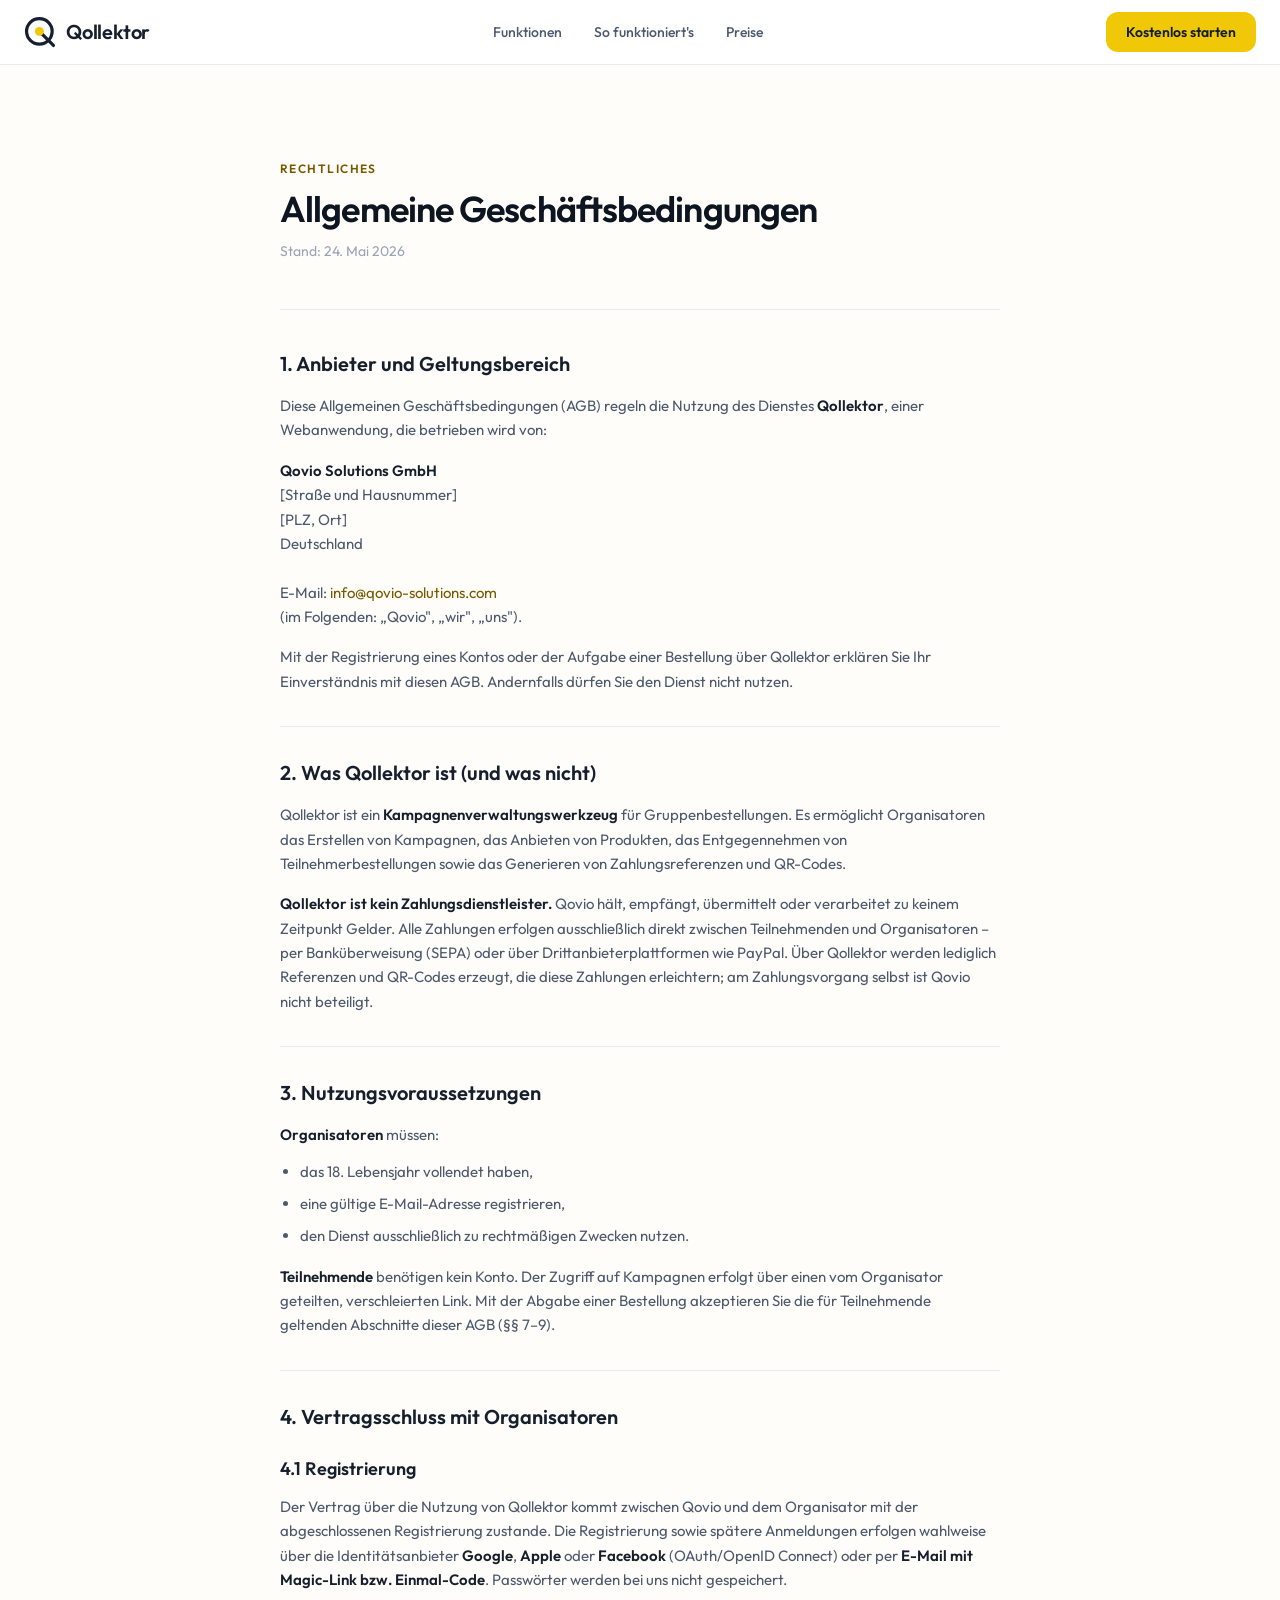
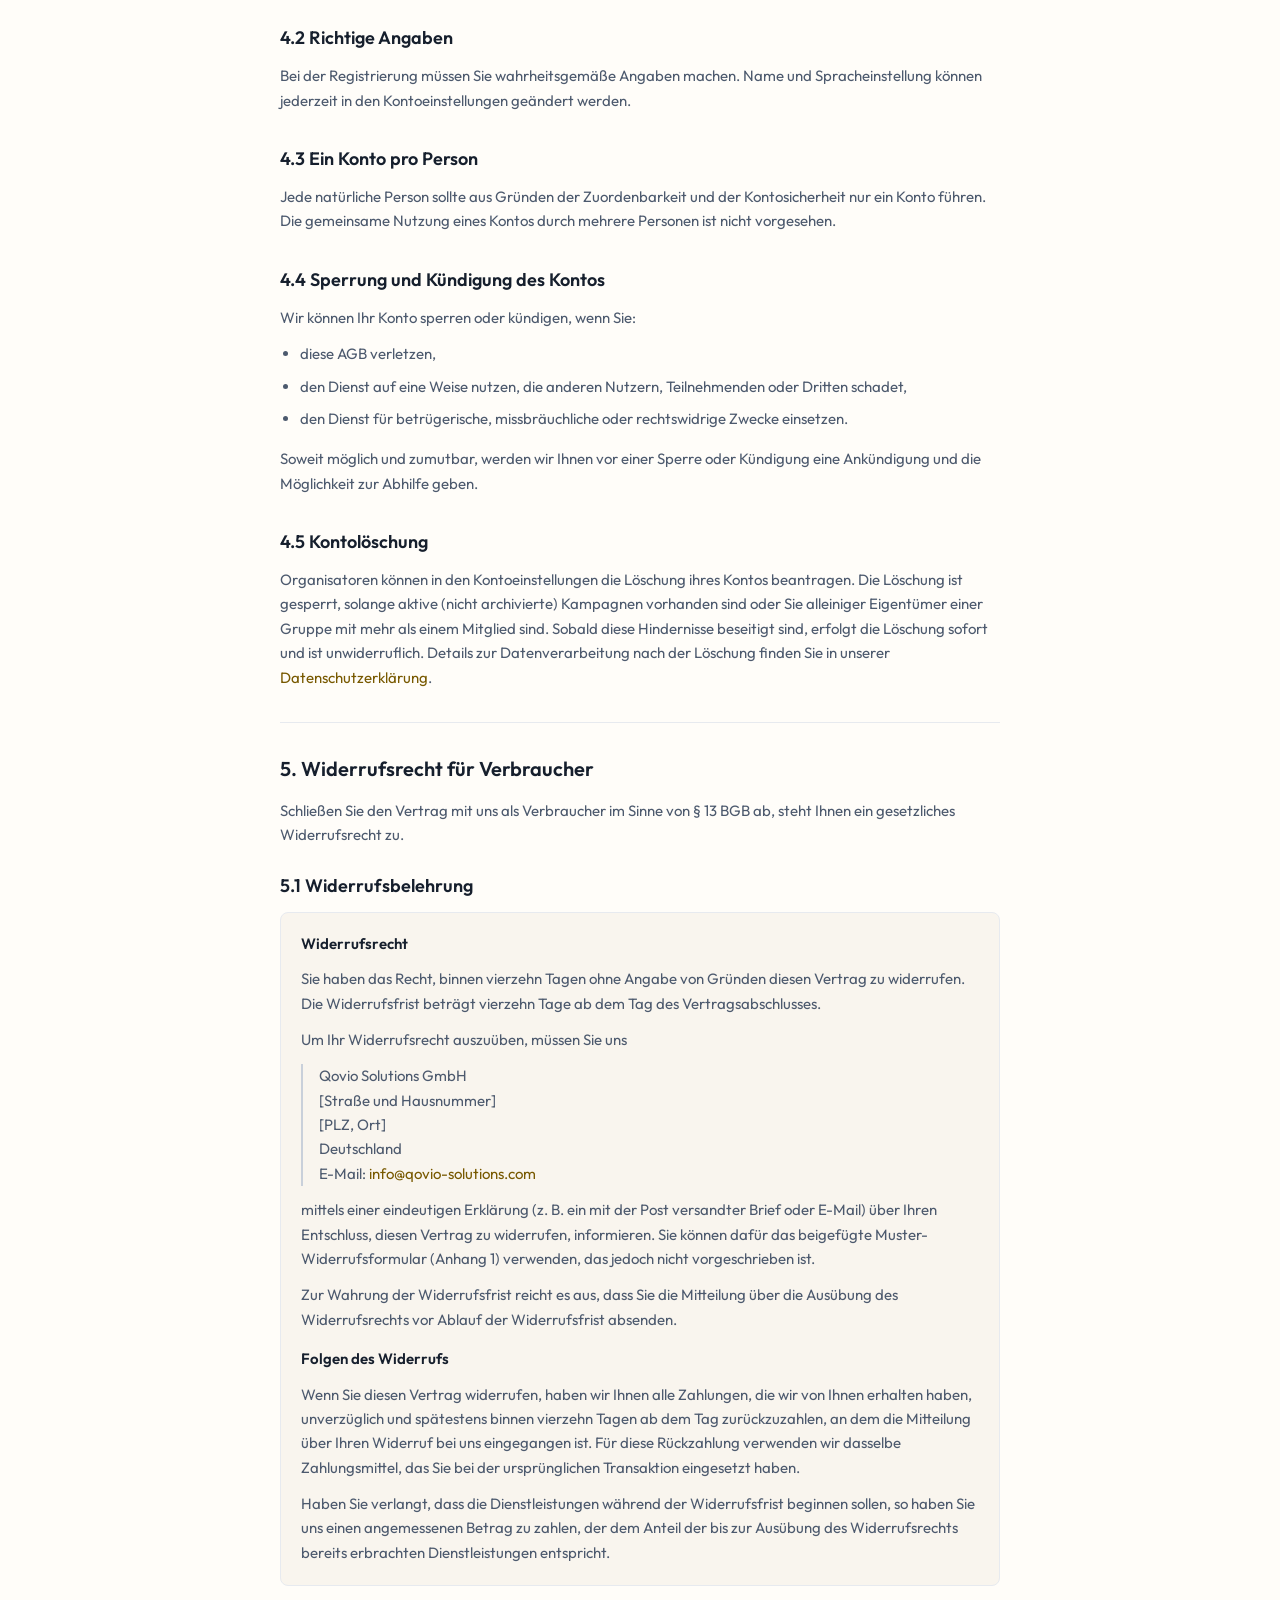
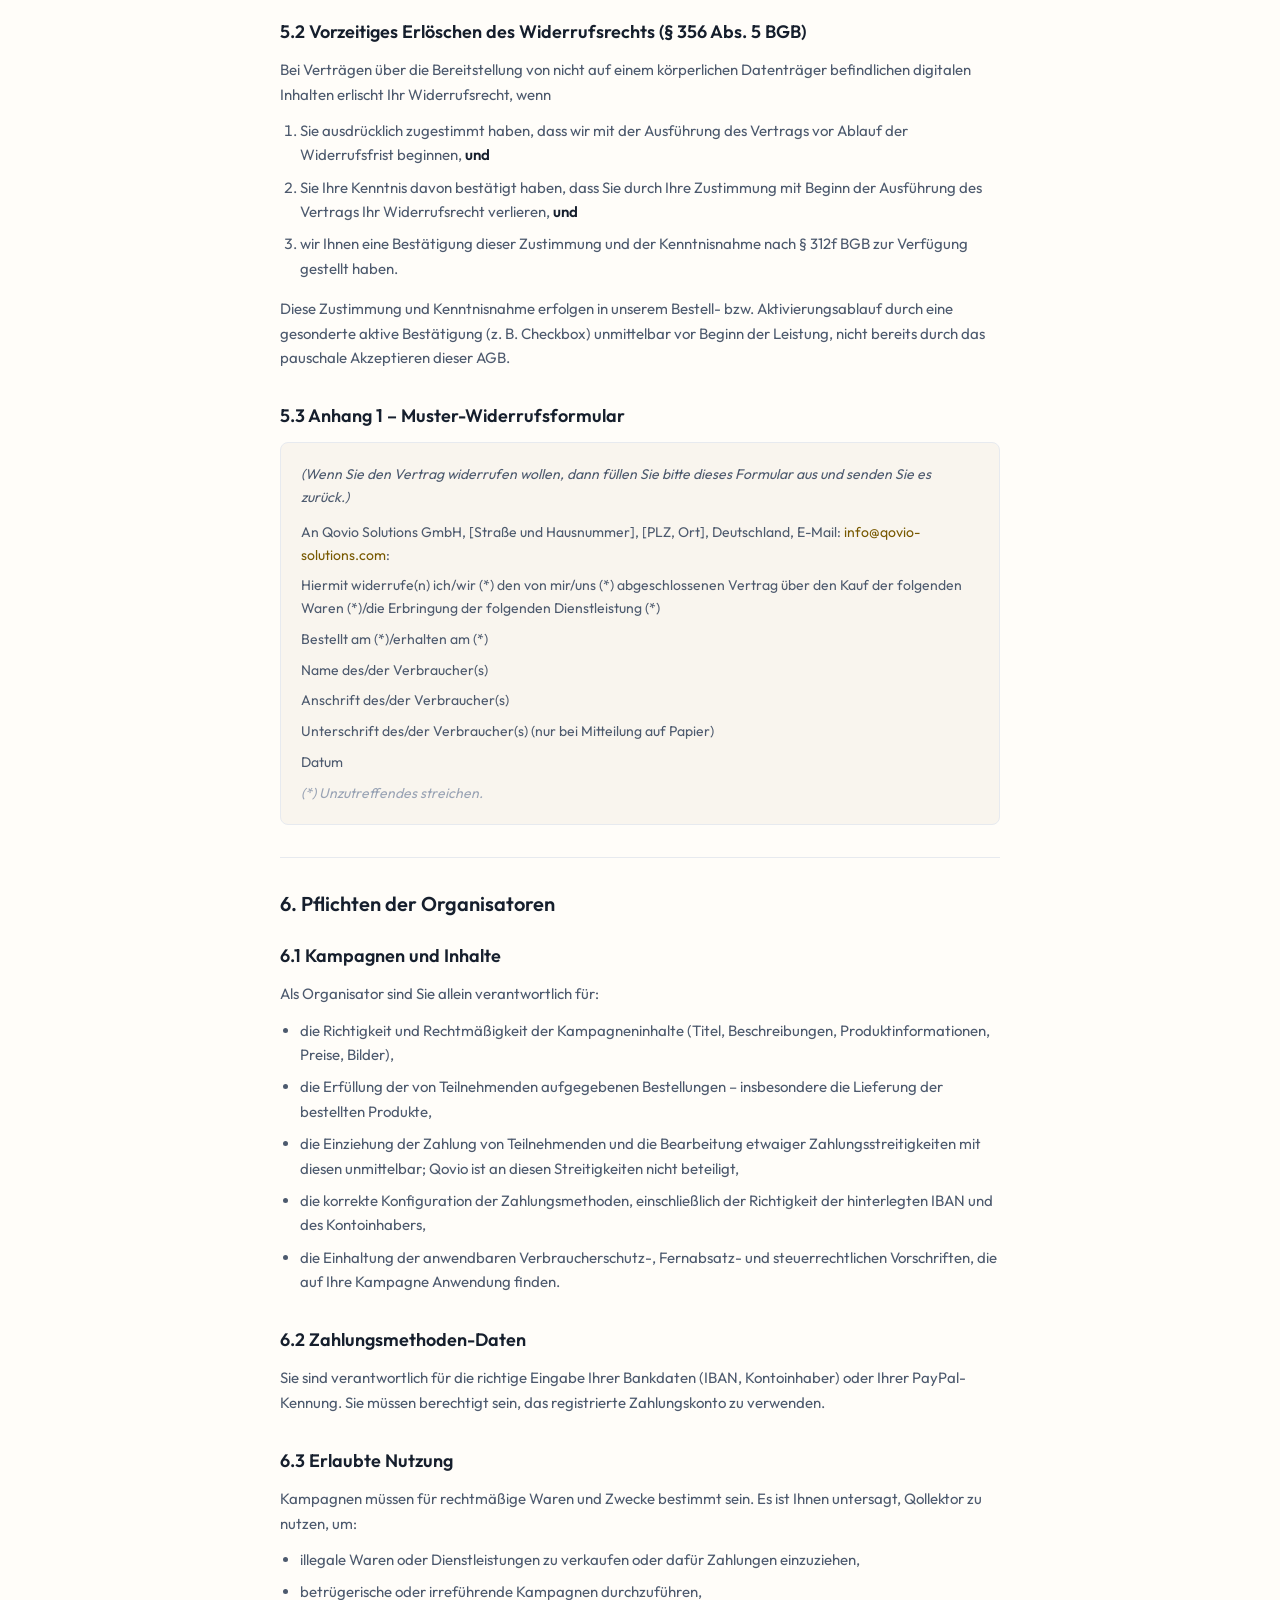
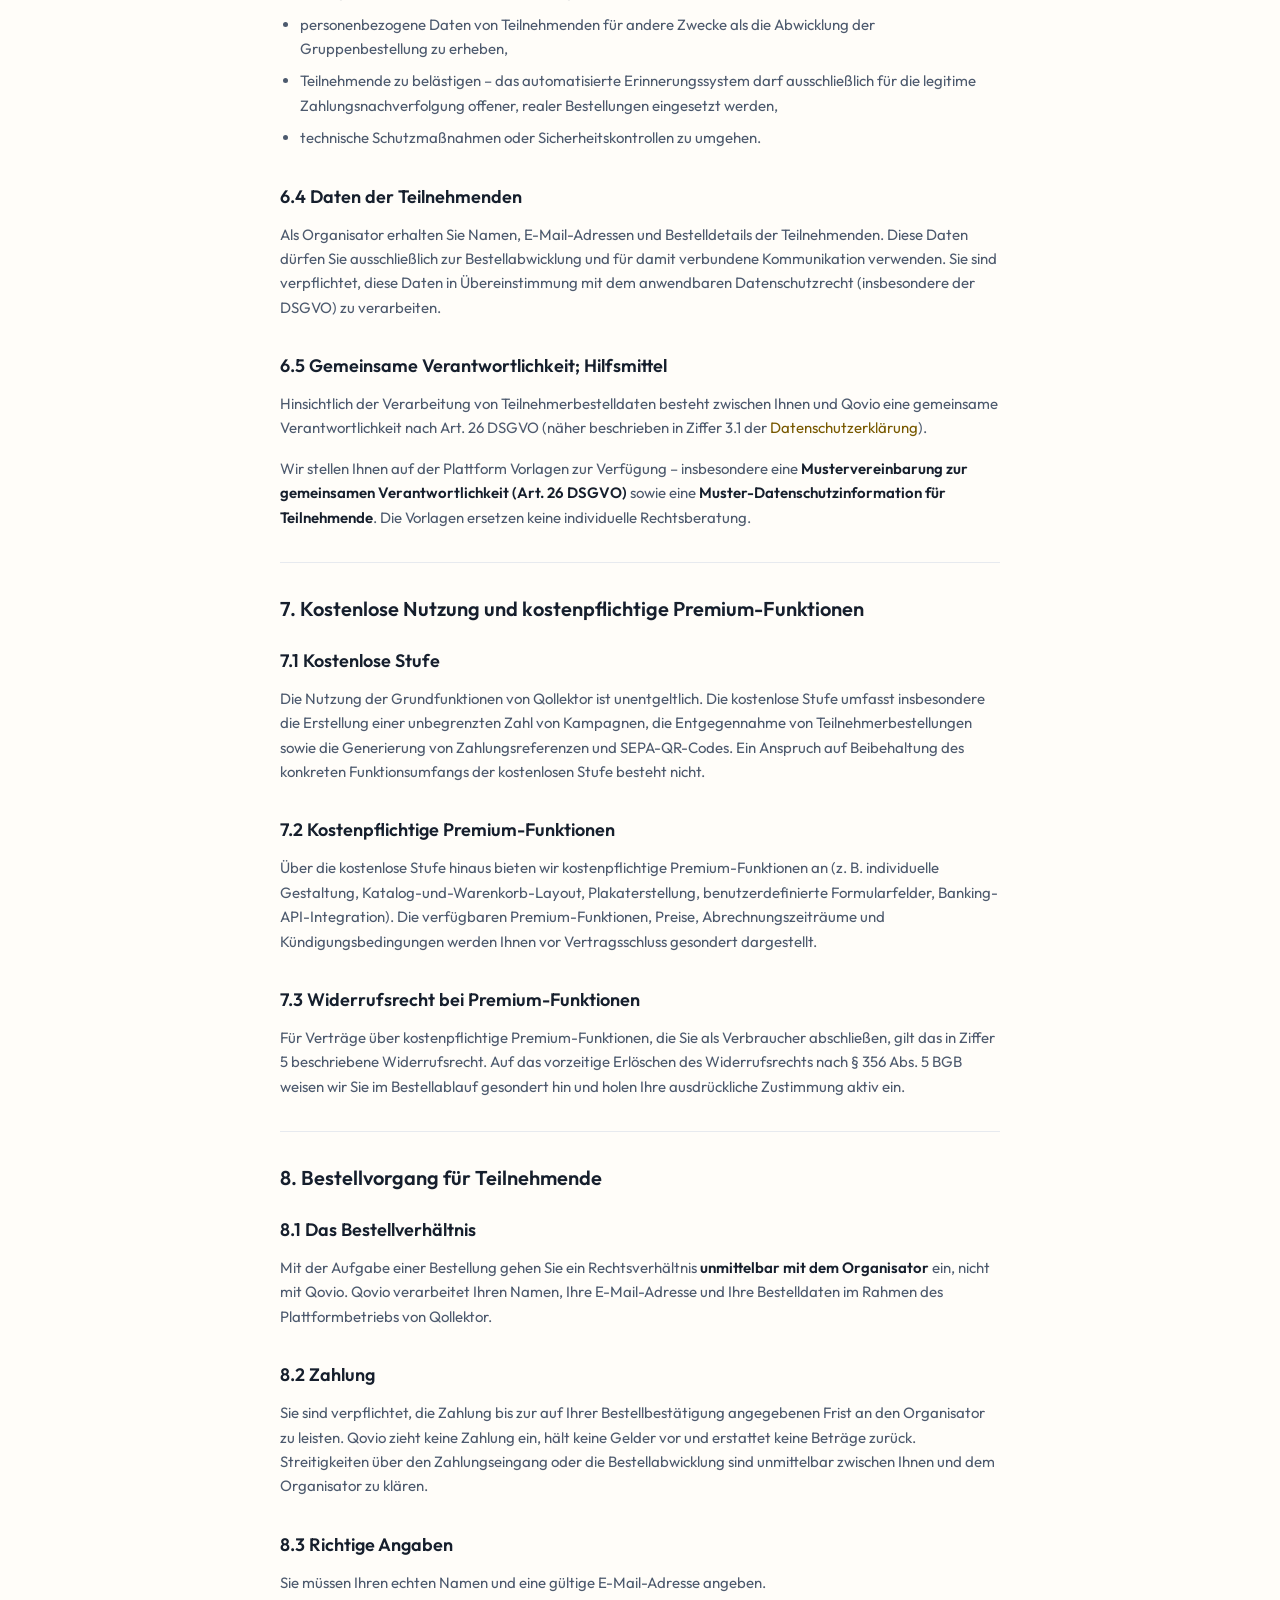
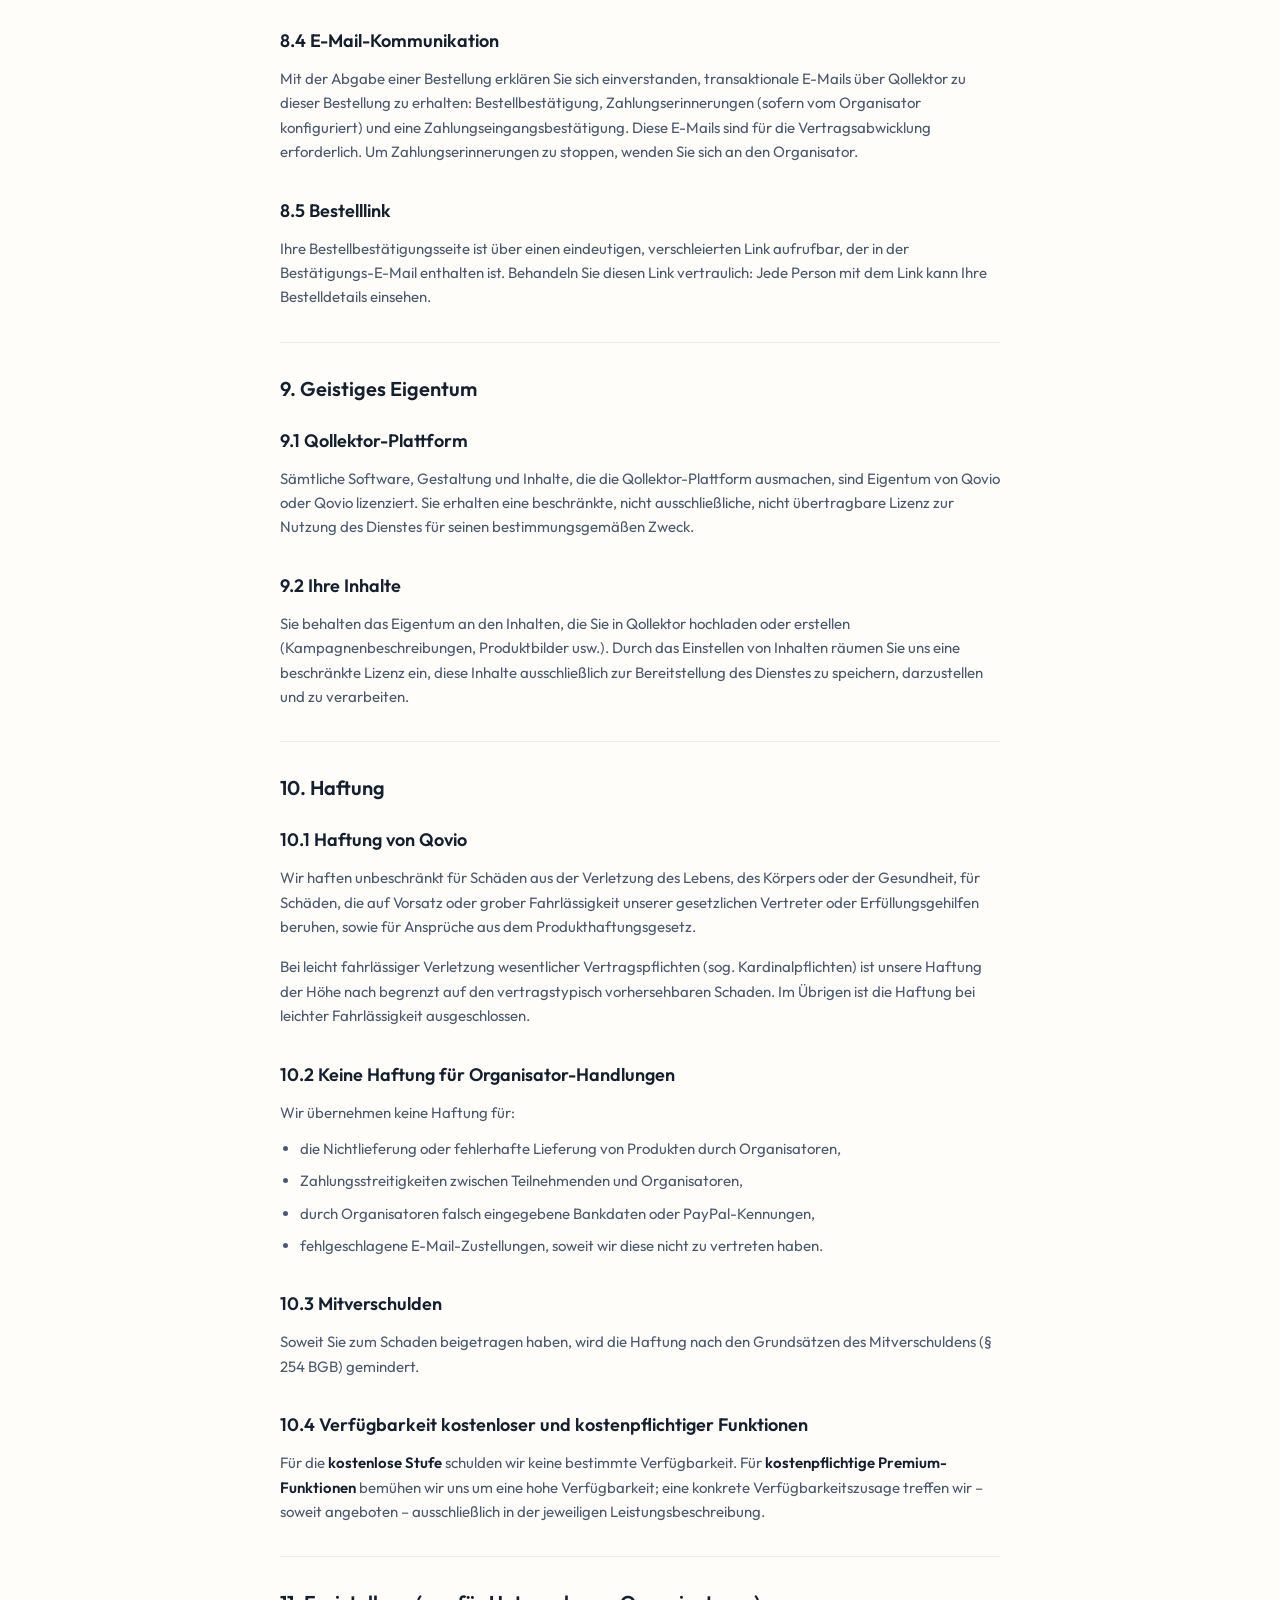
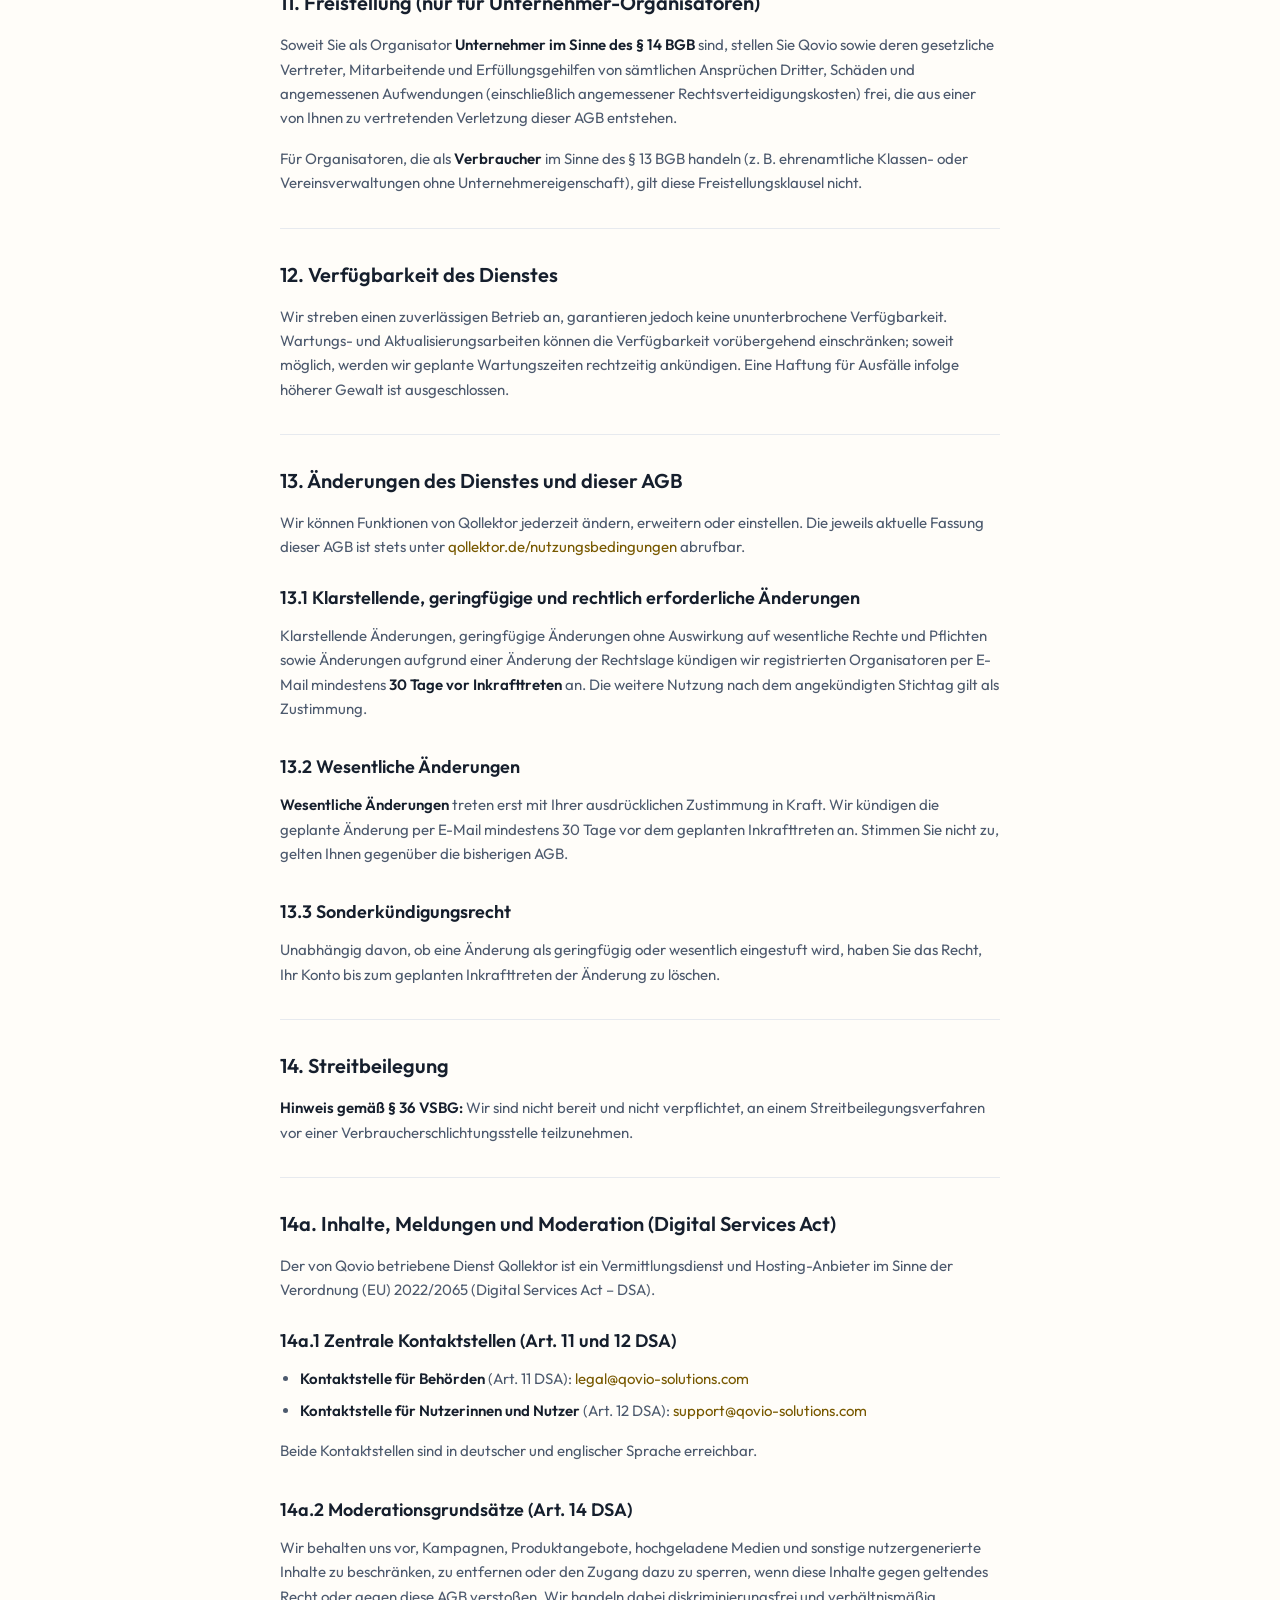
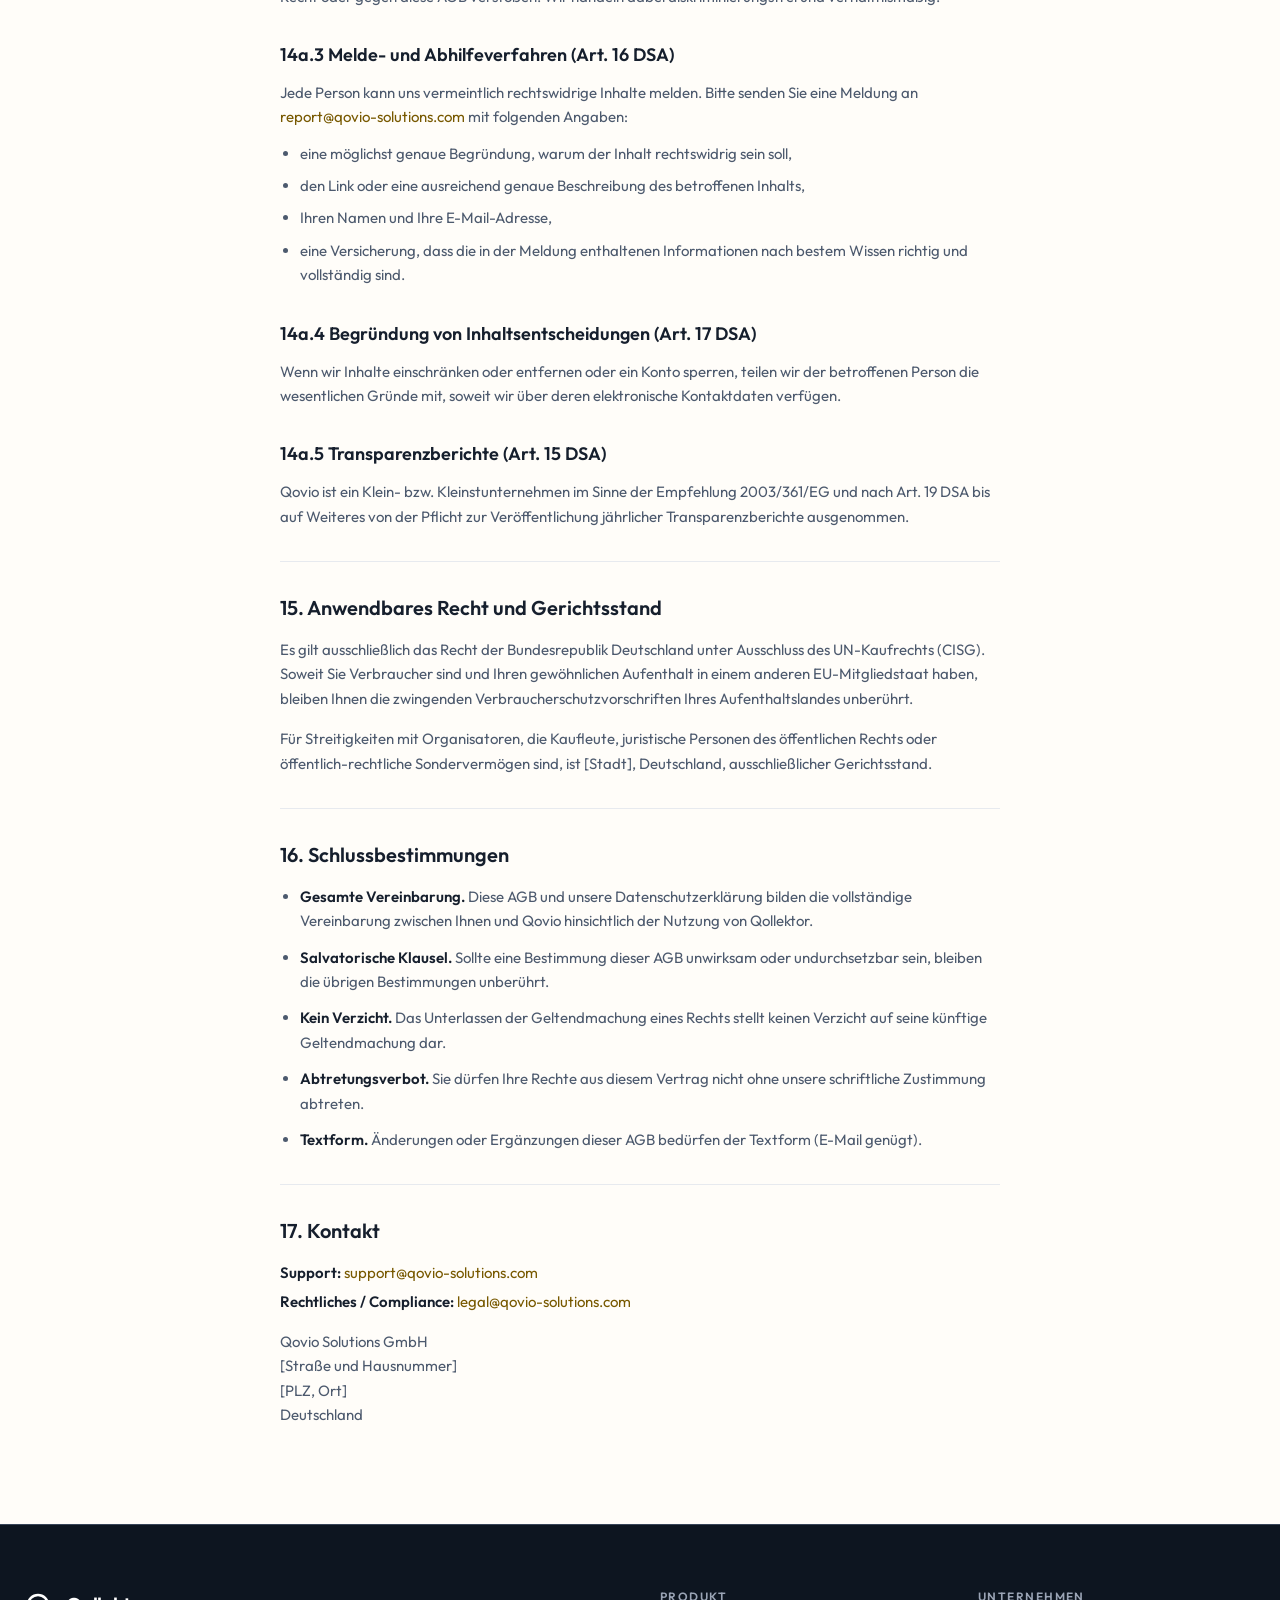
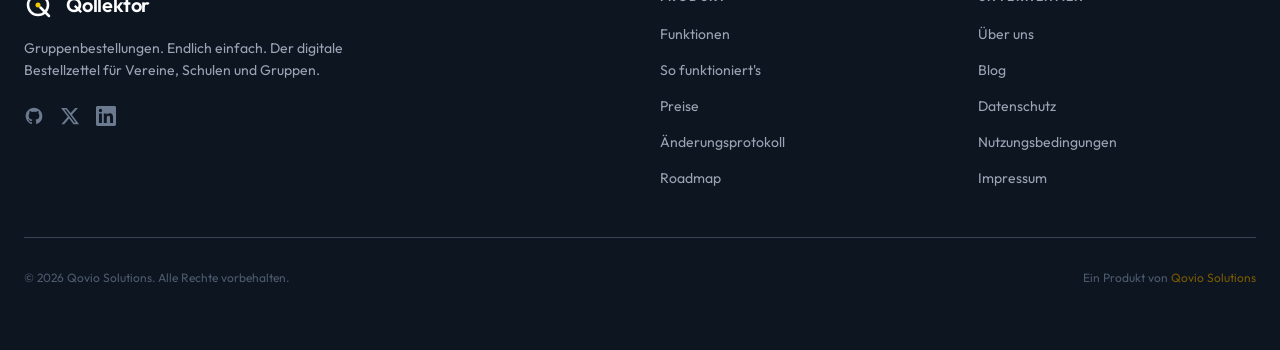
<file: nutzungsbedingungen/index.html>
<!DOCTYPE html><html lang="de"> <head><meta charset="UTF-8"><meta name="viewport" content="width=device-width, initial-scale=1.0"><meta name="description" content="Allgemeine Geschäftsbedingungen der Qovio Solutions GmbH für den Dienst Qollektor."><link rel="icon" type="image/svg+xml" href="/favicon.svg"><link rel="preconnect" href="https://fonts.googleapis.com"><link rel="preconnect" href="https://fonts.gstatic.com" crossorigin><link href="https://fonts.googleapis.com/css2?family=Outfit:wght@400;500;600;700&family=JetBrains+Mono:wght@500&display=swap" rel="stylesheet"><title>Nutzungsbedingungen – Qollektor</title><link rel="stylesheet" href="/_astro/datenschutz.DM3uwe9v.css"></head> <body>  <header class="sticky top-0 z-50 border-b border-ink-200 bg-white"> <div class="mx-auto max-w-screen-xl px-6"> <nav class="flex h-16 items-center justify-between"> <a href="/" class="flex items-center gap-2.5"> <img src="/logo-mark.svg" alt="" class="h-8 w-8" aria-hidden="true"> <span class="font-semibold text-xl text-ink-800 tracking-[-0.01em]">Qollektor</span> </a> <ul class="hidden md:flex items-center gap-8 text-sm font-medium text-ink-600"> <li><a href="/#funktionen" class="hover:text-ink-800 transition-colors duration-200">Funktionen</a></li> <li><a href="/#so-funktionierts" class="hover:text-ink-800 transition-colors duration-200">So funktioniert's</a></li> <li><a href="/#preise" class="hover:text-ink-800 transition-colors duration-200">Preise</a></li> </ul> <a href="#" class="hidden md:inline-flex items-center rounded-xl bg-marigold-400 px-5 py-2.5 text-sm font-semibold text-ink-800 transition-colors hover:bg-marigold-500">
Kostenlos starten
</a> <button id="menu-btn" class="md:hidden flex flex-col justify-center gap-1.5 p-2" aria-label="Menü öffnen" aria-expanded="false"> <span class="block h-0.5 w-6 rounded bg-ink-800 transition-all"></span> <span class="block h-0.5 w-6 rounded bg-ink-800 transition-all"></span> <span class="block h-0.5 w-6 rounded bg-ink-800 transition-all"></span> </button> </nav> <div id="mobile-menu" class="hidden md:hidden border-t border-ink-100 pb-4 pt-3 space-y-1"> <a href="/#funktionen" class="block py-2 text-sm text-ink-600 hover:text-ink-800 transition-colors">Funktionen</a> <a href="/#so-funktionierts" class="block py-2 text-sm text-ink-600 hover:text-ink-800 transition-colors">So funktioniert's</a> <a href="/#preise" class="block py-2 text-sm text-ink-600 hover:text-ink-800 transition-colors">Preise</a> <a href="#" class="mt-3 block rounded-xl bg-marigold-400 py-2.5 text-center text-sm font-semibold text-ink-800 hover:bg-marigold-500 transition-colors">
Kostenlos starten
</a> </div> </div> </header> <script type="module">const t=document.getElementById("menu-btn"),n=document.getElementById("mobile-menu");t?.addEventListener("click",()=>{const e=n?.classList.toggle("hidden");t.setAttribute("aria-expanded",String(!e))});n?.querySelectorAll("a").forEach(e=>e.addEventListener("click",()=>{n.classList.add("hidden"),t?.setAttribute("aria-expanded","false")}));</script> <main class="bg-cream-50"> <div class="mx-auto max-w-3xl px-6 py-16 sm:py-24"> <header class="mb-12"> <p class="text-xs font-semibold uppercase tracking-eyebrow text-marigold-700 mb-3">Rechtliches</p> <h1 class="text-3xl sm:text-4xl font-semibold text-ink-900 tracking-tight">Allgemeine Geschäftsbedingungen</h1> <p class="mt-3 text-sm text-ink-400">Stand: 24. Mai 2026</p> </header> <hr class="border-ink-200 mb-10"> <!-- 1 --> <section> <h2 class="text-xl font-semibold text-ink-800 mt-2 mb-4">1. Anbieter und Geltungsbereich</h2> <p class="text-[15px] leading-relaxed text-ink-600 mb-4">
Diese Allgemeinen Geschäftsbedingungen (AGB) regeln die Nutzung des Dienstes <strong class="font-semibold text-ink-800">Qollektor</strong>, einer Webanwendung, die betrieben wird von:
</p> <p class="text-[15px] leading-relaxed text-ink-600 mb-4"> <strong class="font-semibold text-ink-800">Qovio Solutions GmbH</strong><br>
[Straße und Hausnummer]<br>
[PLZ, Ort]<br>
Deutschland<br><br>
E-Mail: <a href="mailto:info@qovio-solutions.com" class="text-marigold-700 hover:underline">info@qovio-solutions.com</a><br>
(im Folgenden: „Qovio", „wir", „uns").
</p> <p class="text-[15px] leading-relaxed text-ink-600 mb-4">
Mit der Registrierung eines Kontos oder der Aufgabe einer Bestellung über Qollektor erklären Sie Ihr Einverständnis mit diesen AGB. Andernfalls dürfen Sie den Dienst nicht nutzen.
</p> </section> <hr class="border-ink-200 my-8"> <!-- 2 --> <section> <h2 class="text-xl font-semibold text-ink-800 mb-4">2. Was Qollektor ist (und was nicht)</h2> <p class="text-[15px] leading-relaxed text-ink-600 mb-4">
Qollektor ist ein <strong class="font-semibold text-ink-800">Kampagnenverwaltungswerkzeug</strong> für Gruppenbestellungen. Es ermöglicht Organisatoren das Erstellen von Kampagnen, das Anbieten von Produkten, das Entgegennehmen von Teilnehmerbestellungen sowie das Generieren von Zahlungsreferenzen und QR-Codes.
</p> <p class="text-[15px] leading-relaxed text-ink-600 mb-4"> <strong class="font-semibold text-ink-800">Qollektor ist kein Zahlungsdienstleister.</strong> Qovio hält, empfängt, übermittelt oder verarbeitet zu keinem Zeitpunkt Gelder. Alle Zahlungen erfolgen ausschließlich direkt zwischen Teilnehmenden und Organisatoren – per Banküberweisung (SEPA) oder über Drittanbieterplattformen wie PayPal. Über Qollektor werden lediglich Referenzen und QR-Codes erzeugt, die diese Zahlungen erleichtern; am Zahlungsvorgang selbst ist Qovio nicht beteiligt.
</p> </section> <hr class="border-ink-200 my-8"> <!-- 3 --> <section> <h2 class="text-xl font-semibold text-ink-800 mb-4">3. Nutzungsvoraussetzungen</h2> <p class="text-[15px] leading-relaxed text-ink-600 mb-3"><strong class="font-semibold text-ink-800">Organisatoren</strong> müssen:</p> <ul class="list-disc pl-5 space-y-2 text-[15px] text-ink-600 mb-4"> <li class="leading-relaxed">das 18. Lebensjahr vollendet haben,</li> <li class="leading-relaxed">eine gültige E-Mail-Adresse registrieren,</li> <li class="leading-relaxed">den Dienst ausschließlich zu rechtmäßigen Zwecken nutzen.</li> </ul> <p class="text-[15px] leading-relaxed text-ink-600 mb-4"> <strong class="font-semibold text-ink-800">Teilnehmende</strong> benötigen kein Konto. Der Zugriff auf Kampagnen erfolgt über einen vom Organisator geteilten, verschleierten Link. Mit der Abgabe einer Bestellung akzeptieren Sie die für Teilnehmende geltenden Abschnitte dieser AGB (§§ 7–9).
</p> </section> <hr class="border-ink-200 my-8"> <!-- 4 --> <section> <h2 class="text-xl font-semibold text-ink-800 mb-4">4. Vertragsschluss mit Organisatoren</h2> <h3 class="text-lg font-semibold text-ink-800 mt-6 mb-3">4.1 Registrierung</h3> <p class="text-[15px] leading-relaxed text-ink-600 mb-4">
Der Vertrag über die Nutzung von Qollektor kommt zwischen Qovio und dem Organisator mit der abgeschlossenen Registrierung zustande. Die Registrierung sowie spätere Anmeldungen erfolgen wahlweise über die Identitätsanbieter <strong class="font-semibold text-ink-800">Google</strong>, <strong class="font-semibold text-ink-800">Apple</strong> oder <strong class="font-semibold text-ink-800">Facebook</strong> (OAuth/OpenID Connect) oder per <strong class="font-semibold text-ink-800">E-Mail mit Magic-Link bzw. Einmal-Code</strong>. Passwörter werden bei uns nicht gespeichert.
</p> <h3 class="text-lg font-semibold text-ink-800 mt-8 mb-3">4.2 Richtige Angaben</h3> <p class="text-[15px] leading-relaxed text-ink-600 mb-4">
Bei der Registrierung müssen Sie wahrheitsgemäße Angaben machen. Name und Spracheinstellung können jederzeit in den Kontoeinstellungen geändert werden.
</p> <h3 class="text-lg font-semibold text-ink-800 mt-8 mb-3">4.3 Ein Konto pro Person</h3> <p class="text-[15px] leading-relaxed text-ink-600 mb-4">
Jede natürliche Person sollte aus Gründen der Zuordenbarkeit und der Kontosicherheit nur ein Konto führen. Die gemeinsame Nutzung eines Kontos durch mehrere Personen ist nicht vorgesehen.
</p> <h3 class="text-lg font-semibold text-ink-800 mt-8 mb-3">4.4 Sperrung und Kündigung des Kontos</h3> <p class="text-[15px] leading-relaxed text-ink-600 mb-3">Wir können Ihr Konto sperren oder kündigen, wenn Sie:</p> <ul class="list-disc pl-5 space-y-2 text-[15px] text-ink-600 mb-4"> <li class="leading-relaxed">diese AGB verletzen,</li> <li class="leading-relaxed">den Dienst auf eine Weise nutzen, die anderen Nutzern, Teilnehmenden oder Dritten schadet,</li> <li class="leading-relaxed">den Dienst für betrügerische, missbräuchliche oder rechtswidrige Zwecke einsetzen.</li> </ul> <p class="text-[15px] leading-relaxed text-ink-600 mb-4">
Soweit möglich und zumutbar, werden wir Ihnen vor einer Sperre oder Kündigung eine Ankündigung und die Möglichkeit zur Abhilfe geben.
</p> <h3 class="text-lg font-semibold text-ink-800 mt-8 mb-3">4.5 Kontolöschung</h3> <p class="text-[15px] leading-relaxed text-ink-600 mb-4">
Organisatoren können in den Kontoeinstellungen die Löschung ihres Kontos beantragen. Die Löschung ist gesperrt, solange aktive (nicht archivierte) Kampagnen vorhanden sind oder Sie alleiniger Eigentümer einer Gruppe mit mehr als einem Mitglied sind. Sobald diese Hindernisse beseitigt sind, erfolgt die Löschung sofort und ist unwiderruflich. Details zur Datenverarbeitung nach der Löschung finden Sie in unserer <a href="/datenschutz" class="text-marigold-700 hover:underline">Datenschutzerklärung</a>.
</p> </section> <hr class="border-ink-200 my-8"> <!-- 5 --> <section> <h2 class="text-xl font-semibold text-ink-800 mb-4">5. Widerrufsrecht für Verbraucher</h2> <p class="text-[15px] leading-relaxed text-ink-600 mb-4">
Schließen Sie den Vertrag mit uns als Verbraucher im Sinne von § 13 BGB ab, steht Ihnen ein gesetzliches Widerrufsrecht zu.
</p> <h3 class="text-lg font-semibold text-ink-800 mt-6 mb-3">5.1 Widerrufsbelehrung</h3> <div class="rounded-lg border border-ink-200 bg-cream-100 p-5 mb-6"> <p class="text-[15px] font-semibold text-ink-800 mb-3">Widerrufsrecht</p> <p class="text-[15px] leading-relaxed text-ink-600 mb-3">
Sie haben das Recht, binnen vierzehn Tagen ohne Angabe von Gründen diesen Vertrag zu widerrufen. Die Widerrufsfrist beträgt vierzehn Tage ab dem Tag des Vertragsabschlusses.
</p> <p class="text-[15px] leading-relaxed text-ink-600 mb-3">
Um Ihr Widerrufsrecht auszuüben, müssen Sie uns
</p> <address class="not-italic text-[15px] leading-relaxed text-ink-600 mb-3 pl-4 border-l-2 border-ink-300">
Qovio Solutions GmbH<br>
[Straße und Hausnummer]<br>
[PLZ, Ort]<br>
Deutschland<br>
E-Mail: <a href="mailto:info@qovio-solutions.com" class="text-marigold-700 hover:underline">info@qovio-solutions.com</a> </address> <p class="text-[15px] leading-relaxed text-ink-600 mb-3">
mittels einer eindeutigen Erklärung (z. B. ein mit der Post versandter Brief oder E-Mail) über Ihren Entschluss, diesen Vertrag zu widerrufen, informieren. Sie können dafür das beigefügte Muster-Widerrufsformular (Anhang 1) verwenden, das jedoch nicht vorgeschrieben ist.
</p> <p class="text-[15px] leading-relaxed text-ink-600 mb-4">
Zur Wahrung der Widerrufsfrist reicht es aus, dass Sie die Mitteilung über die Ausübung des Widerrufsrechts vor Ablauf der Widerrufsfrist absenden.
</p> <p class="text-[15px] font-semibold text-ink-800 mb-3">Folgen des Widerrufs</p> <p class="text-[15px] leading-relaxed text-ink-600 mb-3">
Wenn Sie diesen Vertrag widerrufen, haben wir Ihnen alle Zahlungen, die wir von Ihnen erhalten haben, unverzüglich und spätestens binnen vierzehn Tagen ab dem Tag zurückzuzahlen, an dem die Mitteilung über Ihren Widerruf bei uns eingegangen ist. Für diese Rückzahlung verwenden wir dasselbe Zahlungsmittel, das Sie bei der ursprünglichen Transaktion eingesetzt haben.
</p> <p class="text-[15px] leading-relaxed text-ink-600">
Haben Sie verlangt, dass die Dienstleistungen während der Widerrufsfrist beginnen sollen, so haben Sie uns einen angemessenen Betrag zu zahlen, der dem Anteil der bis zur Ausübung des Widerrufsrechts bereits erbrachten Dienstleistungen entspricht.
</p> </div> <h3 class="text-lg font-semibold text-ink-800 mt-8 mb-3">5.2 Vorzeitiges Erlöschen des Widerrufsrechts (§ 356 Abs. 5 BGB)</h3> <p class="text-[15px] leading-relaxed text-ink-600 mb-3">
Bei Verträgen über die Bereitstellung von nicht auf einem körperlichen Datenträger befindlichen digitalen Inhalten erlischt Ihr Widerrufsrecht, wenn
</p> <ol class="list-decimal pl-5 space-y-2 text-[15px] text-ink-600 mb-4"> <li class="leading-relaxed">Sie ausdrücklich zugestimmt haben, dass wir mit der Ausführung des Vertrags vor Ablauf der Widerrufsfrist beginnen, <strong class="font-semibold text-ink-800">und</strong></li> <li class="leading-relaxed">Sie Ihre Kenntnis davon bestätigt haben, dass Sie durch Ihre Zustimmung mit Beginn der Ausführung des Vertrags Ihr Widerrufsrecht verlieren, <strong class="font-semibold text-ink-800">und</strong></li> <li class="leading-relaxed">wir Ihnen eine Bestätigung dieser Zustimmung und der Kenntnisnahme nach § 312f BGB zur Verfügung gestellt haben.</li> </ol> <p class="text-[15px] leading-relaxed text-ink-600 mb-4">
Diese Zustimmung und Kenntnisnahme erfolgen in unserem Bestell- bzw. Aktivierungsablauf durch eine gesonderte aktive Bestätigung (z. B. Checkbox) unmittelbar vor Beginn der Leistung, nicht bereits durch das pauschale Akzeptieren dieser AGB.
</p> <h3 class="text-lg font-semibold text-ink-800 mt-8 mb-3">5.3 Anhang 1 – Muster-Widerrufsformular</h3> <div class="rounded-lg border border-ink-200 bg-cream-100 p-5 text-[14px] leading-relaxed text-ink-600"> <p class="italic mb-3">(Wenn Sie den Vertrag widerrufen wollen, dann füllen Sie bitte dieses Formular aus und senden Sie es zurück.)</p> <p class="mb-2">An Qovio Solutions GmbH, [Straße und Hausnummer], [PLZ, Ort], Deutschland, E-Mail: <a href="mailto:info@qovio-solutions.com" class="text-marigold-700 hover:underline">info@qovio-solutions.com</a>:</p> <p class="mb-2">Hiermit widerrufe(n) ich/wir (*) den von mir/uns (*) abgeschlossenen Vertrag über den Kauf der folgenden Waren (*)/die Erbringung der folgenden Dienstleistung (*)</p> <p class="mb-2">Bestellt am (*)/erhalten am (*)</p> <p class="mb-2">Name des/der Verbraucher(s)</p> <p class="mb-2">Anschrift des/der Verbraucher(s)</p> <p class="mb-2">Unterschrift des/der Verbraucher(s) (nur bei Mitteilung auf Papier)</p> <p class="mb-2">Datum</p> <p class="italic text-ink-400">(*) Unzutreffendes streichen.</p> </div> </section> <hr class="border-ink-200 my-8"> <!-- 6 --> <section> <h2 class="text-xl font-semibold text-ink-800 mb-4">6. Pflichten der Organisatoren</h2> <h3 class="text-lg font-semibold text-ink-800 mt-6 mb-3">6.1 Kampagnen und Inhalte</h3> <p class="text-[15px] leading-relaxed text-ink-600 mb-3">Als Organisator sind Sie allein verantwortlich für:</p> <ul class="list-disc pl-5 space-y-2 text-[15px] text-ink-600 mb-4"> <li class="leading-relaxed">die Richtigkeit und Rechtmäßigkeit der Kampagneninhalte (Titel, Beschreibungen, Produktinformationen, Preise, Bilder),</li> <li class="leading-relaxed">die Erfüllung der von Teilnehmenden aufgegebenen Bestellungen – insbesondere die Lieferung der bestellten Produkte,</li> <li class="leading-relaxed">die Einziehung der Zahlung von Teilnehmenden und die Bearbeitung etwaiger Zahlungsstreitigkeiten mit diesen unmittelbar; Qovio ist an diesen Streitigkeiten nicht beteiligt,</li> <li class="leading-relaxed">die korrekte Konfiguration der Zahlungsmethoden, einschließlich der Richtigkeit der hinterlegten IBAN und des Kontoinhabers,</li> <li class="leading-relaxed">die Einhaltung der anwendbaren Verbraucherschutz-, Fernabsatz- und steuerrechtlichen Vorschriften, die auf Ihre Kampagne Anwendung finden.</li> </ul> <h3 class="text-lg font-semibold text-ink-800 mt-8 mb-3">6.2 Zahlungsmethoden-Daten</h3> <p class="text-[15px] leading-relaxed text-ink-600 mb-4">
Sie sind verantwortlich für die richtige Eingabe Ihrer Bankdaten (IBAN, Kontoinhaber) oder Ihrer PayPal-Kennung. Sie müssen berechtigt sein, das registrierte Zahlungskonto zu verwenden.
</p> <h3 class="text-lg font-semibold text-ink-800 mt-8 mb-3">6.3 Erlaubte Nutzung</h3> <p class="text-[15px] leading-relaxed text-ink-600 mb-3">Kampagnen müssen für rechtmäßige Waren und Zwecke bestimmt sein. Es ist Ihnen untersagt, Qollektor zu nutzen, um:</p> <ul class="list-disc pl-5 space-y-2 text-[15px] text-ink-600 mb-4"> <li class="leading-relaxed">illegale Waren oder Dienstleistungen zu verkaufen oder dafür Zahlungen einzuziehen,</li> <li class="leading-relaxed">betrügerische oder irreführende Kampagnen durchzuführen,</li> <li class="leading-relaxed">personenbezogene Daten von Teilnehmenden für andere Zwecke als die Abwicklung der Gruppenbestellung zu erheben,</li> <li class="leading-relaxed">Teilnehmende zu belästigen – das automatisierte Erinnerungssystem darf ausschließlich für die legitime Zahlungsnachverfolgung offener, realer Bestellungen eingesetzt werden,</li> <li class="leading-relaxed">technische Schutzmaßnahmen oder Sicherheitskontrollen zu umgehen.</li> </ul> <h3 class="text-lg font-semibold text-ink-800 mt-8 mb-3">6.4 Daten der Teilnehmenden</h3> <p class="text-[15px] leading-relaxed text-ink-600 mb-4">
Als Organisator erhalten Sie Namen, E-Mail-Adressen und Bestelldetails der Teilnehmenden. Diese Daten dürfen Sie ausschließlich zur Bestellabwicklung und für damit verbundene Kommunikation verwenden. Sie sind verpflichtet, diese Daten in Übereinstimmung mit dem anwendbaren Datenschutzrecht (insbesondere der DSGVO) zu verarbeiten.
</p> <h3 class="text-lg font-semibold text-ink-800 mt-8 mb-3">6.5 Gemeinsame Verantwortlichkeit; Hilfsmittel</h3> <p class="text-[15px] leading-relaxed text-ink-600 mb-4">
Hinsichtlich der Verarbeitung von Teilnehmerbestelldaten besteht zwischen Ihnen und Qovio eine gemeinsame Verantwortlichkeit nach Art. 26 DSGVO (näher beschrieben in Ziffer 3.1 der <a href="/datenschutz" class="text-marigold-700 hover:underline">Datenschutzerklärung</a>).
</p> <p class="text-[15px] leading-relaxed text-ink-600 mb-4">
Wir stellen Ihnen auf der Plattform Vorlagen zur Verfügung – insbesondere eine <strong class="font-semibold text-ink-800">Mustervereinbarung zur gemeinsamen Verantwortlichkeit (Art. 26 DSGVO)</strong> sowie eine <strong class="font-semibold text-ink-800">Muster-Datenschutzinformation für Teilnehmende</strong>. Die Vorlagen ersetzen keine individuelle Rechtsberatung.
</p> </section> <hr class="border-ink-200 my-8"> <!-- 7 --> <section> <h2 class="text-xl font-semibold text-ink-800 mb-4">7. Kostenlose Nutzung und kostenpflichtige Premium-Funktionen</h2> <h3 class="text-lg font-semibold text-ink-800 mt-6 mb-3">7.1 Kostenlose Stufe</h3> <p class="text-[15px] leading-relaxed text-ink-600 mb-4">
Die Nutzung der Grundfunktionen von Qollektor ist unentgeltlich. Die kostenlose Stufe umfasst insbesondere die Erstellung einer unbegrenzten Zahl von Kampagnen, die Entgegennahme von Teilnehmerbestellungen sowie die Generierung von Zahlungsreferenzen und SEPA-QR-Codes. Ein Anspruch auf Beibehaltung des konkreten Funktionsumfangs der kostenlosen Stufe besteht nicht.
</p> <h3 class="text-lg font-semibold text-ink-800 mt-8 mb-3">7.2 Kostenpflichtige Premium-Funktionen</h3> <p class="text-[15px] leading-relaxed text-ink-600 mb-4">
Über die kostenlose Stufe hinaus bieten wir kostenpflichtige Premium-Funktionen an (z. B. individuelle Gestaltung, Katalog-und-Warenkorb-Layout, Plakaterstellung, benutzerdefinierte Formularfelder, Banking-API-Integration). Die verfügbaren Premium-Funktionen, Preise, Abrechnungszeiträume und Kündigungsbedingungen werden Ihnen vor Vertragsschluss gesondert dargestellt.
</p> <h3 class="text-lg font-semibold text-ink-800 mt-8 mb-3">7.3 Widerrufsrecht bei Premium-Funktionen</h3> <p class="text-[15px] leading-relaxed text-ink-600 mb-4">
Für Verträge über kostenpflichtige Premium-Funktionen, die Sie als Verbraucher abschließen, gilt das in Ziffer 5 beschriebene Widerrufsrecht. Auf das vorzeitige Erlöschen des Widerrufsrechts nach § 356 Abs. 5 BGB weisen wir Sie im Bestellablauf gesondert hin und holen Ihre ausdrückliche Zustimmung aktiv ein.
</p> </section> <hr class="border-ink-200 my-8"> <!-- 8 --> <section> <h2 class="text-xl font-semibold text-ink-800 mb-4">8. Bestellvorgang für Teilnehmende</h2> <h3 class="text-lg font-semibold text-ink-800 mt-6 mb-3">8.1 Das Bestellverhältnis</h3> <p class="text-[15px] leading-relaxed text-ink-600 mb-4">
Mit der Aufgabe einer Bestellung gehen Sie ein Rechtsverhältnis <strong class="font-semibold text-ink-800">unmittelbar mit dem Organisator</strong> ein, nicht mit Qovio. Qovio verarbeitet Ihren Namen, Ihre E-Mail-Adresse und Ihre Bestelldaten im Rahmen des Plattformbetriebs von Qollektor.
</p> <h3 class="text-lg font-semibold text-ink-800 mt-8 mb-3">8.2 Zahlung</h3> <p class="text-[15px] leading-relaxed text-ink-600 mb-4">
Sie sind verpflichtet, die Zahlung bis zur auf Ihrer Bestellbestätigung angegebenen Frist an den Organisator zu leisten. Qovio zieht keine Zahlung ein, hält keine Gelder vor und erstattet keine Beträge zurück. Streitigkeiten über den Zahlungseingang oder die Bestellabwicklung sind unmittelbar zwischen Ihnen und dem Organisator zu klären.
</p> <h3 class="text-lg font-semibold text-ink-800 mt-8 mb-3">8.3 Richtige Angaben</h3> <p class="text-[15px] leading-relaxed text-ink-600 mb-4">
Sie müssen Ihren echten Namen und eine gültige E-Mail-Adresse angeben.
</p> <h3 class="text-lg font-semibold text-ink-800 mt-8 mb-3">8.4 E-Mail-Kommunikation</h3> <p class="text-[15px] leading-relaxed text-ink-600 mb-4">
Mit der Abgabe einer Bestellung erklären Sie sich einverstanden, transaktionale E-Mails über Qollektor zu dieser Bestellung zu erhalten: Bestellbestätigung, Zahlungserinnerungen (sofern vom Organisator konfiguriert) und eine Zahlungseingangsbestätigung. Diese E-Mails sind für die Vertragsabwicklung erforderlich. Um Zahlungserinnerungen zu stoppen, wenden Sie sich an den Organisator.
</p> <h3 class="text-lg font-semibold text-ink-800 mt-8 mb-3">8.5 Bestelllink</h3> <p class="text-[15px] leading-relaxed text-ink-600 mb-4">
Ihre Bestellbestätigungsseite ist über einen eindeutigen, verschleierten Link aufrufbar, der in der Bestätigungs-E-Mail enthalten ist. Behandeln Sie diesen Link vertraulich: Jede Person mit dem Link kann Ihre Bestelldetails einsehen.
</p> </section> <hr class="border-ink-200 my-8"> <!-- 9 --> <section> <h2 class="text-xl font-semibold text-ink-800 mb-4">9. Geistiges Eigentum</h2> <h3 class="text-lg font-semibold text-ink-800 mt-6 mb-3">9.1 Qollektor-Plattform</h3> <p class="text-[15px] leading-relaxed text-ink-600 mb-4">
Sämtliche Software, Gestaltung und Inhalte, die die Qollektor-Plattform ausmachen, sind Eigentum von Qovio oder Qovio lizenziert. Sie erhalten eine beschränkte, nicht ausschließliche, nicht übertragbare Lizenz zur Nutzung des Dienstes für seinen bestimmungsgemäßen Zweck.
</p> <h3 class="text-lg font-semibold text-ink-800 mt-8 mb-3">9.2 Ihre Inhalte</h3> <p class="text-[15px] leading-relaxed text-ink-600 mb-4">
Sie behalten das Eigentum an den Inhalten, die Sie in Qollektor hochladen oder erstellen (Kampagnenbeschreibungen, Produktbilder usw.). Durch das Einstellen von Inhalten räumen Sie uns eine beschränkte Lizenz ein, diese Inhalte ausschließlich zur Bereitstellung des Dienstes zu speichern, darzustellen und zu verarbeiten.
</p> </section> <hr class="border-ink-200 my-8"> <!-- 10 --> <section> <h2 class="text-xl font-semibold text-ink-800 mb-4">10. Haftung</h2> <h3 class="text-lg font-semibold text-ink-800 mt-6 mb-3">10.1 Haftung von Qovio</h3> <p class="text-[15px] leading-relaxed text-ink-600 mb-4">
Wir haften unbeschränkt für Schäden aus der Verletzung des Lebens, des Körpers oder der Gesundheit, für Schäden, die auf Vorsatz oder grober Fahrlässigkeit unserer gesetzlichen Vertreter oder Erfüllungsgehilfen beruhen, sowie für Ansprüche aus dem Produkthaftungsgesetz.
</p> <p class="text-[15px] leading-relaxed text-ink-600 mb-4">
Bei leicht fahrlässiger Verletzung wesentlicher Vertragspflichten (sog. Kardinalpflichten) ist unsere Haftung der Höhe nach begrenzt auf den vertragstypisch vorhersehbaren Schaden. Im Übrigen ist die Haftung bei leichter Fahrlässigkeit ausgeschlossen.
</p> <h3 class="text-lg font-semibold text-ink-800 mt-8 mb-3">10.2 Keine Haftung für Organisator-Handlungen</h3> <p class="text-[15px] leading-relaxed text-ink-600 mb-3">Wir übernehmen keine Haftung für:</p> <ul class="list-disc pl-5 space-y-2 text-[15px] text-ink-600 mb-4"> <li class="leading-relaxed">die Nichtlieferung oder fehlerhafte Lieferung von Produkten durch Organisatoren,</li> <li class="leading-relaxed">Zahlungsstreitigkeiten zwischen Teilnehmenden und Organisatoren,</li> <li class="leading-relaxed">durch Organisatoren falsch eingegebene Bankdaten oder PayPal-Kennungen,</li> <li class="leading-relaxed">fehlgeschlagene E-Mail-Zustellungen, soweit wir diese nicht zu vertreten haben.</li> </ul> <h3 class="text-lg font-semibold text-ink-800 mt-8 mb-3">10.3 Mitverschulden</h3> <p class="text-[15px] leading-relaxed text-ink-600 mb-4">
Soweit Sie zum Schaden beigetragen haben, wird die Haftung nach den Grundsätzen des Mitverschuldens (§ 254 BGB) gemindert.
</p> <h3 class="text-lg font-semibold text-ink-800 mt-8 mb-3">10.4 Verfügbarkeit kostenloser und kostenpflichtiger Funktionen</h3> <p class="text-[15px] leading-relaxed text-ink-600 mb-4">
Für die <strong class="font-semibold text-ink-800">kostenlose Stufe</strong> schulden wir keine bestimmte Verfügbarkeit. Für <strong class="font-semibold text-ink-800">kostenpflichtige Premium-Funktionen</strong> bemühen wir uns um eine hohe Verfügbarkeit; eine konkrete Verfügbarkeitszusage treffen wir – soweit angeboten – ausschließlich in der jeweiligen Leistungsbeschreibung.
</p> </section> <hr class="border-ink-200 my-8"> <!-- 11 --> <section> <h2 class="text-xl font-semibold text-ink-800 mb-4">11. Freistellung (nur für Unternehmer-Organisatoren)</h2> <p class="text-[15px] leading-relaxed text-ink-600 mb-4">
Soweit Sie als Organisator <strong class="font-semibold text-ink-800">Unternehmer im Sinne des § 14 BGB</strong> sind, stellen Sie Qovio sowie deren gesetzliche Vertreter, Mitarbeitende und Erfüllungsgehilfen von sämtlichen Ansprüchen Dritter, Schäden und angemessenen Aufwendungen (einschließlich angemessener Rechtsverteidigungskosten) frei, die aus einer von Ihnen zu vertretenden Verletzung dieser AGB entstehen.
</p> <p class="text-[15px] leading-relaxed text-ink-600 mb-4">
Für Organisatoren, die als <strong class="font-semibold text-ink-800">Verbraucher</strong> im Sinne des § 13 BGB handeln (z. B. ehrenamtliche Klassen- oder Vereinsverwaltungen ohne Unternehmereigenschaft), gilt diese Freistellungsklausel nicht.
</p> </section> <hr class="border-ink-200 my-8"> <!-- 12 --> <section> <h2 class="text-xl font-semibold text-ink-800 mb-4">12. Verfügbarkeit des Dienstes</h2> <p class="text-[15px] leading-relaxed text-ink-600 mb-4">
Wir streben einen zuverlässigen Betrieb an, garantieren jedoch keine ununterbrochene Verfügbarkeit. Wartungs- und Aktualisierungsarbeiten können die Verfügbarkeit vorübergehend einschränken; soweit möglich, werden wir geplante Wartungszeiten rechtzeitig ankündigen. Eine Haftung für Ausfälle infolge höherer Gewalt ist ausgeschlossen.
</p> </section> <hr class="border-ink-200 my-8"> <!-- 13 --> <section> <h2 class="text-xl font-semibold text-ink-800 mb-4">13. Änderungen des Dienstes und dieser AGB</h2> <p class="text-[15px] leading-relaxed text-ink-600 mb-4">
Wir können Funktionen von Qollektor jederzeit ändern, erweitern oder einstellen. Die jeweils aktuelle Fassung dieser AGB ist stets unter <a href="/nutzungsbedingungen" class="text-marigold-700 hover:underline">qollektor.de/nutzungsbedingungen</a> abrufbar.
</p> <h3 class="text-lg font-semibold text-ink-800 mt-6 mb-3">13.1 Klarstellende, geringfügige und rechtlich erforderliche Änderungen</h3> <p class="text-[15px] leading-relaxed text-ink-600 mb-4">
Klarstellende Änderungen, geringfügige Änderungen ohne Auswirkung auf wesentliche Rechte und Pflichten sowie Änderungen aufgrund einer Änderung der Rechtslage kündigen wir registrierten Organisatoren per E-Mail mindestens <strong class="font-semibold text-ink-800">30 Tage vor Inkrafttreten</strong> an. Die weitere Nutzung nach dem angekündigten Stichtag gilt als Zustimmung.
</p> <h3 class="text-lg font-semibold text-ink-800 mt-8 mb-3">13.2 Wesentliche Änderungen</h3> <p class="text-[15px] leading-relaxed text-ink-600 mb-4"> <strong class="font-semibold text-ink-800">Wesentliche Änderungen</strong> treten erst mit Ihrer ausdrücklichen Zustimmung in Kraft. Wir kündigen die geplante Änderung per E-Mail mindestens 30 Tage vor dem geplanten Inkrafttreten an. Stimmen Sie nicht zu, gelten Ihnen gegenüber die bisherigen AGB.
</p> <h3 class="text-lg font-semibold text-ink-800 mt-8 mb-3">13.3 Sonderkündigungsrecht</h3> <p class="text-[15px] leading-relaxed text-ink-600 mb-4">
Unabhängig davon, ob eine Änderung als geringfügig oder wesentlich eingestuft wird, haben Sie das Recht, Ihr Konto bis zum geplanten Inkrafttreten der Änderung zu löschen.
</p> </section> <hr class="border-ink-200 my-8"> <!-- 14 --> <section> <h2 class="text-xl font-semibold text-ink-800 mb-4">14. Streitbeilegung</h2> <p class="text-[15px] leading-relaxed text-ink-600 mb-4"> <strong class="font-semibold text-ink-800">Hinweis gemäß § 36 VSBG:</strong> Wir sind nicht bereit und nicht verpflichtet, an einem Streitbeilegungsverfahren vor einer Verbraucherschlichtungsstelle teilzunehmen.
</p> </section> <hr class="border-ink-200 my-8"> <!-- 14a --> <section> <h2 class="text-xl font-semibold text-ink-800 mb-4">14a. Inhalte, Meldungen und Moderation (Digital Services Act)</h2> <p class="text-[15px] leading-relaxed text-ink-600 mb-4">
Der von Qovio betriebene Dienst Qollektor ist ein Vermittlungsdienst und Hosting-Anbieter im Sinne der Verordnung (EU) 2022/2065 (Digital Services Act – DSA).
</p> <h3 class="text-lg font-semibold text-ink-800 mt-6 mb-3">14a.1 Zentrale Kontaktstellen (Art. 11 und 12 DSA)</h3> <ul class="list-disc pl-5 space-y-2 text-[15px] text-ink-600 mb-4"> <li class="leading-relaxed"><strong class="font-semibold text-ink-800">Kontaktstelle für Behörden</strong> (Art. 11 DSA): <a href="mailto:legal@qovio-solutions.com" class="text-marigold-700 hover:underline">legal@qovio-solutions.com</a></li> <li class="leading-relaxed"><strong class="font-semibold text-ink-800">Kontaktstelle für Nutzerinnen und Nutzer</strong> (Art. 12 DSA): <a href="mailto:support@qovio-solutions.com" class="text-marigold-700 hover:underline">support@qovio-solutions.com</a></li> </ul> <p class="text-[15px] leading-relaxed text-ink-600 mb-4">Beide Kontaktstellen sind in deutscher und englischer Sprache erreichbar.</p> <h3 class="text-lg font-semibold text-ink-800 mt-8 mb-3">14a.2 Moderationsgrundsätze (Art. 14 DSA)</h3> <p class="text-[15px] leading-relaxed text-ink-600 mb-4">
Wir behalten uns vor, Kampagnen, Produktangebote, hochgeladene Medien und sonstige nutzergenerierte Inhalte zu beschränken, zu entfernen oder den Zugang dazu zu sperren, wenn diese Inhalte gegen geltendes Recht oder gegen diese AGB verstoßen. Wir handeln dabei diskriminierungsfrei und verhältnismäßig.
</p> <h3 class="text-lg font-semibold text-ink-800 mt-8 mb-3">14a.3 Melde- und Abhilfeverfahren (Art. 16 DSA)</h3> <p class="text-[15px] leading-relaxed text-ink-600 mb-3">
Jede Person kann uns vermeintlich rechtswidrige Inhalte melden. Bitte senden Sie eine Meldung an <a href="mailto:report@qovio-solutions.com" class="text-marigold-700 hover:underline">report@qovio-solutions.com</a> mit folgenden Angaben:
</p> <ul class="list-disc pl-5 space-y-2 text-[15px] text-ink-600 mb-4"> <li class="leading-relaxed">eine möglichst genaue Begründung, warum der Inhalt rechtswidrig sein soll,</li> <li class="leading-relaxed">den Link oder eine ausreichend genaue Beschreibung des betroffenen Inhalts,</li> <li class="leading-relaxed">Ihren Namen und Ihre E-Mail-Adresse,</li> <li class="leading-relaxed">eine Versicherung, dass die in der Meldung enthaltenen Informationen nach bestem Wissen richtig und vollständig sind.</li> </ul> <h3 class="text-lg font-semibold text-ink-800 mt-8 mb-3">14a.4 Begründung von Inhaltsentscheidungen (Art. 17 DSA)</h3> <p class="text-[15px] leading-relaxed text-ink-600 mb-4">
Wenn wir Inhalte einschränken oder entfernen oder ein Konto sperren, teilen wir der betroffenen Person die wesentlichen Gründe mit, soweit wir über deren elektronische Kontaktdaten verfügen.
</p> <h3 class="text-lg font-semibold text-ink-800 mt-8 mb-3">14a.5 Transparenzberichte (Art. 15 DSA)</h3> <p class="text-[15px] leading-relaxed text-ink-600 mb-4">
Qovio ist ein Klein- bzw. Kleinstunternehmen im Sinne der Empfehlung 2003/361/EG und nach Art. 19 DSA bis auf Weiteres von der Pflicht zur Veröffentlichung jährlicher Transparenzberichte ausgenommen.
</p> </section> <hr class="border-ink-200 my-8"> <!-- 15 --> <section> <h2 class="text-xl font-semibold text-ink-800 mb-4">15. Anwendbares Recht und Gerichtsstand</h2> <p class="text-[15px] leading-relaxed text-ink-600 mb-4">
Es gilt ausschließlich das Recht der Bundesrepublik Deutschland unter Ausschluss des UN-Kaufrechts (CISG). Soweit Sie Verbraucher sind und Ihren gewöhnlichen Aufenthalt in einem anderen EU-Mitgliedstaat haben, bleiben Ihnen die zwingenden Verbraucherschutzvorschriften Ihres Aufenthaltslandes unberührt.
</p> <p class="text-[15px] leading-relaxed text-ink-600 mb-4">
Für Streitigkeiten mit Organisatoren, die Kaufleute, juristische Personen des öffentlichen Rechts oder öffentlich-rechtliche Sondervermögen sind, ist [Stadt], Deutschland, ausschließlicher Gerichtsstand.
</p> </section> <hr class="border-ink-200 my-8"> <!-- 16 --> <section> <h2 class="text-xl font-semibold text-ink-800 mb-4">16. Schlussbestimmungen</h2> <ul class="list-disc pl-5 space-y-3 text-[15px] text-ink-600 mb-4"> <li class="leading-relaxed"><strong class="font-semibold text-ink-800">Gesamte Vereinbarung.</strong> Diese AGB und unsere Datenschutzerklärung bilden die vollständige Vereinbarung zwischen Ihnen und Qovio hinsichtlich der Nutzung von Qollektor.</li> <li class="leading-relaxed"><strong class="font-semibold text-ink-800">Salvatorische Klausel.</strong> Sollte eine Bestimmung dieser AGB unwirksam oder undurchsetzbar sein, bleiben die übrigen Bestimmungen unberührt.</li> <li class="leading-relaxed"><strong class="font-semibold text-ink-800">Kein Verzicht.</strong> Das Unterlassen der Geltendmachung eines Rechts stellt keinen Verzicht auf seine künftige Geltendmachung dar.</li> <li class="leading-relaxed"><strong class="font-semibold text-ink-800">Abtretungsverbot.</strong> Sie dürfen Ihre Rechte aus diesem Vertrag nicht ohne unsere schriftliche Zustimmung abtreten.</li> <li class="leading-relaxed"><strong class="font-semibold text-ink-800">Textform.</strong> Änderungen oder Ergänzungen dieser AGB bedürfen der Textform (E-Mail genügt).</li> </ul> </section> <hr class="border-ink-200 my-8"> <!-- 17 --> <section> <h2 class="text-xl font-semibold text-ink-800 mb-4">17. Kontakt</h2> <p class="text-[15px] leading-relaxed text-ink-600 mb-1"> <strong class="font-semibold text-ink-800">Support:</strong> <a href="mailto:support@qovio-solutions.com" class="text-marigold-700 hover:underline">support@qovio-solutions.com</a> </p> <p class="text-[15px] leading-relaxed text-ink-600 mb-4"> <strong class="font-semibold text-ink-800">Rechtliches / Compliance:</strong> <a href="mailto:legal@qovio-solutions.com" class="text-marigold-700 hover:underline">legal@qovio-solutions.com</a> </p> <p class="text-[15px] leading-relaxed text-ink-600">
Qovio Solutions GmbH<br>
[Straße und Hausnummer]<br>
[PLZ, Ort]<br>
Deutschland
</p> </section> </div> </main> <footer class="border-t border-ink-700 bg-ink-900 py-16"> <div class="mx-auto max-w-screen-xl px-6"> <div class="grid gap-10 sm:grid-cols-2 lg:grid-cols-4"> <!-- Brand --> <div class="sm:col-span-2 lg:col-span-2"> <a href="/" class="flex items-center gap-2.5"> <!-- Inline SVG with white strokes for dark bg --> <svg class="h-8 w-8 flex-shrink-0" viewBox="0 0 64 64" xmlns="http://www.w3.org/2000/svg" aria-hidden="true"> <g fill="none" stroke="#ffffff" stroke-width="5" stroke-linecap="round" stroke-linejoin="round"> <circle cx="28" cy="32" r="20"></circle> <line x1="33" y1="37" x2="50" y2="54"></line> </g> <circle cx="28" cy="32" r="5" fill="#F0C808"></circle> </svg> <span class="font-semibold text-xl text-white tracking-[-0.01em]">Qollektor</span> </a> <p class="mt-4 max-w-xs text-sm leading-relaxed text-ink-400">
Gruppenbestellungen. Endlich einfach.
          Der digitale Bestellzettel für Vereine, Schulen und Gruppen.
</p> <div class="mt-6 flex gap-4"> <a href="#" aria-label="GitHub" class="text-ink-500 hover:text-white transition-colors"> <svg class="h-5 w-5" fill="currentColor" viewBox="0 0 24 24"> <path fill-rule="evenodd" clip-rule="evenodd" d="M12 2C6.477 2 2 6.484 2 12.017c0 4.425 2.865 8.18 6.839 9.504.5.092.682-.217.682-.483 0-.237-.008-.868-.013-1.703-2.782.605-3.369-1.343-3.369-1.343-.454-1.158-1.11-1.466-1.11-1.466-.908-.62.069-.608.069-.608 1.003.07 1.531 1.032 1.531 1.032.892 1.53 2.341 1.088 2.91.832.092-.647.35-1.088.636-1.338-2.22-.253-4.555-1.113-4.555-4.951 0-1.093.39-1.988 1.029-2.688-.103-.253-.446-1.272.098-2.65 0 0 .84-.27 2.75 1.026A9.564 9.564 0 0112 6.844c.85.004 1.705.115 2.504.337 1.909-1.296 2.747-1.027 2.747-1.027.546 1.379.202 2.398.1 2.651.64.7 1.028 1.595 1.028 2.688 0 3.848-2.339 4.695-4.566 4.943.359.309.678.92.678 1.855 0 1.338-.012 2.419-.012 2.747 0 .268.18.58.688.482A10.019 10.019 0 0022 12.017C22 6.484 17.522 2 12 2z"></path> </svg> </a> <a href="#" aria-label="X / Twitter" class="text-ink-500 hover:text-white transition-colors"> <svg class="h-5 w-5" fill="currentColor" viewBox="0 0 24 24"> <path d="M18.244 2.25h3.308l-7.227 8.26 8.502 11.24H16.17l-5.214-6.817L4.99 21.75H1.68l7.73-8.835L1.254 2.25H8.08l4.713 6.231zm-1.161 17.52h1.833L7.084 4.126H5.117z"></path> </svg> </a> <a href="#" aria-label="LinkedIn" class="text-ink-500 hover:text-white transition-colors"> <svg class="h-5 w-5" fill="currentColor" viewBox="0 0 24 24"> <path d="M20.447 20.452h-3.554v-5.569c0-1.328-.027-3.037-1.852-3.037-1.853 0-2.136 1.445-2.136 2.939v5.667H9.351V9h3.414v1.561h.046c.477-.9 1.637-1.85 3.37-1.85 3.601 0 4.267 2.37 4.267 5.455v6.286zM5.337 7.433a2.062 2.062 0 01-2.063-2.065 2.064 2.064 0 112.063 2.065zm1.782 13.019H3.555V9h3.564v11.452zM22.225 0H1.771C.792 0 0 .774 0 1.729v20.542C0 23.227.792 24 1.771 24h20.451C23.2 24 24 23.227 24 22.271V1.729C24 .774 23.2 0 22.222 0h.003z"></path> </svg> </a> </div> </div> <!-- Product links --> <div> <h4 class="text-xs font-semibold uppercase tracking-eyebrow text-ink-400">Produkt</h4> <ul class="mt-4 space-y-3"> <li> <a href="/#funktionen" class="text-sm text-ink-400 hover:text-white transition-colors"> Funktionen </a> </li><li> <a href="/#so-funktionierts" class="text-sm text-ink-400 hover:text-white transition-colors"> So funktioniert&#39;s </a> </li><li> <a href="/#preise" class="text-sm text-ink-400 hover:text-white transition-colors"> Preise </a> </li><li> <a href="#" class="text-sm text-ink-400 hover:text-white transition-colors"> Änderungsprotokoll </a> </li><li> <a href="#" class="text-sm text-ink-400 hover:text-white transition-colors"> Roadmap </a> </li> </ul> </div> <!-- Company links --> <div> <h4 class="text-xs font-semibold uppercase tracking-eyebrow text-ink-400">Unternehmen</h4> <ul class="mt-4 space-y-3"> <li> <a href="#" class="text-sm text-ink-400 hover:text-white transition-colors"> Über uns </a> </li><li> <a href="#" class="text-sm text-ink-400 hover:text-white transition-colors"> Blog </a> </li><li> <a href="/datenschutz" class="text-sm text-ink-400 hover:text-white transition-colors"> Datenschutz </a> </li><li> <a href="/nutzungsbedingungen" class="text-sm text-ink-400 hover:text-white transition-colors"> Nutzungsbedingungen </a> </li><li> <a href="/impressum" class="text-sm text-ink-400 hover:text-white transition-colors"> Impressum </a> </li> </ul> </div> </div> <div class="mt-12 flex flex-col items-center justify-between gap-4 border-t border-ink-700 pt-8 sm:flex-row"> <p class="text-xs text-ink-600">
&copy; 2026 Qovio Solutions. Alle Rechte vorbehalten.
</p> <p class="text-xs text-ink-600">
Ein Produkt von <span class="text-marigold-700">Qovio Solutions</span> </p> </div> </div> </footer>  </body></html>
</file>
<file: _astro/datenschutz.DM3uwe9v.css>
*,:before,:after{--tw-border-spacing-x: 0;--tw-border-spacing-y: 0;--tw-translate-x: 0;--tw-translate-y: 0;--tw-rotate: 0;--tw-skew-x: 0;--tw-skew-y: 0;--tw-scale-x: 1;--tw-scale-y: 1;--tw-pan-x: ;--tw-pan-y: ;--tw-pinch-zoom: ;--tw-scroll-snap-strictness: proximity;--tw-gradient-from-position: ;--tw-gradient-via-position: ;--tw-gradient-to-position: ;--tw-ordinal: ;--tw-slashed-zero: ;--tw-numeric-figure: ;--tw-numeric-spacing: ;--tw-numeric-fraction: ;--tw-ring-inset: ;--tw-ring-offset-width: 0px;--tw-ring-offset-color: #fff;--tw-ring-color: rgb(59 130 246 / .5);--tw-ring-offset-shadow: 0 0 #0000;--tw-ring-shadow: 0 0 #0000;--tw-shadow: 0 0 #0000;--tw-shadow-colored: 0 0 #0000;--tw-blur: ;--tw-brightness: ;--tw-contrast: ;--tw-grayscale: ;--tw-hue-rotate: ;--tw-invert: ;--tw-saturate: ;--tw-sepia: ;--tw-drop-shadow: ;--tw-backdrop-blur: ;--tw-backdrop-brightness: ;--tw-backdrop-contrast: ;--tw-backdrop-grayscale: ;--tw-backdrop-hue-rotate: ;--tw-backdrop-invert: ;--tw-backdrop-opacity: ;--tw-backdrop-saturate: ;--tw-backdrop-sepia: ;--tw-contain-size: ;--tw-contain-layout: ;--tw-contain-paint: ;--tw-contain-style: }::backdrop{--tw-border-spacing-x: 0;--tw-border-spacing-y: 0;--tw-translate-x: 0;--tw-translate-y: 0;--tw-rotate: 0;--tw-skew-x: 0;--tw-skew-y: 0;--tw-scale-x: 1;--tw-scale-y: 1;--tw-pan-x: ;--tw-pan-y: ;--tw-pinch-zoom: ;--tw-scroll-snap-strictness: proximity;--tw-gradient-from-position: ;--tw-gradient-via-position: ;--tw-gradient-to-position: ;--tw-ordinal: ;--tw-slashed-zero: ;--tw-numeric-figure: ;--tw-numeric-spacing: ;--tw-numeric-fraction: ;--tw-ring-inset: ;--tw-ring-offset-width: 0px;--tw-ring-offset-color: #fff;--tw-ring-color: rgb(59 130 246 / .5);--tw-ring-offset-shadow: 0 0 #0000;--tw-ring-shadow: 0 0 #0000;--tw-shadow: 0 0 #0000;--tw-shadow-colored: 0 0 #0000;--tw-blur: ;--tw-brightness: ;--tw-contrast: ;--tw-grayscale: ;--tw-hue-rotate: ;--tw-invert: ;--tw-saturate: ;--tw-sepia: ;--tw-drop-shadow: ;--tw-backdrop-blur: ;--tw-backdrop-brightness: ;--tw-backdrop-contrast: ;--tw-backdrop-grayscale: ;--tw-backdrop-hue-rotate: ;--tw-backdrop-invert: ;--tw-backdrop-opacity: ;--tw-backdrop-saturate: ;--tw-backdrop-sepia: ;--tw-contain-size: ;--tw-contain-layout: ;--tw-contain-paint: ;--tw-contain-style: }*,:before,:after{box-sizing:border-box;border-width:0;border-style:solid;border-color:#e5e7eb}:before,:after{--tw-content: ""}html,:host{line-height:1.5;-webkit-text-size-adjust:100%;-moz-tab-size:4;-o-tab-size:4;tab-size:4;font-family:Outfit,system-ui,sans-serif;font-feature-settings:normal;font-variation-settings:normal;-webkit-tap-highlight-color:transparent}body{margin:0;line-height:inherit}hr{height:0;color:inherit;border-top-width:1px}abbr:where([title]){-webkit-text-decoration:underline dotted;text-decoration:underline dotted}h1,h2,h3,h4,h5,h6{font-size:inherit;font-weight:inherit}a{color:inherit;text-decoration:inherit}b,strong{font-weight:bolder}code,kbd,samp,pre{font-family:JetBrains Mono,ui-monospace,monospace;font-feature-settings:normal;font-variation-settings:normal;font-size:1em}small{font-size:80%}sub,sup{font-size:75%;line-height:0;position:relative;vertical-align:baseline}sub{bottom:-.25em}sup{top:-.5em}table{text-indent:0;border-color:inherit;border-collapse:collapse}button,input,optgroup,select,textarea{font-family:inherit;font-feature-settings:inherit;font-variation-settings:inherit;font-size:100%;font-weight:inherit;line-height:inherit;letter-spacing:inherit;color:inherit;margin:0;padding:0}button,select{text-transform:none}button,input:where([type=button]),input:where([type=reset]),input:where([type=submit]){-webkit-appearance:button;background-color:transparent;background-image:none}:-moz-focusring{outline:auto}:-moz-ui-invalid{box-shadow:none}progress{vertical-align:baseline}::-webkit-inner-spin-button,::-webkit-outer-spin-button{height:auto}[type=search]{-webkit-appearance:textfield;outline-offset:-2px}::-webkit-search-decoration{-webkit-appearance:none}::-webkit-file-upload-button{-webkit-appearance:button;font:inherit}summary{display:list-item}blockquote,dl,dd,h1,h2,h3,h4,h5,h6,hr,figure,p,pre{margin:0}fieldset{margin:0;padding:0}legend{padding:0}ol,ul,menu{list-style:none;margin:0;padding:0}dialog{padding:0}textarea{resize:vertical}input::-moz-placeholder,textarea::-moz-placeholder{opacity:1;color:#9ca3af}input::placeholder,textarea::placeholder{opacity:1;color:#9ca3af}button,[role=button]{cursor:pointer}:disabled{cursor:default}img,svg,video,canvas,audio,iframe,embed,object{display:block;vertical-align:middle}img,video{max-width:100%;height:auto}[hidden]:where(:not([hidden=until-found])){display:none}html{scroll-behavior:smooth}body{--tw-bg-opacity: 1;background-color:rgb(255 253 249 / var(--tw-bg-opacity, 1));--tw-text-opacity: 1;color:rgb(22 31 45 / var(--tw-text-opacity, 1));-webkit-font-smoothing:antialiased;-moz-osx-font-smoothing:grayscale;font-family:Outfit,system-ui,sans-serif}.absolute{position:absolute}.relative{position:relative}.sticky{position:sticky}.-right-5{right:-1.25rem}.-top-4{top:-1rem}.left-1\/2{left:50%}.top-0{top:0}.top-\[3\.75rem\]{top:3.75rem}.z-50{z-index:50}.mx-auto{margin-left:auto;margin-right:auto}.my-8{margin-top:2rem;margin-bottom:2rem}.mb-1{margin-bottom:.25rem}.mb-10{margin-bottom:2.5rem}.mb-12{margin-bottom:3rem}.mb-2{margin-bottom:.5rem}.mb-3{margin-bottom:.75rem}.mb-4{margin-bottom:1rem}.mb-6{margin-bottom:1.5rem}.ml-2{margin-left:.5rem}.ml-auto{margin-left:auto}.mt-0\.5{margin-top:.125rem}.mt-10{margin-top:2.5rem}.mt-12{margin-top:3rem}.mt-16{margin-top:4rem}.mt-2{margin-top:.5rem}.mt-3{margin-top:.75rem}.mt-4{margin-top:1rem}.mt-5{margin-top:1.25rem}.mt-6{margin-top:1.5rem}.mt-8{margin-top:2rem}.block{display:block}.flex{display:flex}.inline-flex{display:inline-flex}.table{display:table}.grid{display:grid}.hidden{display:none}.h-0\.5{height:.125rem}.h-1\.5{height:.375rem}.h-10{height:2.5rem}.h-11{height:2.75rem}.h-14{height:3.5rem}.h-16{height:4rem}.h-20{height:5rem}.h-4{height:1rem}.h-5{height:1.25rem}.h-8{height:2rem}.h-9{height:2.25rem}.w-1\.5{width:.375rem}.w-10{width:2.5rem}.w-11{width:2.75rem}.w-14{width:3.5rem}.w-20{width:5rem}.w-4{width:1rem}.w-5{width:1.25rem}.w-6{width:1.5rem}.w-8{width:2rem}.w-9{width:2.25rem}.w-full{width:100%}.min-w-0{min-width:0px}.max-w-2xl{max-width:42rem}.max-w-3xl{max-width:48rem}.max-w-md{max-width:28rem}.max-w-screen-xl{max-width:1280px}.max-w-xl{max-width:36rem}.max-w-xs{max-width:20rem}.flex-1{flex:1 1 0%}.flex-shrink-0{flex-shrink:0}.border-collapse{border-collapse:collapse}.-translate-x-1\/2{--tw-translate-x: -50%;transform:translate(var(--tw-translate-x),var(--tw-translate-y)) rotate(var(--tw-rotate)) skew(var(--tw-skew-x)) skewY(var(--tw-skew-y)) scaleX(var(--tw-scale-x)) scaleY(var(--tw-scale-y))}.list-decimal{list-style-type:decimal}.list-disc{list-style-type:disc}.grid-cols-\[1fr_2fr_auto_auto\]{grid-template-columns:1fr 2fr auto auto}.flex-col{flex-direction:column}.flex-wrap{flex-wrap:wrap}.items-start{align-items:flex-start}.items-end{align-items:flex-end}.items-center{align-items:center}.justify-center{justify-content:center}.justify-between{justify-content:space-between}.gap-1{gap:.25rem}.gap-1\.5{gap:.375rem}.gap-10{gap:2.5rem}.gap-12{gap:3rem}.gap-2\.5{gap:.625rem}.gap-3{gap:.75rem}.gap-4{gap:1rem}.gap-5{gap:1.25rem}.gap-8{gap:2rem}.gap-x-2{-moz-column-gap:.5rem;column-gap:.5rem}.gap-x-4{-moz-column-gap:1rem;column-gap:1rem}.gap-y-1{row-gap:.25rem}.space-y-1>:not([hidden])~:not([hidden]){--tw-space-y-reverse: 0;margin-top:calc(.25rem * calc(1 - var(--tw-space-y-reverse)));margin-bottom:calc(.25rem * var(--tw-space-y-reverse))}.space-y-2>:not([hidden])~:not([hidden]){--tw-space-y-reverse: 0;margin-top:calc(.5rem * calc(1 - var(--tw-space-y-reverse)));margin-bottom:calc(.5rem * var(--tw-space-y-reverse))}.space-y-3>:not([hidden])~:not([hidden]){--tw-space-y-reverse: 0;margin-top:calc(.75rem * calc(1 - var(--tw-space-y-reverse)));margin-bottom:calc(.75rem * var(--tw-space-y-reverse))}.divide-y>:not([hidden])~:not([hidden]){--tw-divide-y-reverse: 0;border-top-width:calc(1px * calc(1 - var(--tw-divide-y-reverse)));border-bottom-width:calc(1px * var(--tw-divide-y-reverse))}.divide-ink-100>:not([hidden])~:not([hidden]){--tw-divide-opacity: 1;border-color:rgb(238 240 244 / var(--tw-divide-opacity, 1))}.overflow-hidden{overflow:hidden}.overflow-x-auto{overflow-x:auto}.truncate{overflow:hidden;text-overflow:ellipsis;white-space:nowrap}.whitespace-nowrap{white-space:nowrap}.rounded{border-radius:.25rem}.rounded-2xl{border-radius:1rem}.rounded-full{border-radius:9999px}.rounded-lg{border-radius:.5rem}.rounded-xl{border-radius:.75rem}.border{border-width:1px}.border-b{border-bottom-width:1px}.border-l-2{border-left-width:2px}.border-t{border-top-width:1px}.border-ink-100{--tw-border-opacity: 1;border-color:rgb(238 240 244 / var(--tw-border-opacity, 1))}.border-ink-200{--tw-border-opacity: 1;border-color:rgb(231 234 239 / var(--tw-border-opacity, 1))}.border-ink-300{--tw-border-opacity: 1;border-color:rgb(201 208 218 / var(--tw-border-opacity, 1))}.border-ink-700{--tw-border-opacity: 1;border-color:rgb(55 68 88 / var(--tw-border-opacity, 1))}.border-marigold-200{--tw-border-opacity: 1;border-color:rgb(255 243 133 / var(--tw-border-opacity, 1))}.border-marigold-400{--tw-border-opacity: 1;border-color:rgb(240 200 8 / var(--tw-border-opacity, 1))}.border-white\/20{border-color:#fff3}.bg-clover-50{--tw-bg-opacity: 1;background-color:rgb(232 244 237 / var(--tw-bg-opacity, 1))}.bg-clover-500{--tw-bg-opacity: 1;background-color:rgb(61 143 109 / var(--tw-bg-opacity, 1))}.bg-coral-50{--tw-bg-opacity: 1;background-color:rgb(252 237 232 / var(--tw-bg-opacity, 1))}.bg-cream-100{--tw-bg-opacity: 1;background-color:rgb(249 245 238 / var(--tw-bg-opacity, 1))}.bg-cream-50{--tw-bg-opacity: 1;background-color:rgb(255 253 249 / var(--tw-bg-opacity, 1))}.bg-ink-100{--tw-bg-opacity: 1;background-color:rgb(238 240 244 / var(--tw-bg-opacity, 1))}.bg-ink-800{--tw-bg-opacity: 1;background-color:rgb(22 31 45 / var(--tw-bg-opacity, 1))}.bg-ink-900{--tw-bg-opacity: 1;background-color:rgb(13 21 32 / var(--tw-bg-opacity, 1))}.bg-marigold-100{--tw-bg-opacity: 1;background-color:rgb(255 249 194 / var(--tw-bg-opacity, 1))}.bg-marigold-400{--tw-bg-opacity: 1;background-color:rgb(240 200 8 / var(--tw-bg-opacity, 1))}.bg-marigold-50{--tw-bg-opacity: 1;background-color:rgb(255 253 231 / var(--tw-bg-opacity, 1))}.bg-white{--tw-bg-opacity: 1;background-color:rgb(255 255 255 / var(--tw-bg-opacity, 1))}.p-2{padding:.5rem}.p-5{padding:1.25rem}.p-6{padding:1.5rem}.p-7{padding:1.75rem}.p-8{padding:2rem}.px-2{padding-left:.5rem;padding-right:.5rem}.px-2\.5{padding-left:.625rem;padding-right:.625rem}.px-3{padding-left:.75rem;padding-right:.75rem}.px-4{padding-left:1rem;padding-right:1rem}.px-5{padding-left:1.25rem;padding-right:1.25rem}.px-6{padding-left:1.5rem;padding-right:1.5rem}.px-8{padding-left:2rem;padding-right:2rem}.py-0\.5{padding-top:.125rem;padding-bottom:.125rem}.py-1{padding-top:.25rem;padding-bottom:.25rem}.py-16{padding-top:4rem;padding-bottom:4rem}.py-2{padding-top:.5rem;padding-bottom:.5rem}.py-2\.5{padding-top:.625rem;padding-bottom:.625rem}.py-20{padding-top:5rem;padding-bottom:5rem}.py-24{padding-top:6rem;padding-bottom:6rem}.py-3{padding-top:.75rem;padding-bottom:.75rem}.py-3\.5{padding-top:.875rem;padding-bottom:.875rem}.pb-4{padding-bottom:1rem}.pl-4{padding-left:1rem}.pl-5{padding-left:1.25rem}.pt-3{padding-top:.75rem}.pt-8{padding-top:2rem}.text-left{text-align:left}.text-center{text-align:center}.text-right{text-align:right}.align-top{vertical-align:top}.font-mono{font-family:JetBrains Mono,ui-monospace,monospace}.text-3xl{font-size:1.875rem;line-height:2.25rem}.text-4xl{font-size:2.25rem;line-height:2.5rem}.text-5xl{font-size:3rem;line-height:1}.text-\[14px\]{font-size:14px}.text-\[15px\]{font-size:15px}.text-base{font-size:1rem;line-height:1.5rem}.text-lg{font-size:1.125rem;line-height:1.75rem}.text-sm{font-size:.875rem;line-height:1.25rem}.text-xl{font-size:1.25rem;line-height:1.75rem}.text-xs{font-size:.75rem;line-height:1rem}.font-medium{font-weight:500}.font-semibold{font-weight:600}.uppercase{text-transform:uppercase}.italic{font-style:italic}.not-italic{font-style:normal}.leading-\[1\.1\]{line-height:1.1}.leading-relaxed{line-height:1.625}.leading-tight{line-height:1.25}.tracking-\[-0\.01em\]{letter-spacing:-.01em}.tracking-\[-0\.02em\]{letter-spacing:-.02em}.tracking-eyebrow{letter-spacing:.12em}.tracking-tight{letter-spacing:-.025em}.text-clover-500{--tw-text-opacity: 1;color:rgb(61 143 109 / var(--tw-text-opacity, 1))}.text-clover-700{--tw-text-opacity: 1;color:rgb(42 107 80 / var(--tw-text-opacity, 1))}.text-coral-700{--tw-text-opacity: 1;color:rgb(177 75 55 / var(--tw-text-opacity, 1))}.text-ink-300{--tw-text-opacity: 1;color:rgb(201 208 218 / var(--tw-text-opacity, 1))}.text-ink-400{--tw-text-opacity: 1;color:rgb(154 164 181 / var(--tw-text-opacity, 1))}.text-ink-500{--tw-text-opacity: 1;color:rgb(107 122 143 / var(--tw-text-opacity, 1))}.text-ink-600{--tw-text-opacity: 1;color:rgb(77 90 110 / var(--tw-text-opacity, 1))}.text-ink-700{--tw-text-opacity: 1;color:rgb(55 68 88 / var(--tw-text-opacity, 1))}.text-ink-800{--tw-text-opacity: 1;color:rgb(22 31 45 / var(--tw-text-opacity, 1))}.text-ink-900{--tw-text-opacity: 1;color:rgb(13 21 32 / var(--tw-text-opacity, 1))}.text-marigold-400{--tw-text-opacity: 1;color:rgb(240 200 8 / var(--tw-text-opacity, 1))}.text-marigold-700{--tw-text-opacity: 1;color:rgb(120 89 0 / var(--tw-text-opacity, 1))}.text-marigold-800{--tw-text-opacity: 1;color:rgb(80 60 0 / var(--tw-text-opacity, 1))}.text-white{--tw-text-opacity: 1;color:rgb(255 255 255 / var(--tw-text-opacity, 1))}.underline{text-decoration-line:underline}.shadow-lg{--tw-shadow: 0 8px 16px rgba(22, 31, 45, .06), 0 24px 48px rgba(22, 31, 45, .12);--tw-shadow-colored: 0 8px 16px var(--tw-shadow-color), 0 24px 48px var(--tw-shadow-color);box-shadow:var(--tw-ring-offset-shadow, 0 0 #0000),var(--tw-ring-shadow, 0 0 #0000),var(--tw-shadow)}.shadow-md{--tw-shadow: 0 4px 8px rgba(22, 31, 45, .05), 0 8px 24px rgba(22, 31, 45, .08);--tw-shadow-colored: 0 4px 8px var(--tw-shadow-color), 0 8px 24px var(--tw-shadow-color);box-shadow:var(--tw-ring-offset-shadow, 0 0 #0000),var(--tw-ring-shadow, 0 0 #0000),var(--tw-shadow)}.shadow-xs{--tw-shadow: 0 1px 2px rgba(22, 31, 45, .05);--tw-shadow-colored: 0 1px 2px var(--tw-shadow-color);box-shadow:var(--tw-ring-offset-shadow, 0 0 #0000),var(--tw-ring-shadow, 0 0 #0000),var(--tw-shadow)}.ring-1{--tw-ring-offset-shadow: var(--tw-ring-inset) 0 0 0 var(--tw-ring-offset-width) var(--tw-ring-offset-color);--tw-ring-shadow: var(--tw-ring-inset) 0 0 0 calc(1px + var(--tw-ring-offset-width)) var(--tw-ring-color);box-shadow:var(--tw-ring-offset-shadow),var(--tw-ring-shadow),var(--tw-shadow, 0 0 #0000)}.ring-marigold-400\/20{--tw-ring-color: rgb(240 200 8 / .2)}.transition-all{transition-property:all;transition-timing-function:cubic-bezier(.4,0,.2,1);transition-duration:.15s}.transition-colors{transition-property:color,background-color,border-color,text-decoration-color,fill,stroke;transition-timing-function:cubic-bezier(.4,0,.2,1);transition-duration:.15s}.duration-200{transition-duration:.2s}.hover\:-translate-y-px:hover{--tw-translate-y: -1px;transform:translate(var(--tw-translate-x),var(--tw-translate-y)) rotate(var(--tw-rotate)) skew(var(--tw-skew-x)) skewY(var(--tw-skew-y)) scaleX(var(--tw-scale-x)) scaleY(var(--tw-scale-y))}.hover\:border-ink-300:hover{--tw-border-opacity: 1;border-color:rgb(201 208 218 / var(--tw-border-opacity, 1))}.hover\:border-ink-400:hover{--tw-border-opacity: 1;border-color:rgb(154 164 181 / var(--tw-border-opacity, 1))}.hover\:border-white\/40:hover{border-color:#fff6}.hover\:bg-cream-50:hover{--tw-bg-opacity: 1;background-color:rgb(255 253 249 / var(--tw-bg-opacity, 1))}.hover\:bg-marigold-500:hover{--tw-bg-opacity: 1;background-color:rgb(201 168 0 / var(--tw-bg-opacity, 1))}.hover\:bg-white\/5:hover{background-color:#ffffff0d}.hover\:text-ink-800:hover{--tw-text-opacity: 1;color:rgb(22 31 45 / var(--tw-text-opacity, 1))}.hover\:text-white:hover{--tw-text-opacity: 1;color:rgb(255 255 255 / var(--tw-text-opacity, 1))}.hover\:underline:hover{text-decoration-line:underline}.hover\:shadow-md:hover{--tw-shadow: 0 4px 8px rgba(22, 31, 45, .05), 0 8px 24px rgba(22, 31, 45, .08);--tw-shadow-colored: 0 4px 8px var(--tw-shadow-color), 0 8px 24px var(--tw-shadow-color);box-shadow:var(--tw-ring-offset-shadow, 0 0 #0000),var(--tw-ring-shadow, 0 0 #0000),var(--tw-shadow)}@media(min-width:640px){.sm\:col-span-2{grid-column:span 2 / span 2}.sm\:grid-cols-2{grid-template-columns:repeat(2,minmax(0,1fr))}.sm\:flex-row{flex-direction:row}.sm\:py-24{padding-top:6rem;padding-bottom:6rem}.sm\:text-4xl{font-size:2.25rem;line-height:2.5rem}.sm\:text-5xl{font-size:3rem;line-height:1}.sm\:text-6xl{font-size:3.75rem;line-height:1}}@media(min-width:768px){.md\:flex{display:flex}.md\:inline-flex{display:inline-flex}.md\:hidden{display:none}}@media(min-width:1024px){.lg\:col-span-2{grid-column:span 2 / span 2}.lg\:mt-0{margin-top:0}.lg\:flex{display:flex}.lg\:grid-cols-2{grid-template-columns:repeat(2,minmax(0,1fr))}.lg\:grid-cols-3{grid-template-columns:repeat(3,minmax(0,1fr))}.lg\:grid-cols-4{grid-template-columns:repeat(4,minmax(0,1fr))}.lg\:items-start{align-items:flex-start}.lg\:items-center{align-items:center}.lg\:gap-16{gap:4rem}.lg\:gap-8{gap:2rem}.lg\:py-28{padding-top:7rem;padding-bottom:7rem}}
</file>
